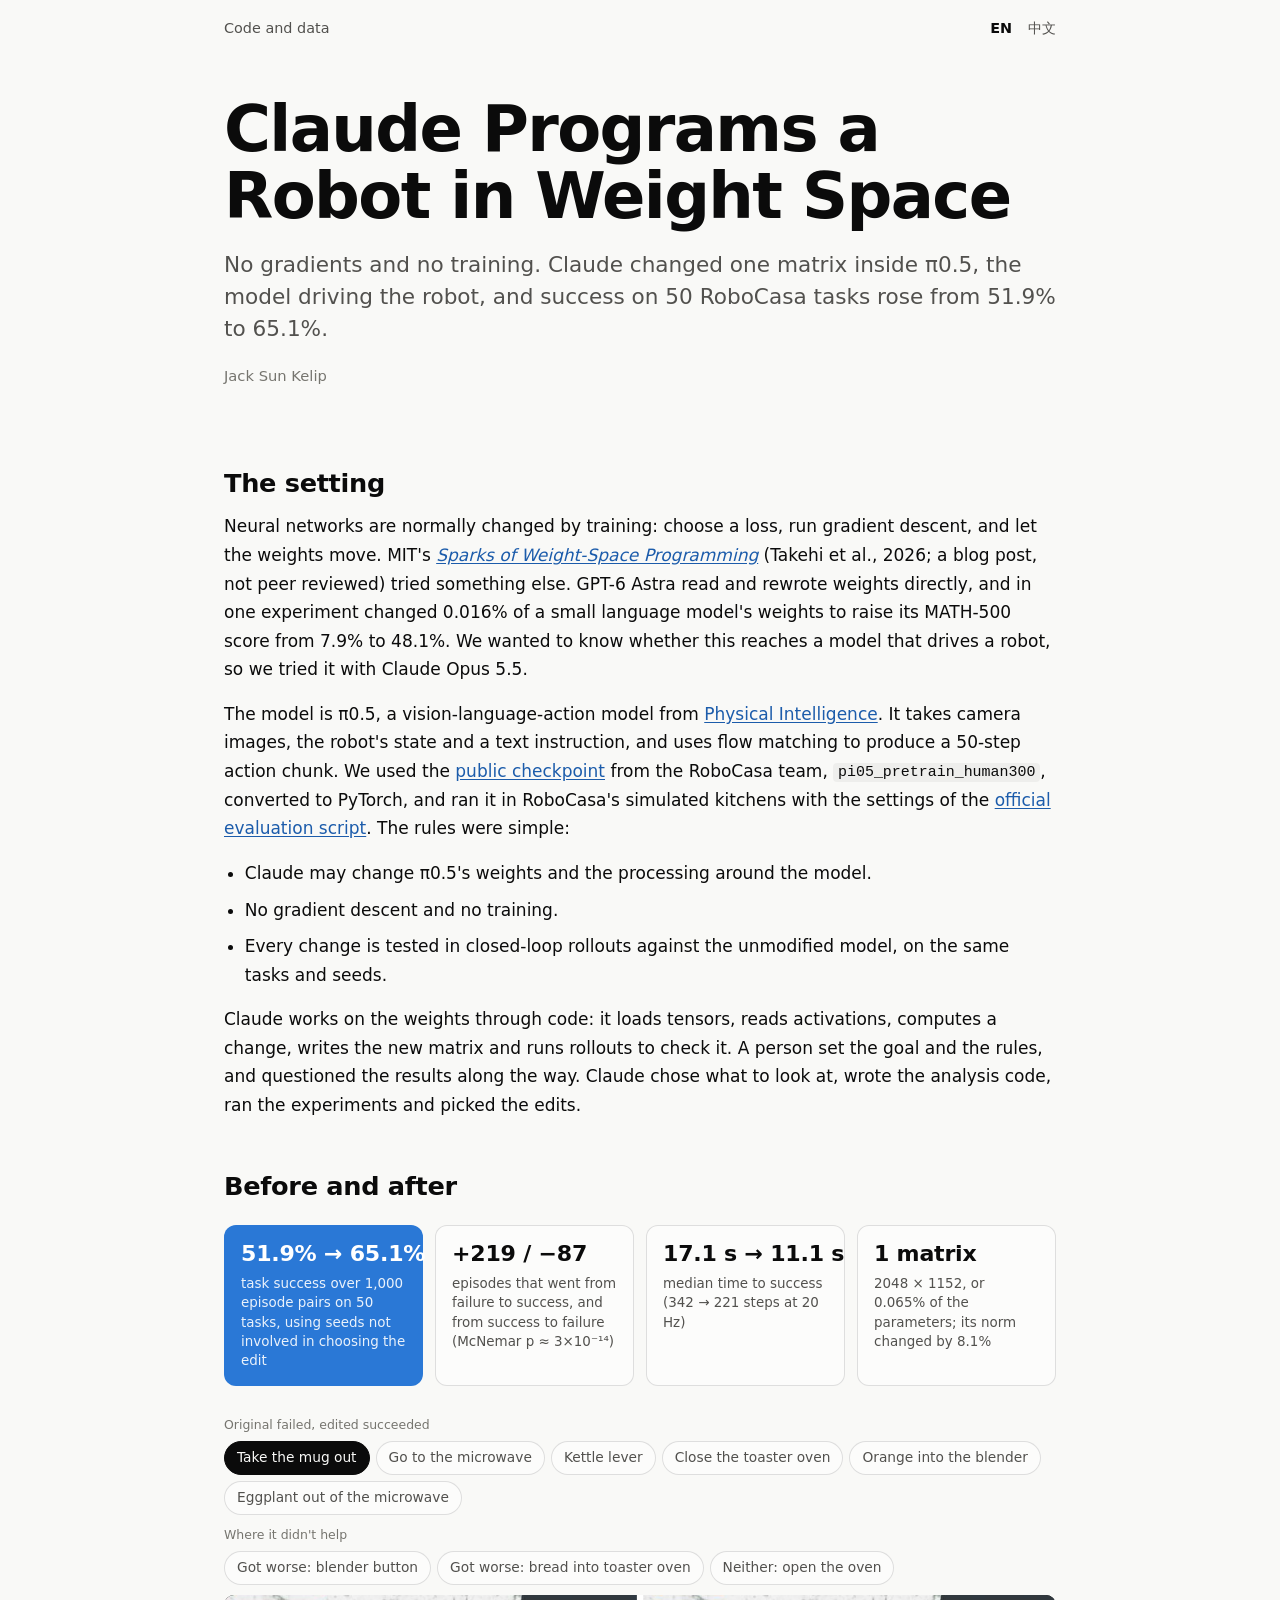
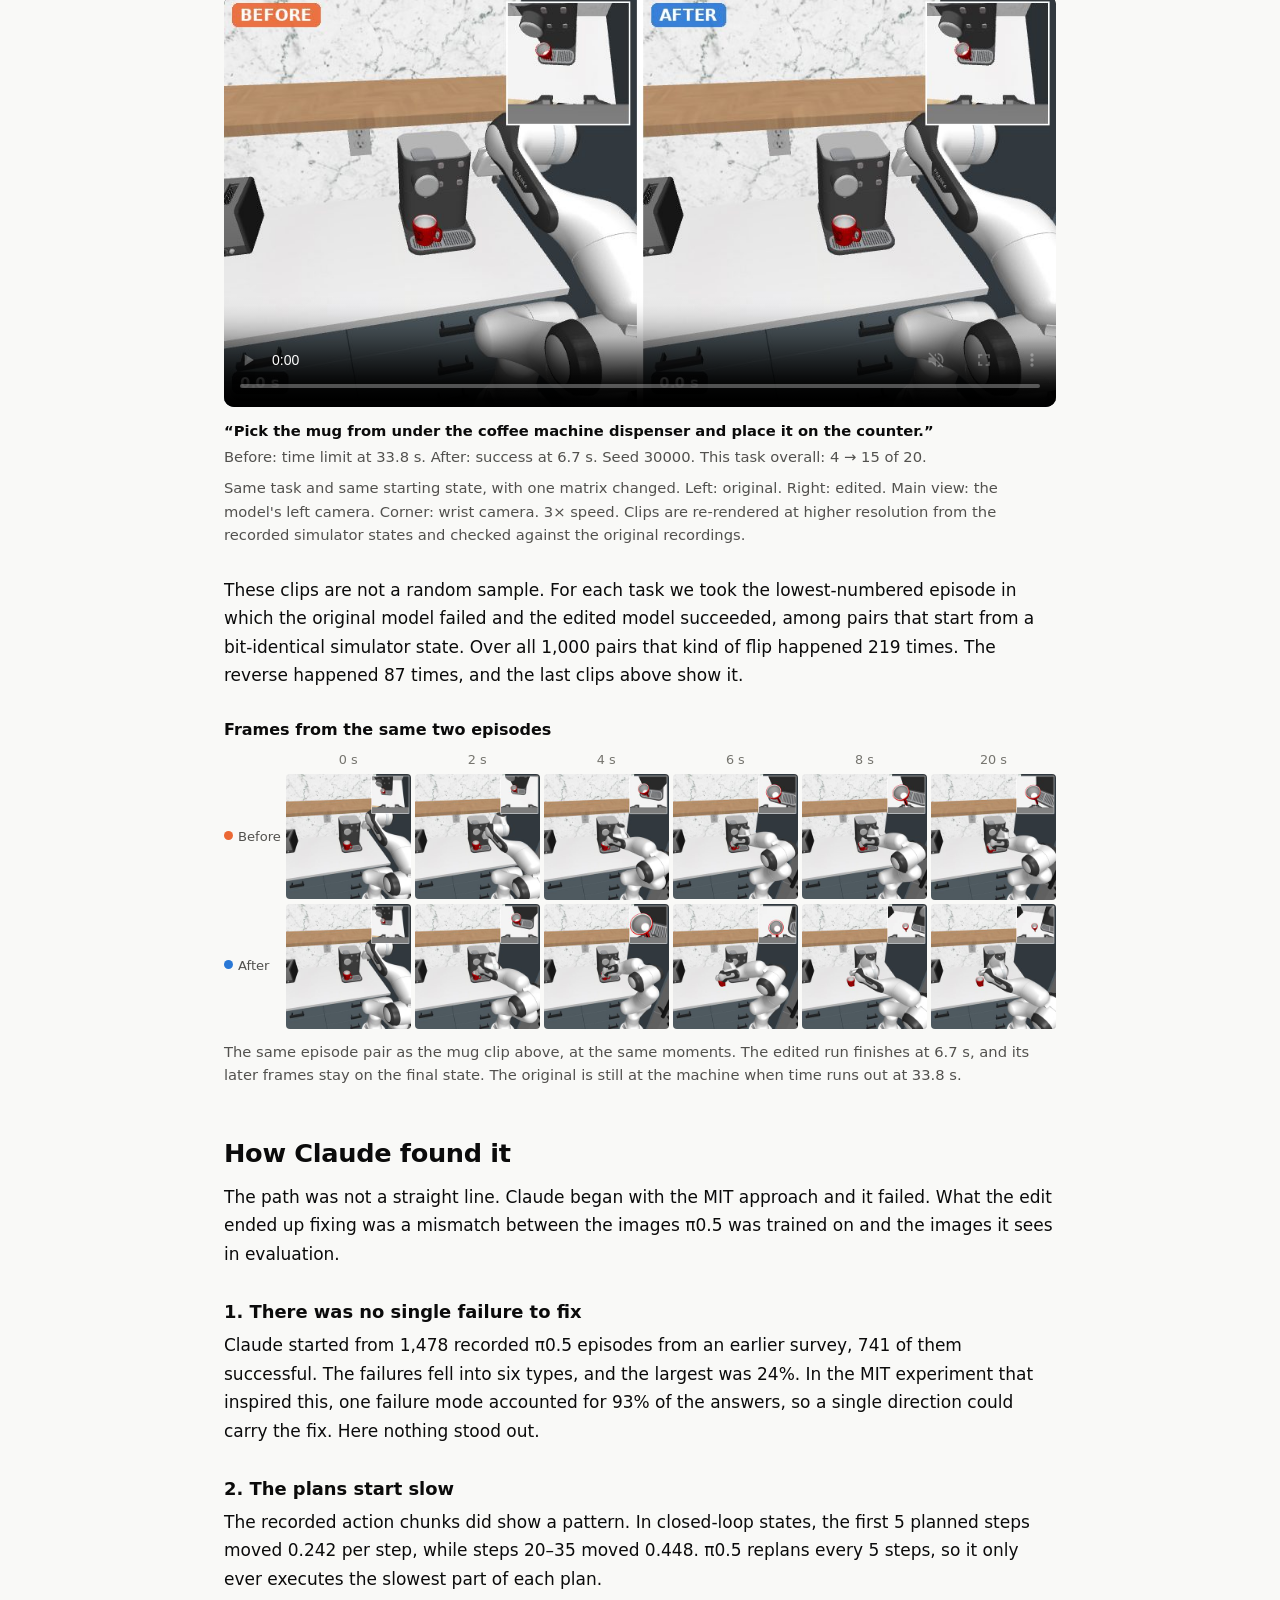
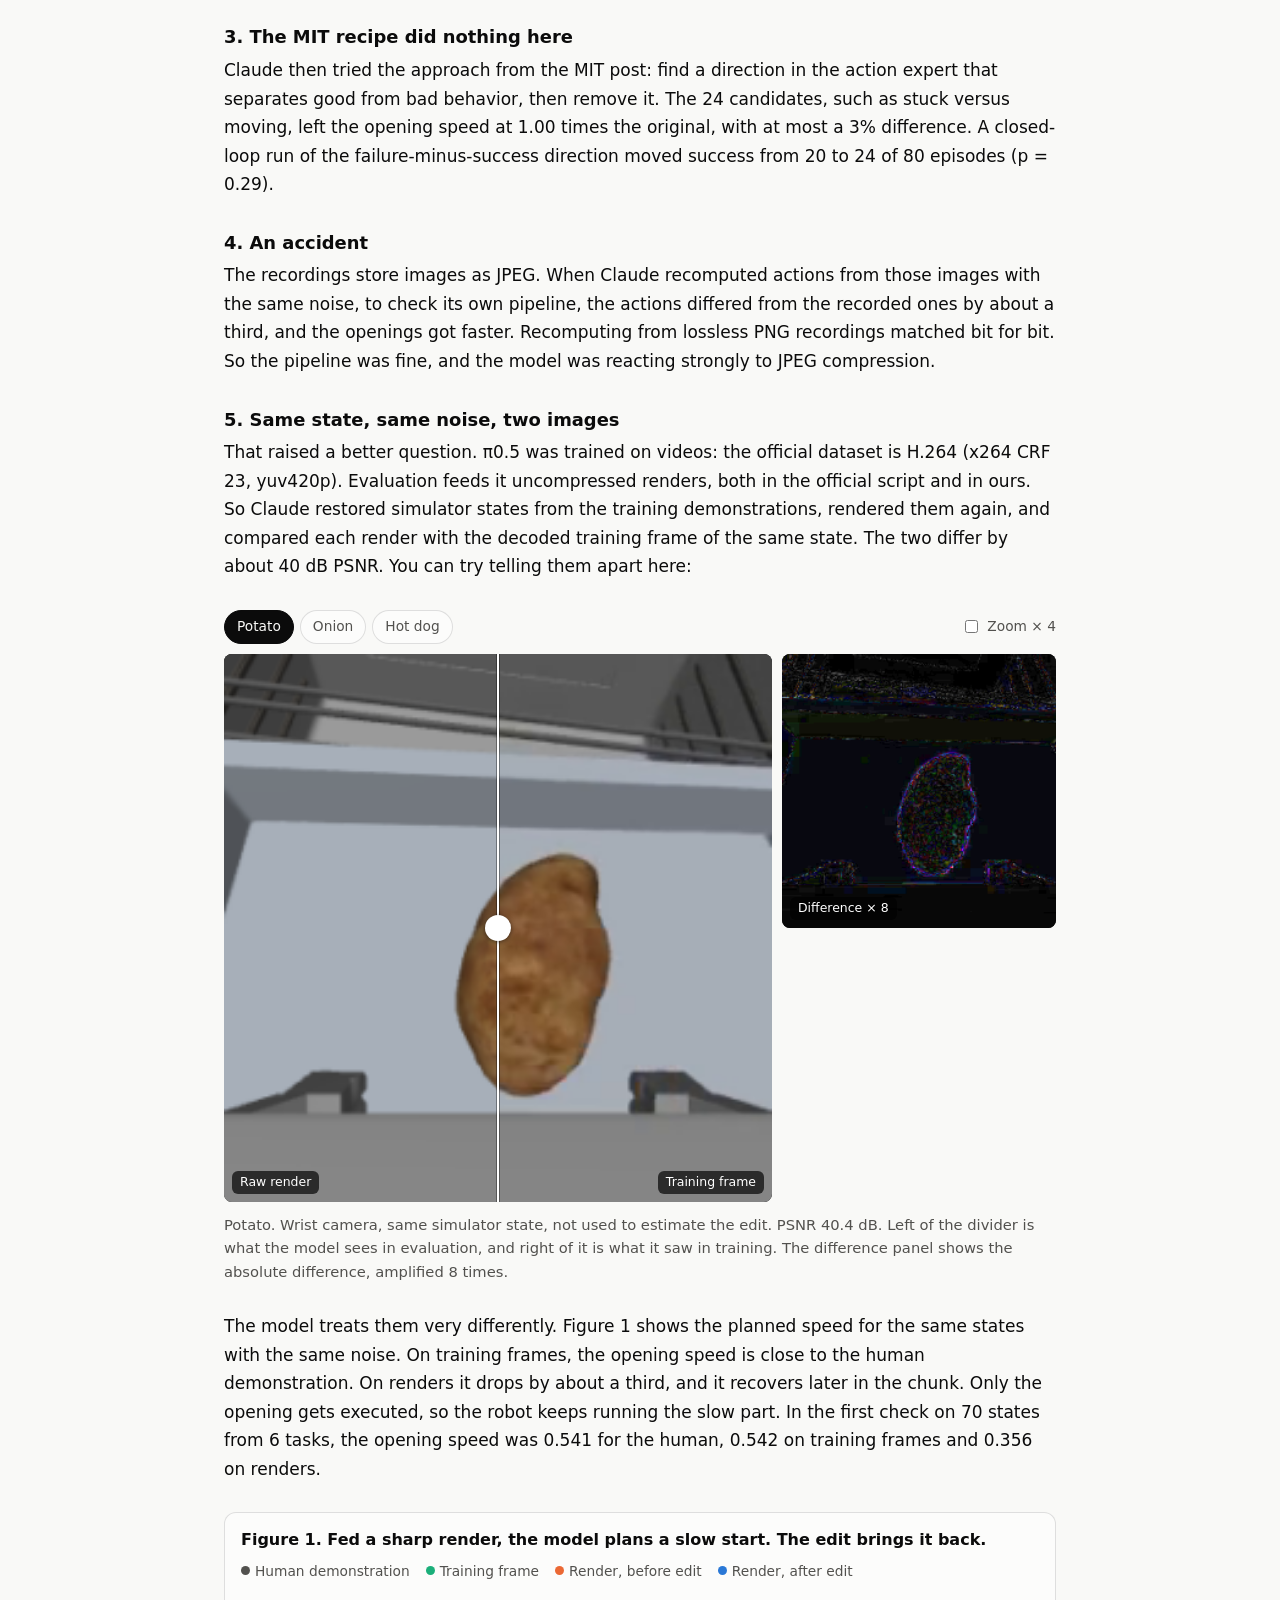
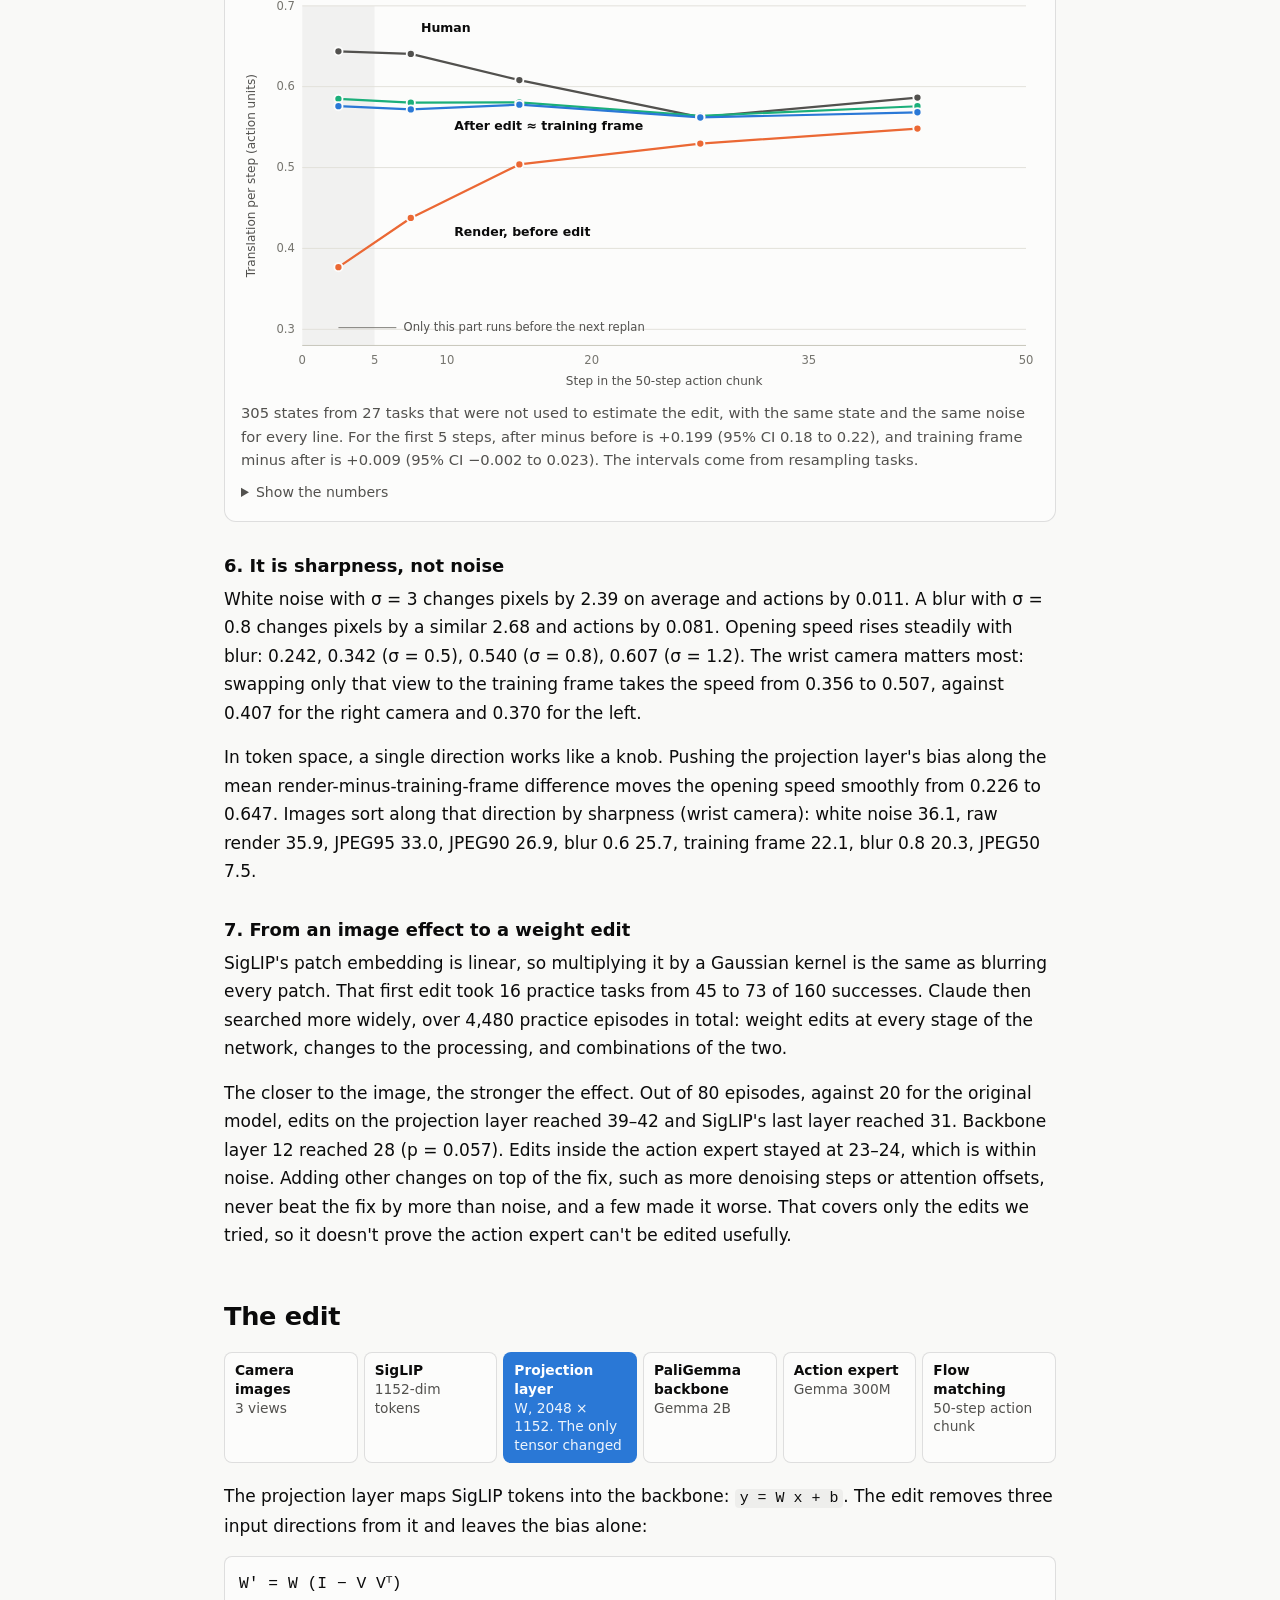
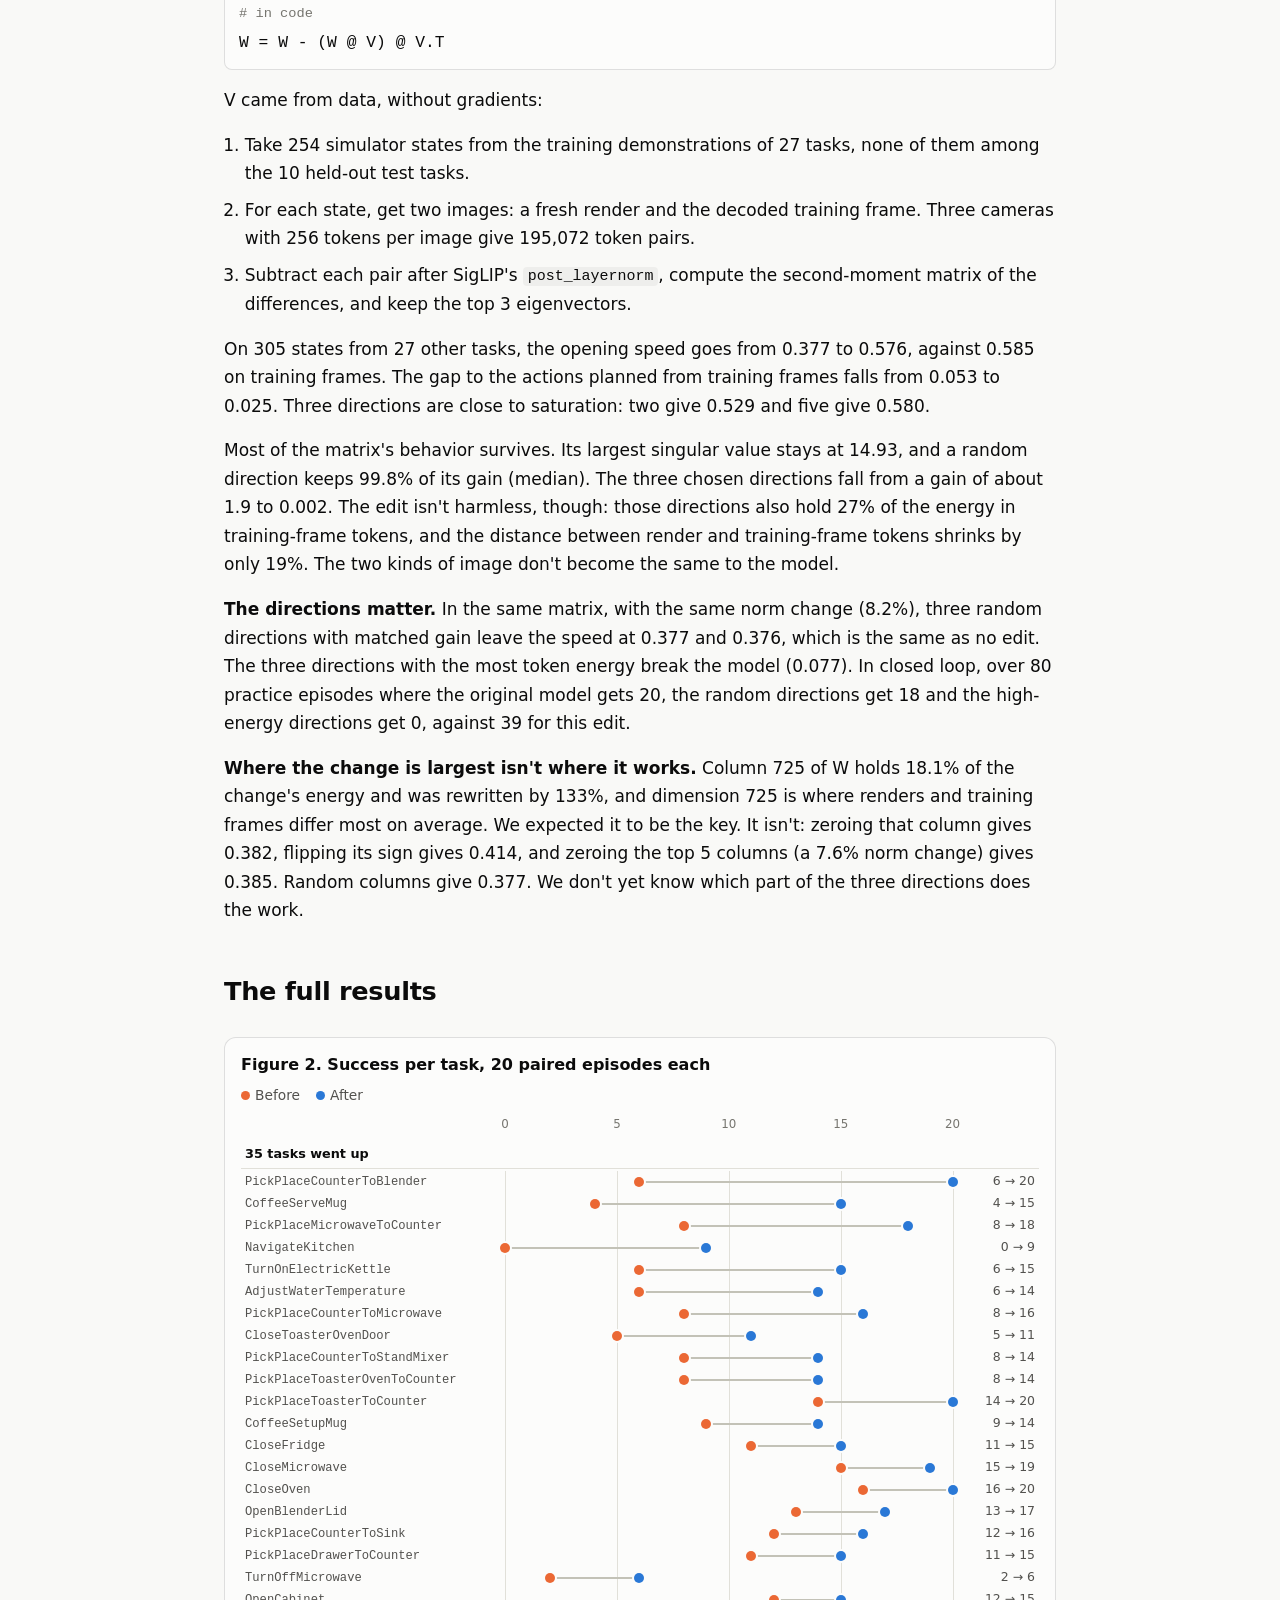
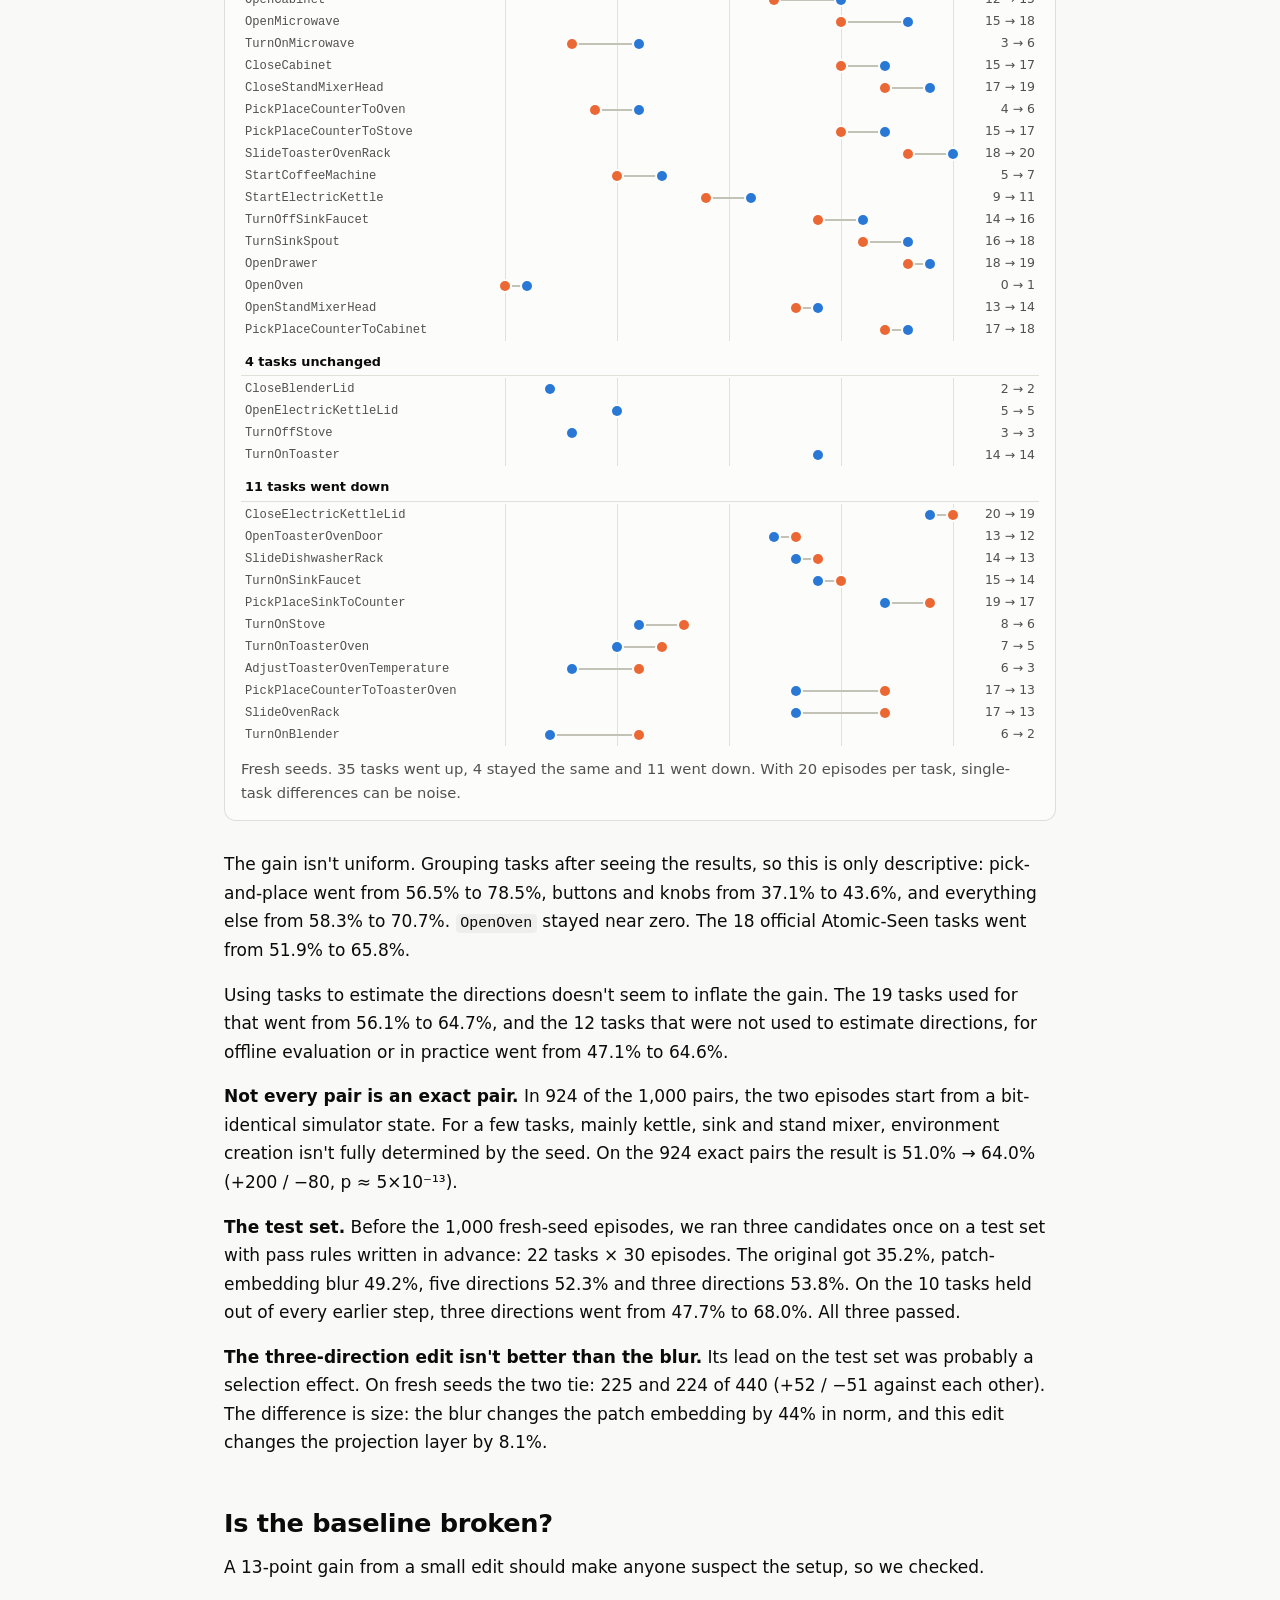
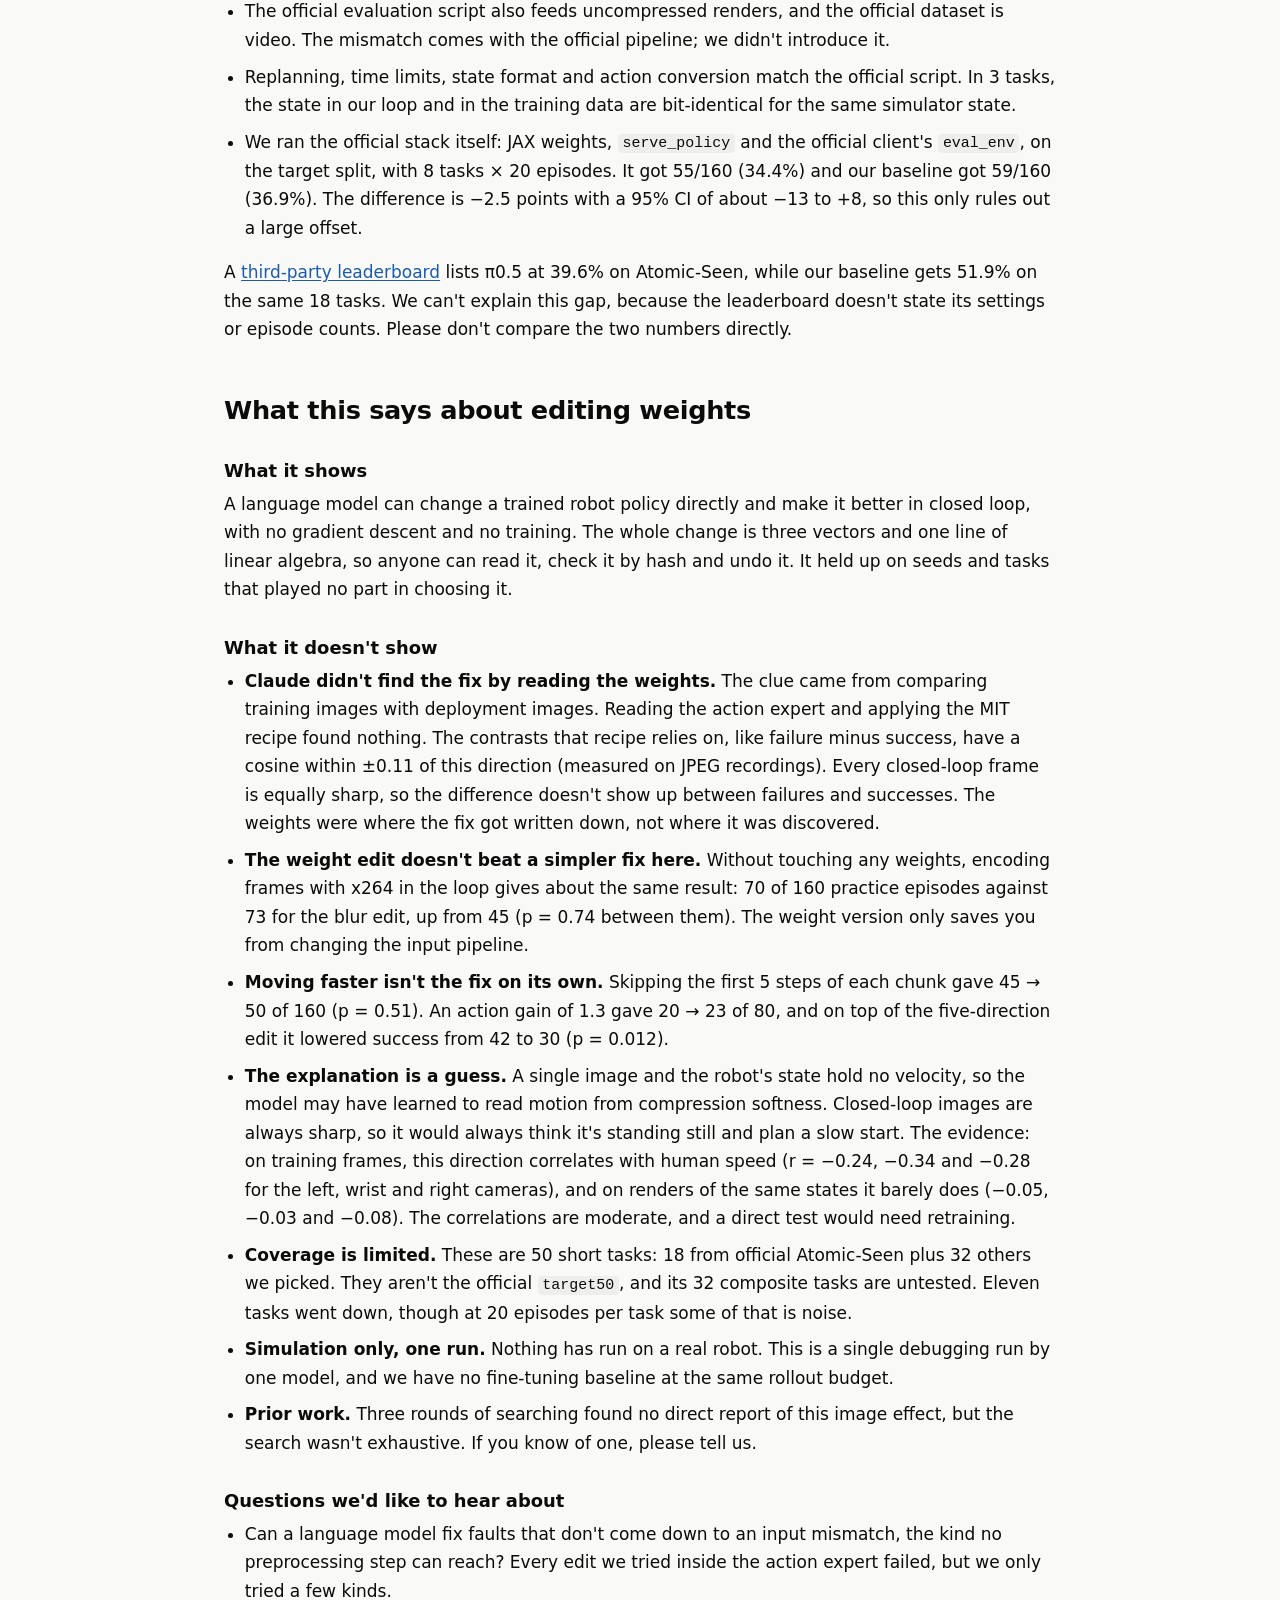
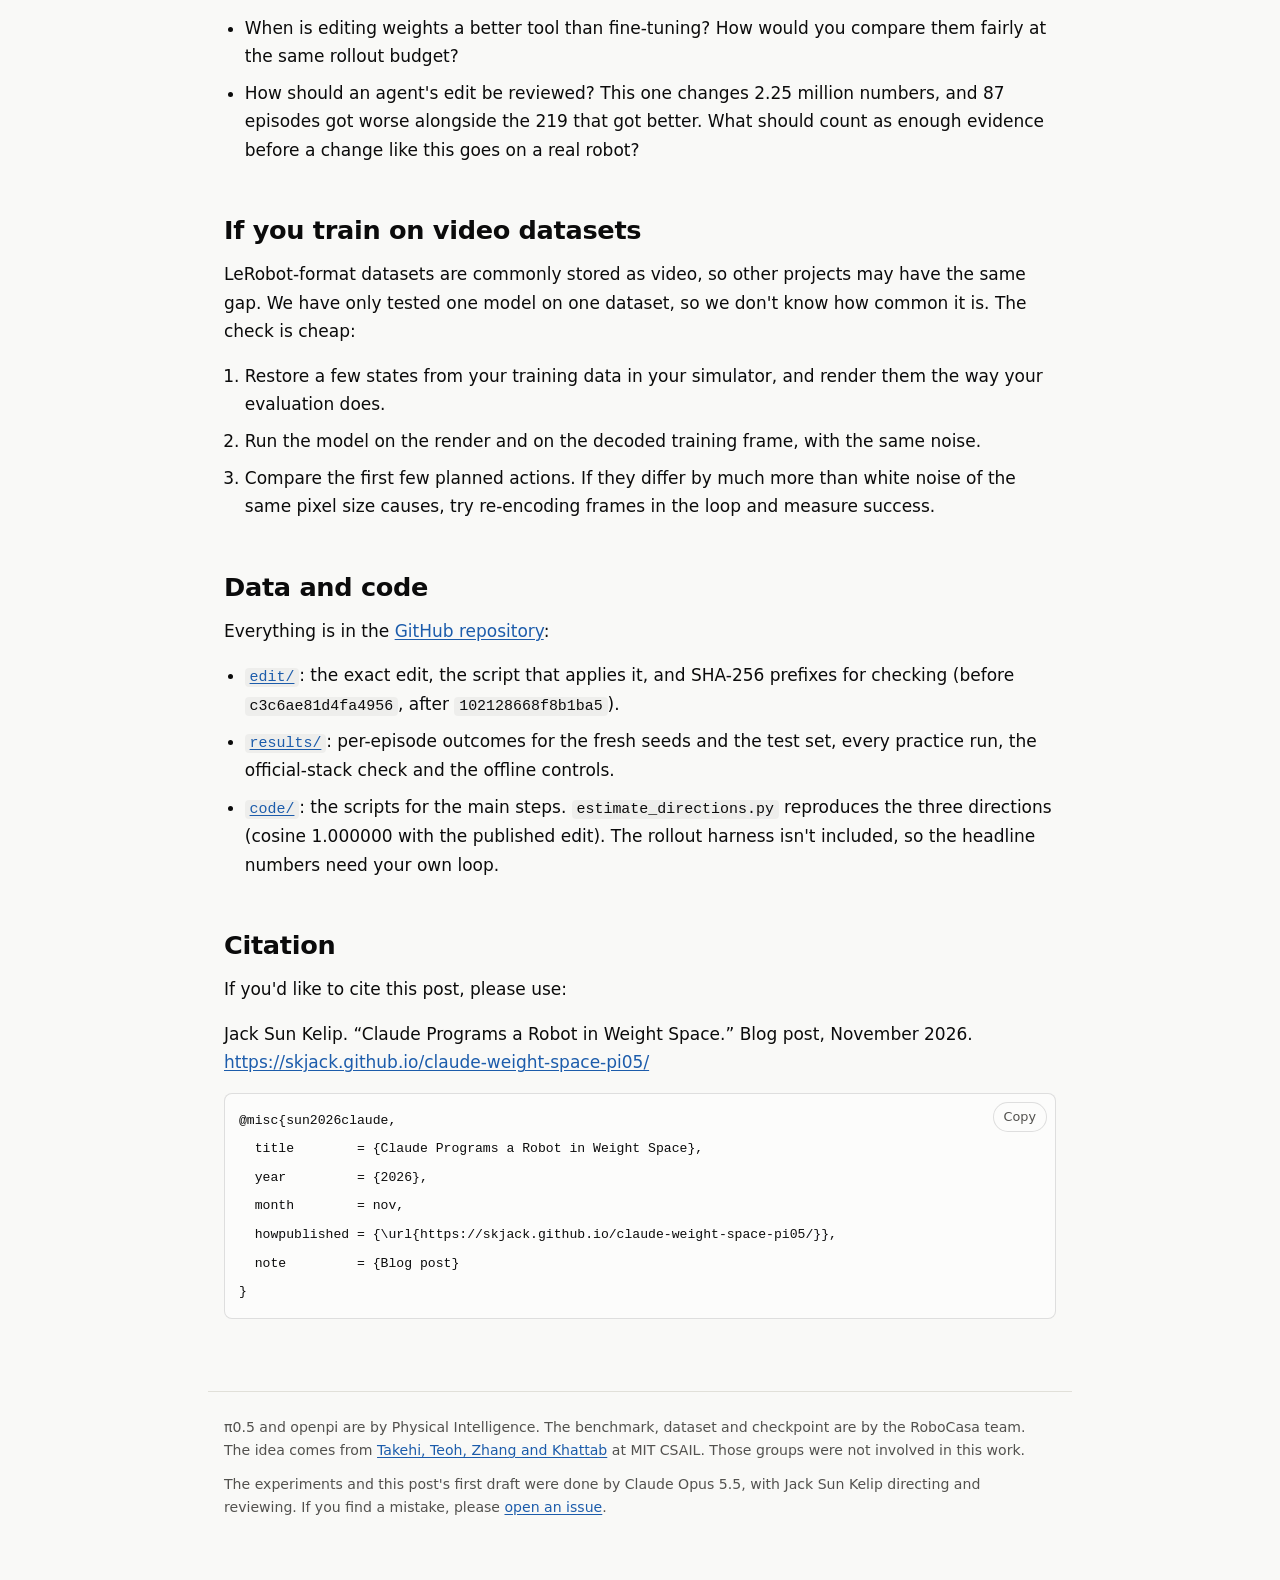
<file: index.html>
<!doctype html>
<html lang="en">
<head>
<meta charset="utf-8">
<meta name="viewport" content="width=device-width, initial-scale=1">
<title>Claude Programs a Robot in Weight Space</title>
<meta name="description" content="No gradients and no training. Claude changed one matrix inside π0.5, the model driving the robot, and success on 50 RoboCasa tasks rose from 51.9% to 65.1%.">
<meta property="og:type" content="article">
<meta property="og:title" content="Claude Programs a Robot in Weight Space">
<meta property="og:description" content="No gradients and no training. Claude changed one matrix inside π0.5, the model driving the robot, and success on 50 RoboCasa tasks rose from 51.9% to 65.1%.">
<meta property="og:url" content="https://skjack.github.io/claude-weight-space-pi05/">
<meta property="og:image" content="https://skjack.github.io/claude-weight-space-pi05/assets/img/card.jpg">
<meta name="twitter:card" content="summary_large_image">
<link rel="alternate" hreflang="en" href="https://skjack.github.io/claude-weight-space-pi05/">
<link rel="alternate" hreflang="zh" href="https://skjack.github.io/claude-weight-space-pi05/zh.html">
<link rel="icon" href="data:image/svg+xml,%3Csvg xmlns='http://www.w3.org/2000/svg' viewBox='0 0 32 32'%3E%3Crect width='32' height='32' rx='7' fill='%232a78d6'/%3E%3Cpath d='M9 22V10l14 12V10' fill='none' stroke='white' stroke-width='3' stroke-linecap='round' stroke-linejoin='round'/%3E%3C/svg%3E">
<link rel="stylesheet" href="assets/site.css">
</head>
<body lang="en">
<div class="topbar">
  <a href="https://github.com/skJack/claude-weight-space-pi05">Code and data</a>
  <nav><span class="lang-current">EN</span><a href="zh.html" hreflang="zh">中文</a></nav>
</div>
<main>
<header class="hero">
  <h1>Claude Programs a Robot in Weight Space</h1>
  <p class="deck">No gradients and no training. Claude changed one matrix inside π0.5, the model driving the robot, and success on 50 RoboCasa tasks rose from 51.9% to 65.1%.</p>
  <p class="byline">Jack Sun Kelip</p>
</header>

<h2 id="setting">The setting</h2>

<p>Neural networks are normally changed by training: choose a loss, run gradient descent, and let the weights move. MIT's <a href="https://rikiyat.github.io/blog/weight-space-programming/"><em>Sparks of Weight-Space Programming</em></a> (Takehi et al., 2026; a blog post, not peer reviewed) tried something else. GPT-6 Astra read and rewrote weights directly, and in one experiment changed 0.016% of a small language model's weights to raise its MATH-500 score from 7.9% to 48.1%. We wanted to know whether this reaches a model that drives a robot, so we tried it with Claude Opus 5.5.</p>

<p>The model is π0.5, a vision-language-action model from <a href="https://github.com/Physical-Intelligence/openpi">Physical Intelligence</a>. It takes camera images, the robot's state and a text instruction, and uses flow matching to produce a 50-step action chunk. We used the <a href="https://huggingface.co/robocasa/robocasa365_checkpoints">public checkpoint</a> from the RoboCasa team, <code>pi05_pretrain_human300</code>, converted to PyTorch, and ran it in RoboCasa's simulated kitchens with the settings of the <a href="https://github.com/robocasa-benchmark/openpi">official evaluation script</a>. The rules were simple:</p>

<ul>
  <li>Claude may change π0.5's weights and the processing around the model.</li>
  <li>No gradient descent and no training.</li>
  <li>Every change is tested in closed-loop rollouts against the unmodified model, on the same tasks and seeds.</li>
</ul>

<p>Claude works on the weights through code: it loads tensors, reads activations, computes a change, writes the new matrix and runs rollouts to check it. A person set the goal and the rules, and questioned the results along the way. Claude chose what to look at, wrote the analysis code, ran the experiments and picked the edits.</p>

<h2 id="result">Before and after</h2>

<div class="tiles wide">
  <div class="tile lead"><b>51.9% → 65.1%</b><span>task success over 1,000 episode pairs on 50 tasks, using seeds not involved in choosing the edit</span></div>
  <div class="tile"><b>+219 / −87</b><span>episodes that went from failure to success, and from success to failure (McNemar p ≈ 3×10⁻¹⁴)</span></div>
  <div class="tile"><b>17.1 s → 11.1 s</b><span>median time to success (342 → 221 steps at 20 Hz)</span></div>
  <div class="tile"><b>1 matrix</b><span>2048 × 1152, or 0.065% of the parameters; its norm changed by 8.1%</span></div>
</div>

<figure class="wide gallery" data-gallery>
  <div class="tabs-group"><span class="tabs-label">Original failed, edited succeeded</span><div class="tabs"><button type="button" class="tab" aria-pressed="true" data-src="assets/video/coffee.mp4" data-poster="assets/video/coffee_poster.jpg" data-prompt="“Pick the mug from under the coffee machine dispenser and place it on the counter.”" data-meta="Before: time limit at 33.8 s. After: success at 6.7 s. Seed 30000. This task overall: 4 → 15 of 20.">Take the mug out</button><button type="button" class="tab" aria-pressed="false" data-src="assets/video/navigate.mp4" data-poster="assets/video/navigate_poster.jpg" data-prompt="“Navigate to the microwave.”" data-meta="Before: time limit at 33.8 s. After: success at 5.4 s. Seed 40004. This task overall: 0 → 9 of 20.">Go to the microwave</button><button type="button" class="tab" aria-pressed="false" data-src="assets/video/kettle.mp4" data-poster="assets/video/kettle_poster.jpg" data-prompt="“Press down the lever to turn on the electric kettle.”" data-meta="Before: time limit at 33.8 s. After: success at 5.8 s. Seed 30005. This task overall: 6 → 15 of 20.">Kettle lever</button><button type="button" class="tab" aria-pressed="false" data-src="assets/video/toaster.mp4" data-poster="assets/video/toaster_poster.jpg" data-prompt="“Close the toaster oven door.”" data-meta="Before: time limit at 33.8 s. After: success at 26.5 s. Seed 30001. This task overall: 5 → 11 of 20.">Close the toaster oven</button><button type="button" class="tab" aria-pressed="false" data-src="assets/video/blender.mp4" data-poster="assets/video/blender_poster.jpg" data-prompt="“Pick the orange from the counter and place it in the blender.”" data-meta="Before: time limit at 56.2 s. After: success at 36.7 s. Seed 40000. This task overall: 6 → 20 of 20.">Orange into the blender</button><button type="button" class="tab" aria-pressed="false" data-src="assets/video/microwave.mp4" data-poster="assets/video/microwave_poster.jpg" data-prompt="“Pick the eggplant from the microwave and place it on plate located on the counter.”" data-meta="Before: time limit at 56.2 s. After: success at 20.4 s. Seed 30001. This task overall: 8 → 18 of 20.">Eggplant out of the microwave</button></div></div>
  <div class="tabs-group"><span class="tabs-label">Where it didn't help</span><div class="tabs"><button type="button" class="tab" aria-pressed="false" data-src="assets/video/worse_blender.mp4" data-poster="assets/video/worse_blender_poster.jpg" data-prompt="“Turn on the blender by pressing the power button.”" data-meta="Before: success at 8.3 s. After: time limit at 22.5 s. Seed 30000. This task overall: 6 → 2 of 20.">Got worse: blender button</button><button type="button" class="tab" aria-pressed="false" data-src="assets/video/worse_toaster.mp4" data-poster="assets/video/worse_toaster_poster.jpg" data-prompt="“Place the bread on the rack of the toaster oven.”" data-meta="Before: success at 22.0 s. After: time limit at 33.8 s. Seed 40000. This task overall: 17 → 13 of 20.">Got worse: bread into toaster oven</button><button type="button" class="tab" aria-pressed="false" data-src="assets/video/both_oven.mp4" data-poster="assets/video/both_oven_poster.jpg" data-prompt="“Open the oven door.”" data-meta="Before: time limit at 22.5 s. After: time limit at 22.5 s. Seed 30000. This task overall: 0 → 1 of 20.">Neither: open the oven</button></div></div>
  <div class="video-frame"><video src="assets/video/coffee.mp4" poster="assets/video/coffee_poster.jpg" muted loop playsinline controls preload="metadata"></video></div>
  <figcaption><p class="clip-prompt">“Pick the mug from under the coffee machine dispenser and place it on the counter.”</p><p class="clip-meta">Before: time limit at 33.8 s. After: success at 6.7 s. Seed 30000. This task overall: 4 → 15 of 20.</p><p style="margin:.5rem 0 0">Same task and same starting state, with one matrix changed. Left: original. Right: edited. Main view: the model's left camera. Corner: wrist camera. 3× speed. Clips are re-rendered at higher resolution from the recorded simulator states and checked against the original recordings.</p></figcaption>
</figure>

<p>These clips are not a random sample. For each task we took the lowest-numbered episode in which the original model failed and the edited model succeeded, among pairs that start from a bit-identical simulator state. Over all 1,000 pairs that kind of flip happened 219 times. The reverse happened 87 times, and the last clips above show it.</p>

<figure class="wide">
  <p class="chart-title">Frames from the same two episodes</p>
  <div class="film"><div class="film-grid"><span></span><span class="film-time">0 s</span><span class="film-time">2 s</span><span class="film-time">4 s</span><span class="film-time">6 s</span><span class="film-time">8 s</span><span class="film-time">20 s</span><span class="film-row"><i class="key before"></i>Before</span><img src="assets/img/film/b0.jpg" alt="Before, 0 s" loading="lazy"><img src="assets/img/film/b2.jpg" alt="Before, 2 s" loading="lazy"><img src="assets/img/film/b4.jpg" alt="Before, 4 s" loading="lazy"><img src="assets/img/film/b6.jpg" alt="Before, 6 s" loading="lazy"><img src="assets/img/film/b8.jpg" alt="Before, 8 s" loading="lazy"><img src="assets/img/film/b20.jpg" alt="Before, 20 s" loading="lazy"><span class="film-row"><i class="key after"></i>After</span><img src="assets/img/film/e0.jpg" alt="After, 0 s" loading="lazy"><img src="assets/img/film/e2.jpg" alt="After, 2 s" loading="lazy"><img src="assets/img/film/e4.jpg" alt="After, 4 s" loading="lazy"><img src="assets/img/film/e6.jpg" alt="After, 6 s" loading="lazy"><img src="assets/img/film/e8.jpg" alt="After, 8 s" loading="lazy"><img src="assets/img/film/e20.jpg" alt="After, 20 s" loading="lazy"></div></div>
  <figcaption>The same episode pair as the mug clip above, at the same moments. The edited run finishes at 6.7 s, and its later frames stay on the final state. The original is still at the machine when time runs out at 33.8 s.</figcaption>
</figure>

<h2 id="process">How Claude found it</h2>

<p>The path was not a straight line. Claude began with the MIT approach and it failed. What the edit ended up fixing was a mismatch between the images π0.5 was trained on and the images it sees in evaluation.</p>

<h3>1. There was no single failure to fix</h3>
<p>Claude started from 1,478 recorded π0.5 episodes from an earlier survey, 741 of them successful. The failures fell into six types, and the largest was 24%. In the MIT experiment that inspired this, one failure mode accounted for 93% of the answers, so a single direction could carry the fix. Here nothing stood out.</p>

<h3>2. The plans start slow</h3>
<p>The recorded action chunks did show a pattern. In closed-loop states, the first 5 planned steps moved 0.242 per step, while steps 20–35 moved 0.448. π0.5 replans every 5 steps, so it only ever executes the slowest part of each plan.</p>

<h3>3. The MIT recipe did nothing here</h3>
<p>Claude then tried the approach from the MIT post: find a direction in the action expert that separates good from bad behavior, then remove it. The 24 candidates, such as stuck versus moving, left the opening speed at 1.00 times the original, with at most a 3% difference. A closed-loop run of the failure-minus-success direction moved success from 20 to 24 of 80 episodes (p = 0.29).</p>

<h3>4. An accident</h3>
<p>The recordings store images as JPEG. When Claude recomputed actions from those images with the same noise, to check its own pipeline, the actions differed from the recorded ones by about a third, and the openings got faster. Recomputing from lossless PNG recordings matched bit for bit. So the pipeline was fine, and the model was reacting strongly to JPEG compression.</p>

<h3>5. Same state, same noise, two images</h3>
<p>That raised a better question. π0.5 was trained on videos: the official dataset is H.264 (x264 CRF 23, yuv420p). Evaluation feeds it uncompressed renders, both in the official script and in ours. So Claude restored simulator states from the training demonstrations, rendered them again, and compared each render with the decoded training frame of the same state. The two differ by about 40 dB PSNR. You can try telling them apart here:</p>

<figure class="wide" data-compare>
  <div class="sample-tabs"><button type="button" class="tab" aria-pressed="true" data-raw="assets/img/pairs/potato_raw.png" data-mp4="assets/img/pairs/potato_mp4.png" data-diff="assets/img/pairs/potato_diff.png" data-x="56" data-y="56" data-caption="Potato. Wrist camera, same simulator state, not used to estimate the edit. PSNR 40.4 dB. Left of the divider is what the model sees in evaluation, and right of it is what it saw in training. The difference panel shows the absolute difference, amplified 8 times.">Potato</button><button type="button" class="tab" aria-pressed="false" data-raw="assets/img/pairs/onion_raw.png" data-mp4="assets/img/pairs/onion_mp4.png" data-diff="assets/img/pairs/onion_diff.png" data-x="50" data-y="82" data-caption="Onion. Wrist camera, same simulator state, not used to estimate the edit. PSNR 43.4 dB. Left of the divider is what the model sees in evaluation, and right of it is what it saw in training. The difference panel shows the absolute difference, amplified 8 times.">Onion</button><button type="button" class="tab" aria-pressed="false" data-raw="assets/img/pairs/hotdog_raw.png" data-mp4="assets/img/pairs/hotdog_mp4.png" data-diff="assets/img/pairs/hotdog_diff.png" data-x="82" data-y="50" data-caption="Hot dog. Wrist camera, same simulator state, not used to estimate the edit. PSNR 35.1 dB. Left of the divider is what the model sees in evaluation, and right of it is what it saw in training. The difference panel shows the absolute difference, amplified 8 times.">Hot dog</button><label class="zoom-toggle"><input type="checkbox">Zoom × 4</label></div>
  <div class="compare-grid">
    <div class="stage slider">
      <div class="zoomer"><img class="base" src="assets/img/pairs/potato_mp4.png" alt="Training frame"><img class="top" src="assets/img/pairs/potato_raw.png" alt="Raw render"></div>
      <div class="divider"></div>
      <input type="range" min="0" max="100" value="50" aria-label="Drag to compare">
      <span class="tag l">Raw render</span><span class="tag r">Training frame</span>
    </div>
    <div class="stage">
      <div class="zoomer"><img class="diff" src="assets/img/pairs/potato_diff.png" alt="Difference × 8"></div>
      <span class="tag l">Difference × 8</span>
    </div>
  </div>
  <figcaption class="pair-caption">Potato. Wrist camera, same simulator state, not used to estimate the edit. PSNR 40.4 dB. Left of the divider is what the model sees in evaluation, and right of it is what it saw in training. The difference panel shows the absolute difference, amplified 8 times.</figcaption>
</figure>

<p>The model treats them very differently. Figure 1 shows the planned speed for the same states with the same noise. On training frames, the opening speed is close to the human demonstration. On renders it drops by about a third, and it recovers later in the chunk. Only the opening gets executed, so the robot keeps running the slow part. In the first check on 70 states from 6 tasks, the opening speed was 0.541 for the human, 0.542 on training frames and 0.356 on renders.</p>

<figure class="wide card">
  <p class="chart-title">Figure 1. Fed a sharp render, the model plans a slow start. The edit brings it back.</p>
  <div class="legend"><span><i class="key human"></i>Human demonstration</span><span><i class="key train"></i>Training frame</span><span><i class="key before"></i>Render, before edit</span><span><i class="key after"></i>Render, after edit</span></div>
  <div class="linechart big" data-linechart='{&quot;vbw&quot;: 860, &quot;x0&quot;: 66, &quot;x1&quot;: 846, &quot;xs&quot;: [105.0, 183.0, 300.0, 495.0, 729.0], &quot;windows&quot;: [&quot;Steps 0–5&quot;, &quot;Steps 5–10&quot;, &quot;Steps 10–20&quot;, &quot;Steps 20–35&quot;, &quot;Steps 35–50&quot;], &quot;series&quot;: [{&quot;key&quot;: &quot;human&quot;, &quot;label&quot;: &quot;Human demonstration&quot;, &quot;values&quot;: [0.6438, 0.6406, 0.6082, 0.5624, 0.5865]}, {&quot;key&quot;: &quot;train&quot;, &quot;label&quot;: &quot;Training frame&quot;, &quot;values&quot;: [0.585, 0.5802, 0.5807, 0.564, 0.5758]}, {&quot;key&quot;: &quot;before&quot;, &quot;label&quot;: &quot;Render, before edit&quot;, &quot;values&quot;: [0.3768, 0.4377, 0.5039, 0.5297, 0.5482]}, {&quot;key&quot;: &quot;after&quot;, &quot;label&quot;: &quot;Render, after edit&quot;, &quot;values&quot;: [0.576, 0.5719, 0.5778, 0.562, 0.5684]}]}'><svg viewBox="0 0 860 430" role="img" aria-label="Figure 1. Fed a sharp render, the model plans a slow start. The edit brings it back."><rect x="66.0" y="16" width="78.0" height="366" fill="var(--wash)"/><line x1="66" x2="846" y1="364.6" y2="364.6" stroke="var(--grid)" stroke-width="1"/><text class="tick" x="58" y="368.6" text-anchor="end">0.3</text><line x1="66" x2="846" y1="277.4" y2="277.4" stroke="var(--grid)" stroke-width="1"/><text class="tick" x="58" y="281.4" text-anchor="end">0.4</text><line x1="66" x2="846" y1="190.3" y2="190.3" stroke="var(--grid)" stroke-width="1"/><text class="tick" x="58" y="194.3" text-anchor="end">0.5</text><line x1="66" x2="846" y1="103.1" y2="103.1" stroke="var(--grid)" stroke-width="1"/><text class="tick" x="58" y="107.1" text-anchor="end">0.6</text><line x1="66" x2="846" y1="16.0" y2="16.0" stroke="var(--grid)" stroke-width="1"/><text class="tick" x="58" y="20.0" text-anchor="end">0.7</text><line x1="66" x2="846" y1="382" y2="382" stroke="var(--axis)" stroke-width="1"/><text class="tick" x="66.0" y="402" text-anchor="middle">0</text><text class="tick" x="144.0" y="402" text-anchor="middle">5</text><text class="tick" x="222.0" y="402" text-anchor="middle">10</text><text class="tick" x="378.0" y="402" text-anchor="middle">20</text><text class="tick" x="612.0" y="402" text-anchor="middle">35</text><text class="tick" x="846.0" y="402" text-anchor="middle">50</text><text class="axis-label" x="456.0" y="425" text-anchor="middle">Step in the 50-step action chunk</text><text class="axis-label" transform="translate(15 199.0) rotate(-90)" text-anchor="middle">Translation per step (action units)</text><polyline points="105.0,65.0 183.0,67.8 300.0,96.0 495.0,135.9 729.0,114.9" fill="none" stroke="var(--human)" stroke-width="2.4" stroke-linejoin="round" stroke-linecap="round"/><polyline points="105.0,116.2 183.0,120.4 300.0,120.0 495.0,134.5 729.0,124.2" fill="none" stroke="var(--train)" stroke-width="2.4" stroke-linejoin="round" stroke-linecap="round"/><polyline points="105.0,297.6 183.0,244.6 300.0,186.9 495.0,164.4 729.0,148.3" fill="none" stroke="var(--before)" stroke-width="2.4" stroke-linejoin="round" stroke-linecap="round"/><polyline points="105.0,124.1 183.0,127.6 300.0,122.5 495.0,136.3 729.0,130.7" fill="none" stroke="var(--after)" stroke-width="2.4" stroke-linejoin="round" stroke-linecap="round"/><circle cx="105.0" cy="65.0" r="4.4" fill="var(--human)" stroke="var(--surface)" stroke-width="2"/><circle cx="183.0" cy="67.8" r="4.4" fill="var(--human)" stroke="var(--surface)" stroke-width="2"/><circle cx="300.0" cy="96.0" r="4.4" fill="var(--human)" stroke="var(--surface)" stroke-width="2"/><circle cx="495.0" cy="135.9" r="4.4" fill="var(--human)" stroke="var(--surface)" stroke-width="2"/><circle cx="729.0" cy="114.9" r="4.4" fill="var(--human)" stroke="var(--surface)" stroke-width="2"/><circle cx="105.0" cy="116.2" r="4.4" fill="var(--train)" stroke="var(--surface)" stroke-width="2"/><circle cx="183.0" cy="120.4" r="4.4" fill="var(--train)" stroke="var(--surface)" stroke-width="2"/><circle cx="300.0" cy="120.0" r="4.4" fill="var(--train)" stroke="var(--surface)" stroke-width="2"/><circle cx="495.0" cy="134.5" r="4.4" fill="var(--train)" stroke="var(--surface)" stroke-width="2"/><circle cx="729.0" cy="124.2" r="4.4" fill="var(--train)" stroke="var(--surface)" stroke-width="2"/><circle cx="105.0" cy="297.6" r="4.4" fill="var(--before)" stroke="var(--surface)" stroke-width="2"/><circle cx="183.0" cy="244.6" r="4.4" fill="var(--before)" stroke="var(--surface)" stroke-width="2"/><circle cx="300.0" cy="186.9" r="4.4" fill="var(--before)" stroke="var(--surface)" stroke-width="2"/><circle cx="495.0" cy="164.4" r="4.4" fill="var(--before)" stroke="var(--surface)" stroke-width="2"/><circle cx="729.0" cy="148.3" r="4.4" fill="var(--before)" stroke="var(--surface)" stroke-width="2"/><circle cx="105.0" cy="124.1" r="4.4" fill="var(--after)" stroke="var(--surface)" stroke-width="2"/><circle cx="183.0" cy="127.6" r="4.4" fill="var(--after)" stroke="var(--surface)" stroke-width="2"/><circle cx="300.0" cy="122.5" r="4.4" fill="var(--after)" stroke="var(--surface)" stroke-width="2"/><circle cx="495.0" cy="136.3" r="4.4" fill="var(--after)" stroke="var(--surface)" stroke-width="2"/><circle cx="729.0" cy="130.7" r="4.4" fill="var(--after)" stroke="var(--surface)" stroke-width="2"/><text class="direct" x="229.8" y="264.4">Render, before edit</text><text class="direct" x="229.8" y="150.2">After edit ≈ training frame</text><text class="direct" x="193.9" y="43.9">Human</text><line x1="105.0" x2="167.4" y1="362.8" y2="362.8" stroke="var(--muted)" stroke-width="1"/><text class="note" x="175.2" y="366.8">Only this part runs before the next replan</text><line class="guide" x1="0" x2="0" y1="16" y2="382" stroke="var(--muted)" stroke-width="1" opacity="0"/></svg><div class="tooltip"></div></div><div class="linechart small" data-linechart='{&quot;vbw&quot;: 430, &quot;x0&quot;: 58, &quot;x1&quot;: 420, &quot;xs&quot;: [76.1, 112.3, 166.6, 257.1, 365.7], &quot;windows&quot;: [&quot;Steps 0–5&quot;, &quot;Steps 5–10&quot;, &quot;Steps 10–20&quot;, &quot;Steps 20–35&quot;, &quot;Steps 35–50&quot;], &quot;series&quot;: [{&quot;key&quot;: &quot;human&quot;, &quot;label&quot;: &quot;Human demonstration&quot;, &quot;values&quot;: [0.6438, 0.6406, 0.6082, 0.5624, 0.5865]}, {&quot;key&quot;: &quot;train&quot;, &quot;label&quot;: &quot;Training frame&quot;, &quot;values&quot;: [0.585, 0.5802, 0.5807, 0.564, 0.5758]}, {&quot;key&quot;: &quot;before&quot;, &quot;label&quot;: &quot;Render, before edit&quot;, &quot;values&quot;: [0.3768, 0.4377, 0.5039, 0.5297, 0.5482]}, {&quot;key&quot;: &quot;after&quot;, &quot;label&quot;: &quot;Render, after edit&quot;, &quot;values&quot;: [0.576, 0.5719, 0.5778, 0.562, 0.5684]}]}'><svg viewBox="0 0 430 400" role="img" aria-label="Figure 1. Fed a sharp render, the model plans a slow start. The edit brings it back."><rect x="58.0" y="12" width="36.2" height="334" fill="var(--wash)"/><line x1="58" x2="420" y1="330.1" y2="330.1" stroke="var(--grid)" stroke-width="1"/><text class="tick" x="50" y="334.1" text-anchor="end">0.3</text><line x1="58" x2="420" y1="250.6" y2="250.6" stroke="var(--grid)" stroke-width="1"/><text class="tick" x="50" y="254.6" text-anchor="end">0.4</text><line x1="58" x2="420" y1="171.0" y2="171.0" stroke="var(--grid)" stroke-width="1"/><text class="tick" x="50" y="175.0" text-anchor="end">0.5</text><line x1="58" x2="420" y1="91.5" y2="91.5" stroke="var(--grid)" stroke-width="1"/><text class="tick" x="50" y="95.5" text-anchor="end">0.6</text><line x1="58" x2="420" y1="12.0" y2="12.0" stroke="var(--grid)" stroke-width="1"/><text class="tick" x="50" y="16.0" text-anchor="end">0.7</text><line x1="58" x2="420" y1="346" y2="346" stroke="var(--axis)" stroke-width="1"/><text class="tick" x="58.0" y="366" text-anchor="middle">0</text><text class="tick" x="130.4" y="366" text-anchor="middle">10</text><text class="tick" x="202.8" y="366" text-anchor="middle">20</text><text class="tick" x="311.4" y="366" text-anchor="middle">35</text><text class="tick" x="420.0" y="366" text-anchor="middle">50</text><text class="axis-label" x="239.0" y="389" text-anchor="middle">Step in the 50-step action chunk</text><text class="axis-label" transform="translate(15 179.0) rotate(-90)" text-anchor="middle">Translation per step (action units)</text><polyline points="76.1,56.7 112.3,59.2 166.6,85.0 257.1,121.4 365.7,102.3" fill="none" stroke="var(--human)" stroke-width="2.4" stroke-linejoin="round" stroke-linecap="round"/><polyline points="76.1,103.5 112.3,107.3 166.6,106.9 257.1,120.2 365.7,110.8" fill="none" stroke="var(--train)" stroke-width="2.4" stroke-linejoin="round" stroke-linecap="round"/><polyline points="76.1,269.0 112.3,220.6 166.6,167.9 257.1,147.4 365.7,132.7" fill="none" stroke="var(--before)" stroke-width="2.4" stroke-linejoin="round" stroke-linecap="round"/><polyline points="76.1,110.6 112.3,113.9 166.6,109.2 257.1,121.7 365.7,116.7" fill="none" stroke="var(--after)" stroke-width="2.4" stroke-linejoin="round" stroke-linecap="round"/><circle cx="76.1" cy="56.7" r="4.4" fill="var(--human)" stroke="var(--surface)" stroke-width="2"/><circle cx="112.3" cy="59.2" r="4.4" fill="var(--human)" stroke="var(--surface)" stroke-width="2"/><circle cx="166.6" cy="85.0" r="4.4" fill="var(--human)" stroke="var(--surface)" stroke-width="2"/><circle cx="257.1" cy="121.4" r="4.4" fill="var(--human)" stroke="var(--surface)" stroke-width="2"/><circle cx="365.7" cy="102.3" r="4.4" fill="var(--human)" stroke="var(--surface)" stroke-width="2"/><circle cx="76.1" cy="103.5" r="4.4" fill="var(--train)" stroke="var(--surface)" stroke-width="2"/><circle cx="112.3" cy="107.3" r="4.4" fill="var(--train)" stroke="var(--surface)" stroke-width="2"/><circle cx="166.6" cy="106.9" r="4.4" fill="var(--train)" stroke="var(--surface)" stroke-width="2"/><circle cx="257.1" cy="120.2" r="4.4" fill="var(--train)" stroke="var(--surface)" stroke-width="2"/><circle cx="365.7" cy="110.8" r="4.4" fill="var(--train)" stroke="var(--surface)" stroke-width="2"/><circle cx="76.1" cy="269.0" r="4.4" fill="var(--before)" stroke="var(--surface)" stroke-width="2"/><circle cx="112.3" cy="220.6" r="4.4" fill="var(--before)" stroke="var(--surface)" stroke-width="2"/><circle cx="166.6" cy="167.9" r="4.4" fill="var(--before)" stroke="var(--surface)" stroke-width="2"/><circle cx="257.1" cy="147.4" r="4.4" fill="var(--before)" stroke="var(--surface)" stroke-width="2"/><circle cx="365.7" cy="132.7" r="4.4" fill="var(--before)" stroke="var(--surface)" stroke-width="2"/><circle cx="76.1" cy="110.6" r="4.4" fill="var(--after)" stroke="var(--surface)" stroke-width="2"/><circle cx="112.3" cy="113.9" r="4.4" fill="var(--after)" stroke="var(--surface)" stroke-width="2"/><circle cx="166.6" cy="109.2" r="4.4" fill="var(--after)" stroke="var(--surface)" stroke-width="2"/><circle cx="257.1" cy="121.7" r="4.4" fill="var(--after)" stroke="var(--surface)" stroke-width="2"/><circle cx="365.7" cy="116.7" r="4.4" fill="var(--after)" stroke="var(--surface)" stroke-width="2"/><text class="direct" x="134.0" y="238.6">Render, before edit</text><text class="direct" x="117.4" y="37.4">Human</text><line x1="76.1" x2="105.1" y1="328.5" y2="328.5" stroke="var(--muted)" stroke-width="1"/><text class="note" x="108.7" y="332.5">Only this part runs before the next replan</text><line class="guide" x1="0" x2="0" y1="12" y2="346" stroke="var(--muted)" stroke-width="1" opacity="0"/></svg><div class="tooltip"></div></div>
  <figcaption>305 states from 27 tasks that were not used to estimate the edit, with the same state and the same noise for every line. For the first 5 steps, after minus before is +0.199 (95% CI 0.18 to 0.22), and training frame minus after is +0.009 (95% CI −0.002 to 0.023). The intervals come from resampling tasks.</figcaption>
  <details><summary>Show the numbers</summary><div class="data-table"><table><thead><tr><th>Steps</th><th>0–5</th><th>5–10</th><th>10–20</th><th>20–35</th><th>35–50</th></tr></thead><tbody><tr><td>Human demonstration</td><td>0.644</td><td>0.641</td><td>0.608</td><td>0.562</td><td>0.587</td></tr><tr><td>Training frame</td><td>0.585</td><td>0.580</td><td>0.581</td><td>0.564</td><td>0.576</td></tr><tr><td>Render, before edit</td><td>0.377</td><td>0.438</td><td>0.504</td><td>0.530</td><td>0.548</td></tr><tr><td>Render, after edit</td><td>0.576</td><td>0.572</td><td>0.578</td><td>0.562</td><td>0.568</td></tr></tbody></table></div></details>
</figure>

<h3>6. It is sharpness, not noise</h3>
<p>White noise with σ = 3 changes pixels by 2.39 on average and actions by 0.011. A blur with σ = 0.8 changes pixels by a similar 2.68 and actions by 0.081. Opening speed rises steadily with blur: 0.242, 0.342 (σ = 0.5), 0.540 (σ = 0.8), 0.607 (σ = 1.2). The wrist camera matters most: swapping only that view to the training frame takes the speed from 0.356 to 0.507, against 0.407 for the right camera and 0.370 for the left.</p>
<p>In token space, a single direction works like a knob. Pushing the projection layer's bias along the mean render-minus-training-frame difference moves the opening speed smoothly from 0.226 to 0.647. Images sort along that direction by sharpness (wrist camera): white noise 36.1, raw render 35.9, JPEG95 33.0, JPEG90 26.9, blur 0.6 25.7, training frame 22.1, blur 0.8 20.3, JPEG50 7.5.</p>

<h3>7. From an image effect to a weight edit</h3>
<p>SigLIP's patch embedding is linear, so multiplying it by a Gaussian kernel is the same as blurring every patch. That first edit took 16 practice tasks from 45 to 73 of 160 successes. Claude then searched more widely, over 4,480 practice episodes in total: weight edits at every stage of the network, changes to the processing, and combinations of the two.</p>
<p>The closer to the image, the stronger the effect. Out of 80 episodes, against 20 for the original model, edits on the projection layer reached 39–42 and SigLIP's last layer reached 31. Backbone layer 12 reached 28 (p = 0.057). Edits inside the action expert stayed at 23–24, which is within noise. Adding other changes on top of the fix, such as more denoising steps or attention offsets, never beat the fix by more than noise, and a few made it worse. That covers only the edits we tried, so it doesn't prove the action expert can't be edited usefully.</p>

<h2 id="edit">The edit</h2>

<div class="pipe wide">
  <div><b>Camera images</b>3 views</div>
  <div><b>SigLIP</b>1152-dim tokens</div>
  <div class="edited"><b>Projection layer</b>W, 2048 × 1152. The only tensor changed</div>
  <div><b>PaliGemma backbone</b>Gemma 2B</div>
  <div><b>Action expert</b>Gemma 300M</div>
  <div><b>Flow matching</b>50-step action chunk</div>
</div>

<p>The projection layer maps SigLIP tokens into the backbone: <code>y = W x + b</code>. The edit removes three input directions from it and leaves the bias alone:</p>

<div class="formula">W′ = W (I − V Vᵀ)<br><small># in code</small><br>W = W - (W @ V) @ V.T</div>

<p>V came from data, without gradients:</p>
<ol>
  <li>Take 254 simulator states from the training demonstrations of 27 tasks, none of them among the 10 held-out test tasks.</li>
  <li>For each state, get two images: a fresh render and the decoded training frame. Three cameras with 256 tokens per image give 195,072 token pairs.</li>
  <li>Subtract each pair after SigLIP's <code>post_layernorm</code>, compute the second-moment matrix of the differences, and keep the top 3 eigenvectors.</li>
</ol>

<p>On 305 states from 27 other tasks, the opening speed goes from 0.377 to 0.576, against 0.585 on training frames. The gap to the actions planned from training frames falls from 0.053 to 0.025. Three directions are close to saturation: two give 0.529 and five give 0.580.</p>

<p>Most of the matrix's behavior survives. Its largest singular value stays at 14.93, and a random direction keeps 99.8% of its gain (median). The three chosen directions fall from a gain of about 1.9 to 0.002. The edit isn't harmless, though: those directions also hold 27% of the energy in training-frame tokens, and the distance between render and training-frame tokens shrinks by only 19%. The two kinds of image don't become the same to the model.</p>

<p><strong>The directions matter.</strong> In the same matrix, with the same norm change (8.2%), three random directions with matched gain leave the speed at 0.377 and 0.376, which is the same as no edit. The three directions with the most token energy break the model (0.077). In closed loop, over 80 practice episodes where the original model gets 20, the random directions get 18 and the high-energy directions get 0, against 39 for this edit.</p>

<p><strong>Where the change is largest isn't where it works.</strong> Column 725 of W holds 18.1% of the change's energy and was rewritten by 133%, and dimension 725 is where renders and training frames differ most on average. We expected it to be the key. It isn't: zeroing that column gives 0.382, flipping its sign gives 0.414, and zeroing the top 5 columns (a 7.6% norm change) gives 0.385. Random columns give 0.377. We don't yet know which part of the three directions does the work.</p>

<h2 id="numbers">The full results</h2>

<figure class="wide card">
  <p class="chart-title">Figure 2. Success per task, 20 paired episodes each</p>
  <div class="legend"><span><i class="key before"></i>Before</span><span><i class="key after"></i>After</span></div>
  <div class="tasks"><div class="task-head"><span></span><div class="task-axis"><span style="left:0%">0</span><span style="left:25%">5</span><span style="left:50%">10</span><span style="left:75%">15</span><span style="left:100%">20</span></div><span></span></div><div class="task-group">35 tasks went up</div><div class="task-row" title="PickPlaceCounterToBlender: 6 → 20 / 20"><span class="task-name">PickPlaceCounterToBlender</span><div class="track"><div class="gridline" style="left:0%"></div><div class="gridline" style="left:25%"></div><div class="gridline" style="left:50%"></div><div class="gridline" style="left:75%"></div><div class="gridline" style="left:100%"></div><div class="seg" style="left:30%;width:70%"></div><div class="dot before" style="left:30%"></div><div class="dot after" style="left:100%"></div></div><span class="task-val">6 → 20</span></div><div class="task-row" title="CoffeeServeMug: 4 → 15 / 20"><span class="task-name">CoffeeServeMug</span><div class="track"><div class="gridline" style="left:0%"></div><div class="gridline" style="left:25%"></div><div class="gridline" style="left:50%"></div><div class="gridline" style="left:75%"></div><div class="gridline" style="left:100%"></div><div class="seg" style="left:20%;width:55%"></div><div class="dot before" style="left:20%"></div><div class="dot after" style="left:75%"></div></div><span class="task-val">4 → 15</span></div><div class="task-row" title="PickPlaceMicrowaveToCounter: 8 → 18 / 20"><span class="task-name">PickPlaceMicrowaveToCounter</span><div class="track"><div class="gridline" style="left:0%"></div><div class="gridline" style="left:25%"></div><div class="gridline" style="left:50%"></div><div class="gridline" style="left:75%"></div><div class="gridline" style="left:100%"></div><div class="seg" style="left:40%;width:50%"></div><div class="dot before" style="left:40%"></div><div class="dot after" style="left:90%"></div></div><span class="task-val">8 → 18</span></div><div class="task-row" title="NavigateKitchen: 0 → 9 / 20"><span class="task-name">NavigateKitchen</span><div class="track"><div class="gridline" style="left:0%"></div><div class="gridline" style="left:25%"></div><div class="gridline" style="left:50%"></div><div class="gridline" style="left:75%"></div><div class="gridline" style="left:100%"></div><div class="seg" style="left:0%;width:45%"></div><div class="dot before" style="left:0%"></div><div class="dot after" style="left:45%"></div></div><span class="task-val">0 → 9</span></div><div class="task-row" title="TurnOnElectricKettle: 6 → 15 / 20"><span class="task-name">TurnOnElectricKettle</span><div class="track"><div class="gridline" style="left:0%"></div><div class="gridline" style="left:25%"></div><div class="gridline" style="left:50%"></div><div class="gridline" style="left:75%"></div><div class="gridline" style="left:100%"></div><div class="seg" style="left:30%;width:45%"></div><div class="dot before" style="left:30%"></div><div class="dot after" style="left:75%"></div></div><span class="task-val">6 → 15</span></div><div class="task-row" title="AdjustWaterTemperature: 6 → 14 / 20"><span class="task-name">AdjustWaterTemperature</span><div class="track"><div class="gridline" style="left:0%"></div><div class="gridline" style="left:25%"></div><div class="gridline" style="left:50%"></div><div class="gridline" style="left:75%"></div><div class="gridline" style="left:100%"></div><div class="seg" style="left:30%;width:40%"></div><div class="dot before" style="left:30%"></div><div class="dot after" style="left:70%"></div></div><span class="task-val">6 → 14</span></div><div class="task-row" title="PickPlaceCounterToMicrowave: 8 → 16 / 20"><span class="task-name">PickPlaceCounterToMicrowave</span><div class="track"><div class="gridline" style="left:0%"></div><div class="gridline" style="left:25%"></div><div class="gridline" style="left:50%"></div><div class="gridline" style="left:75%"></div><div class="gridline" style="left:100%"></div><div class="seg" style="left:40%;width:40%"></div><div class="dot before" style="left:40%"></div><div class="dot after" style="left:80%"></div></div><span class="task-val">8 → 16</span></div><div class="task-row" title="CloseToasterOvenDoor: 5 → 11 / 20"><span class="task-name">CloseToasterOvenDoor</span><div class="track"><div class="gridline" style="left:0%"></div><div class="gridline" style="left:25%"></div><div class="gridline" style="left:50%"></div><div class="gridline" style="left:75%"></div><div class="gridline" style="left:100%"></div><div class="seg" style="left:25%;width:30%"></div><div class="dot before" style="left:25%"></div><div class="dot after" style="left:55%"></div></div><span class="task-val">5 → 11</span></div><div class="task-row" title="PickPlaceCounterToStandMixer: 8 → 14 / 20"><span class="task-name">PickPlaceCounterToStandMixer</span><div class="track"><div class="gridline" style="left:0%"></div><div class="gridline" style="left:25%"></div><div class="gridline" style="left:50%"></div><div class="gridline" style="left:75%"></div><div class="gridline" style="left:100%"></div><div class="seg" style="left:40%;width:30%"></div><div class="dot before" style="left:40%"></div><div class="dot after" style="left:70%"></div></div><span class="task-val">8 → 14</span></div><div class="task-row" title="PickPlaceToasterOvenToCounter: 8 → 14 / 20"><span class="task-name">PickPlaceToasterOvenToCounter</span><div class="track"><div class="gridline" style="left:0%"></div><div class="gridline" style="left:25%"></div><div class="gridline" style="left:50%"></div><div class="gridline" style="left:75%"></div><div class="gridline" style="left:100%"></div><div class="seg" style="left:40%;width:30%"></div><div class="dot before" style="left:40%"></div><div class="dot after" style="left:70%"></div></div><span class="task-val">8 → 14</span></div><div class="task-row" title="PickPlaceToasterToCounter: 14 → 20 / 20"><span class="task-name">PickPlaceToasterToCounter</span><div class="track"><div class="gridline" style="left:0%"></div><div class="gridline" style="left:25%"></div><div class="gridline" style="left:50%"></div><div class="gridline" style="left:75%"></div><div class="gridline" style="left:100%"></div><div class="seg" style="left:70%;width:30%"></div><div class="dot before" style="left:70%"></div><div class="dot after" style="left:100%"></div></div><span class="task-val">14 → 20</span></div><div class="task-row" title="CoffeeSetupMug: 9 → 14 / 20"><span class="task-name">CoffeeSetupMug</span><div class="track"><div class="gridline" style="left:0%"></div><div class="gridline" style="left:25%"></div><div class="gridline" style="left:50%"></div><div class="gridline" style="left:75%"></div><div class="gridline" style="left:100%"></div><div class="seg" style="left:45%;width:25%"></div><div class="dot before" style="left:45%"></div><div class="dot after" style="left:70%"></div></div><span class="task-val">9 → 14</span></div><div class="task-row" title="CloseFridge: 11 → 15 / 20"><span class="task-name">CloseFridge</span><div class="track"><div class="gridline" style="left:0%"></div><div class="gridline" style="left:25%"></div><div class="gridline" style="left:50%"></div><div class="gridline" style="left:75%"></div><div class="gridline" style="left:100%"></div><div class="seg" style="left:55%;width:20%"></div><div class="dot before" style="left:55%"></div><div class="dot after" style="left:75%"></div></div><span class="task-val">11 → 15</span></div><div class="task-row" title="CloseMicrowave: 15 → 19 / 20"><span class="task-name">CloseMicrowave</span><div class="track"><div class="gridline" style="left:0%"></div><div class="gridline" style="left:25%"></div><div class="gridline" style="left:50%"></div><div class="gridline" style="left:75%"></div><div class="gridline" style="left:100%"></div><div class="seg" style="left:75%;width:20%"></div><div class="dot before" style="left:75%"></div><div class="dot after" style="left:95%"></div></div><span class="task-val">15 → 19</span></div><div class="task-row" title="CloseOven: 16 → 20 / 20"><span class="task-name">CloseOven</span><div class="track"><div class="gridline" style="left:0%"></div><div class="gridline" style="left:25%"></div><div class="gridline" style="left:50%"></div><div class="gridline" style="left:75%"></div><div class="gridline" style="left:100%"></div><div class="seg" style="left:80%;width:20%"></div><div class="dot before" style="left:80%"></div><div class="dot after" style="left:100%"></div></div><span class="task-val">16 → 20</span></div><div class="task-row" title="OpenBlenderLid: 13 → 17 / 20"><span class="task-name">OpenBlenderLid</span><div class="track"><div class="gridline" style="left:0%"></div><div class="gridline" style="left:25%"></div><div class="gridline" style="left:50%"></div><div class="gridline" style="left:75%"></div><div class="gridline" style="left:100%"></div><div class="seg" style="left:65%;width:20%"></div><div class="dot before" style="left:65%"></div><div class="dot after" style="left:85%"></div></div><span class="task-val">13 → 17</span></div><div class="task-row" title="PickPlaceCounterToSink: 12 → 16 / 20"><span class="task-name">PickPlaceCounterToSink</span><div class="track"><div class="gridline" style="left:0%"></div><div class="gridline" style="left:25%"></div><div class="gridline" style="left:50%"></div><div class="gridline" style="left:75%"></div><div class="gridline" style="left:100%"></div><div class="seg" style="left:60%;width:20%"></div><div class="dot before" style="left:60%"></div><div class="dot after" style="left:80%"></div></div><span class="task-val">12 → 16</span></div><div class="task-row" title="PickPlaceDrawerToCounter: 11 → 15 / 20"><span class="task-name">PickPlaceDrawerToCounter</span><div class="track"><div class="gridline" style="left:0%"></div><div class="gridline" style="left:25%"></div><div class="gridline" style="left:50%"></div><div class="gridline" style="left:75%"></div><div class="gridline" style="left:100%"></div><div class="seg" style="left:55%;width:20%"></div><div class="dot before" style="left:55%"></div><div class="dot after" style="left:75%"></div></div><span class="task-val">11 → 15</span></div><div class="task-row" title="TurnOffMicrowave: 2 → 6 / 20"><span class="task-name">TurnOffMicrowave</span><div class="track"><div class="gridline" style="left:0%"></div><div class="gridline" style="left:25%"></div><div class="gridline" style="left:50%"></div><div class="gridline" style="left:75%"></div><div class="gridline" style="left:100%"></div><div class="seg" style="left:10%;width:20%"></div><div class="dot before" style="left:10%"></div><div class="dot after" style="left:30%"></div></div><span class="task-val">2 → 6</span></div><div class="task-row" title="OpenCabinet: 12 → 15 / 20"><span class="task-name">OpenCabinet</span><div class="track"><div class="gridline" style="left:0%"></div><div class="gridline" style="left:25%"></div><div class="gridline" style="left:50%"></div><div class="gridline" style="left:75%"></div><div class="gridline" style="left:100%"></div><div class="seg" style="left:60%;width:15%"></div><div class="dot before" style="left:60%"></div><div class="dot after" style="left:75%"></div></div><span class="task-val">12 → 15</span></div><div class="task-row" title="OpenMicrowave: 15 → 18 / 20"><span class="task-name">OpenMicrowave</span><div class="track"><div class="gridline" style="left:0%"></div><div class="gridline" style="left:25%"></div><div class="gridline" style="left:50%"></div><div class="gridline" style="left:75%"></div><div class="gridline" style="left:100%"></div><div class="seg" style="left:75%;width:15%"></div><div class="dot before" style="left:75%"></div><div class="dot after" style="left:90%"></div></div><span class="task-val">15 → 18</span></div><div class="task-row" title="TurnOnMicrowave: 3 → 6 / 20"><span class="task-name">TurnOnMicrowave</span><div class="track"><div class="gridline" style="left:0%"></div><div class="gridline" style="left:25%"></div><div class="gridline" style="left:50%"></div><div class="gridline" style="left:75%"></div><div class="gridline" style="left:100%"></div><div class="seg" style="left:15%;width:15%"></div><div class="dot before" style="left:15%"></div><div class="dot after" style="left:30%"></div></div><span class="task-val">3 → 6</span></div><div class="task-row" title="CloseCabinet: 15 → 17 / 20"><span class="task-name">CloseCabinet</span><div class="track"><div class="gridline" style="left:0%"></div><div class="gridline" style="left:25%"></div><div class="gridline" style="left:50%"></div><div class="gridline" style="left:75%"></div><div class="gridline" style="left:100%"></div><div class="seg" style="left:75%;width:10%"></div><div class="dot before" style="left:75%"></div><div class="dot after" style="left:85%"></div></div><span class="task-val">15 → 17</span></div><div class="task-row" title="CloseStandMixerHead: 17 → 19 / 20"><span class="task-name">CloseStandMixerHead</span><div class="track"><div class="gridline" style="left:0%"></div><div class="gridline" style="left:25%"></div><div class="gridline" style="left:50%"></div><div class="gridline" style="left:75%"></div><div class="gridline" style="left:100%"></div><div class="seg" style="left:85%;width:10%"></div><div class="dot before" style="left:85%"></div><div class="dot after" style="left:95%"></div></div><span class="task-val">17 → 19</span></div><div class="task-row" title="PickPlaceCounterToOven: 4 → 6 / 20"><span class="task-name">PickPlaceCounterToOven</span><div class="track"><div class="gridline" style="left:0%"></div><div class="gridline" style="left:25%"></div><div class="gridline" style="left:50%"></div><div class="gridline" style="left:75%"></div><div class="gridline" style="left:100%"></div><div class="seg" style="left:20%;width:10%"></div><div class="dot before" style="left:20%"></div><div class="dot after" style="left:30%"></div></div><span class="task-val">4 → 6</span></div><div class="task-row" title="PickPlaceCounterToStove: 15 → 17 / 20"><span class="task-name">PickPlaceCounterToStove</span><div class="track"><div class="gridline" style="left:0%"></div><div class="gridline" style="left:25%"></div><div class="gridline" style="left:50%"></div><div class="gridline" style="left:75%"></div><div class="gridline" style="left:100%"></div><div class="seg" style="left:75%;width:10%"></div><div class="dot before" style="left:75%"></div><div class="dot after" style="left:85%"></div></div><span class="task-val">15 → 17</span></div><div class="task-row" title="SlideToasterOvenRack: 18 → 20 / 20"><span class="task-name">SlideToasterOvenRack</span><div class="track"><div class="gridline" style="left:0%"></div><div class="gridline" style="left:25%"></div><div class="gridline" style="left:50%"></div><div class="gridline" style="left:75%"></div><div class="gridline" style="left:100%"></div><div class="seg" style="left:90%;width:10%"></div><div class="dot before" style="left:90%"></div><div class="dot after" style="left:100%"></div></div><span class="task-val">18 → 20</span></div><div class="task-row" title="StartCoffeeMachine: 5 → 7 / 20"><span class="task-name">StartCoffeeMachine</span><div class="track"><div class="gridline" style="left:0%"></div><div class="gridline" style="left:25%"></div><div class="gridline" style="left:50%"></div><div class="gridline" style="left:75%"></div><div class="gridline" style="left:100%"></div><div class="seg" style="left:25%;width:10%"></div><div class="dot before" style="left:25%"></div><div class="dot after" style="left:35%"></div></div><span class="task-val">5 → 7</span></div><div class="task-row" title="StartElectricKettle: 9 → 11 / 20"><span class="task-name">StartElectricKettle</span><div class="track"><div class="gridline" style="left:0%"></div><div class="gridline" style="left:25%"></div><div class="gridline" style="left:50%"></div><div class="gridline" style="left:75%"></div><div class="gridline" style="left:100%"></div><div class="seg" style="left:45%;width:10%"></div><div class="dot before" style="left:45%"></div><div class="dot after" style="left:55%"></div></div><span class="task-val">9 → 11</span></div><div class="task-row" title="TurnOffSinkFaucet: 14 → 16 / 20"><span class="task-name">TurnOffSinkFaucet</span><div class="track"><div class="gridline" style="left:0%"></div><div class="gridline" style="left:25%"></div><div class="gridline" style="left:50%"></div><div class="gridline" style="left:75%"></div><div class="gridline" style="left:100%"></div><div class="seg" style="left:70%;width:10%"></div><div class="dot before" style="left:70%"></div><div class="dot after" style="left:80%"></div></div><span class="task-val">14 → 16</span></div><div class="task-row" title="TurnSinkSpout: 16 → 18 / 20"><span class="task-name">TurnSinkSpout</span><div class="track"><div class="gridline" style="left:0%"></div><div class="gridline" style="left:25%"></div><div class="gridline" style="left:50%"></div><div class="gridline" style="left:75%"></div><div class="gridline" style="left:100%"></div><div class="seg" style="left:80%;width:10%"></div><div class="dot before" style="left:80%"></div><div class="dot after" style="left:90%"></div></div><span class="task-val">16 → 18</span></div><div class="task-row" title="OpenDrawer: 18 → 19 / 20"><span class="task-name">OpenDrawer</span><div class="track"><div class="gridline" style="left:0%"></div><div class="gridline" style="left:25%"></div><div class="gridline" style="left:50%"></div><div class="gridline" style="left:75%"></div><div class="gridline" style="left:100%"></div><div class="seg" style="left:90%;width:5%"></div><div class="dot before" style="left:90%"></div><div class="dot after" style="left:95%"></div></div><span class="task-val">18 → 19</span></div><div class="task-row" title="OpenOven: 0 → 1 / 20"><span class="task-name">OpenOven</span><div class="track"><div class="gridline" style="left:0%"></div><div class="gridline" style="left:25%"></div><div class="gridline" style="left:50%"></div><div class="gridline" style="left:75%"></div><div class="gridline" style="left:100%"></div><div class="seg" style="left:0%;width:5%"></div><div class="dot before" style="left:0%"></div><div class="dot after" style="left:5%"></div></div><span class="task-val">0 → 1</span></div><div class="task-row" title="OpenStandMixerHead: 13 → 14 / 20"><span class="task-name">OpenStandMixerHead</span><div class="track"><div class="gridline" style="left:0%"></div><div class="gridline" style="left:25%"></div><div class="gridline" style="left:50%"></div><div class="gridline" style="left:75%"></div><div class="gridline" style="left:100%"></div><div class="seg" style="left:65%;width:5%"></div><div class="dot before" style="left:65%"></div><div class="dot after" style="left:70%"></div></div><span class="task-val">13 → 14</span></div><div class="task-row" title="PickPlaceCounterToCabinet: 17 → 18 / 20"><span class="task-name">PickPlaceCounterToCabinet</span><div class="track"><div class="gridline" style="left:0%"></div><div class="gridline" style="left:25%"></div><div class="gridline" style="left:50%"></div><div class="gridline" style="left:75%"></div><div class="gridline" style="left:100%"></div><div class="seg" style="left:85%;width:5%"></div><div class="dot before" style="left:85%"></div><div class="dot after" style="left:90%"></div></div><span class="task-val">17 → 18</span></div><div class="task-group">4 tasks unchanged</div><div class="task-row" title="CloseBlenderLid: 2 → 2 / 20"><span class="task-name">CloseBlenderLid</span><div class="track"><div class="gridline" style="left:0%"></div><div class="gridline" style="left:25%"></div><div class="gridline" style="left:50%"></div><div class="gridline" style="left:75%"></div><div class="gridline" style="left:100%"></div><div class="dot before" style="left:10%"></div><div class="dot after" style="left:10%"></div></div><span class="task-val">2 → 2</span></div><div class="task-row" title="OpenElectricKettleLid: 5 → 5 / 20"><span class="task-name">OpenElectricKettleLid</span><div class="track"><div class="gridline" style="left:0%"></div><div class="gridline" style="left:25%"></div><div class="gridline" style="left:50%"></div><div class="gridline" style="left:75%"></div><div class="gridline" style="left:100%"></div><div class="dot before" style="left:25%"></div><div class="dot after" style="left:25%"></div></div><span class="task-val">5 → 5</span></div><div class="task-row" title="TurnOffStove: 3 → 3 / 20"><span class="task-name">TurnOffStove</span><div class="track"><div class="gridline" style="left:0%"></div><div class="gridline" style="left:25%"></div><div class="gridline" style="left:50%"></div><div class="gridline" style="left:75%"></div><div class="gridline" style="left:100%"></div><div class="dot before" style="left:15%"></div><div class="dot after" style="left:15%"></div></div><span class="task-val">3 → 3</span></div><div class="task-row" title="TurnOnToaster: 14 → 14 / 20"><span class="task-name">TurnOnToaster</span><div class="track"><div class="gridline" style="left:0%"></div><div class="gridline" style="left:25%"></div><div class="gridline" style="left:50%"></div><div class="gridline" style="left:75%"></div><div class="gridline" style="left:100%"></div><div class="dot before" style="left:70%"></div><div class="dot after" style="left:70%"></div></div><span class="task-val">14 → 14</span></div><div class="task-group">11 tasks went down</div><div class="task-row" title="CloseElectricKettleLid: 20 → 19 / 20"><span class="task-name">CloseElectricKettleLid</span><div class="track"><div class="gridline" style="left:0%"></div><div class="gridline" style="left:25%"></div><div class="gridline" style="left:50%"></div><div class="gridline" style="left:75%"></div><div class="gridline" style="left:100%"></div><div class="seg" style="left:95%;width:5%"></div><div class="dot before" style="left:100%"></div><div class="dot after" style="left:95%"></div></div><span class="task-val">20 → 19</span></div><div class="task-row" title="OpenToasterOvenDoor: 13 → 12 / 20"><span class="task-name">OpenToasterOvenDoor</span><div class="track"><div class="gridline" style="left:0%"></div><div class="gridline" style="left:25%"></div><div class="gridline" style="left:50%"></div><div class="gridline" style="left:75%"></div><div class="gridline" style="left:100%"></div><div class="seg" style="left:60%;width:5%"></div><div class="dot before" style="left:65%"></div><div class="dot after" style="left:60%"></div></div><span class="task-val">13 → 12</span></div><div class="task-row" title="SlideDishwasherRack: 14 → 13 / 20"><span class="task-name">SlideDishwasherRack</span><div class="track"><div class="gridline" style="left:0%"></div><div class="gridline" style="left:25%"></div><div class="gridline" style="left:50%"></div><div class="gridline" style="left:75%"></div><div class="gridline" style="left:100%"></div><div class="seg" style="left:65%;width:5%"></div><div class="dot before" style="left:70%"></div><div class="dot after" style="left:65%"></div></div><span class="task-val">14 → 13</span></div><div class="task-row" title="TurnOnSinkFaucet: 15 → 14 / 20"><span class="task-name">TurnOnSinkFaucet</span><div class="track"><div class="gridline" style="left:0%"></div><div class="gridline" style="left:25%"></div><div class="gridline" style="left:50%"></div><div class="gridline" style="left:75%"></div><div class="gridline" style="left:100%"></div><div class="seg" style="left:70%;width:5%"></div><div class="dot before" style="left:75%"></div><div class="dot after" style="left:70%"></div></div><span class="task-val">15 → 14</span></div><div class="task-row" title="PickPlaceSinkToCounter: 19 → 17 / 20"><span class="task-name">PickPlaceSinkToCounter</span><div class="track"><div class="gridline" style="left:0%"></div><div class="gridline" style="left:25%"></div><div class="gridline" style="left:50%"></div><div class="gridline" style="left:75%"></div><div class="gridline" style="left:100%"></div><div class="seg" style="left:85%;width:10%"></div><div class="dot before" style="left:95%"></div><div class="dot after" style="left:85%"></div></div><span class="task-val">19 → 17</span></div><div class="task-row" title="TurnOnStove: 8 → 6 / 20"><span class="task-name">TurnOnStove</span><div class="track"><div class="gridline" style="left:0%"></div><div class="gridline" style="left:25%"></div><div class="gridline" style="left:50%"></div><div class="gridline" style="left:75%"></div><div class="gridline" style="left:100%"></div><div class="seg" style="left:30%;width:10%"></div><div class="dot before" style="left:40%"></div><div class="dot after" style="left:30%"></div></div><span class="task-val">8 → 6</span></div><div class="task-row" title="TurnOnToasterOven: 7 → 5 / 20"><span class="task-name">TurnOnToasterOven</span><div class="track"><div class="gridline" style="left:0%"></div><div class="gridline" style="left:25%"></div><div class="gridline" style="left:50%"></div><div class="gridline" style="left:75%"></div><div class="gridline" style="left:100%"></div><div class="seg" style="left:25%;width:10%"></div><div class="dot before" style="left:35%"></div><div class="dot after" style="left:25%"></div></div><span class="task-val">7 → 5</span></div><div class="task-row" title="AdjustToasterOvenTemperature: 6 → 3 / 20"><span class="task-name">AdjustToasterOvenTemperature</span><div class="track"><div class="gridline" style="left:0%"></div><div class="gridline" style="left:25%"></div><div class="gridline" style="left:50%"></div><div class="gridline" style="left:75%"></div><div class="gridline" style="left:100%"></div><div class="seg" style="left:15%;width:15%"></div><div class="dot before" style="left:30%"></div><div class="dot after" style="left:15%"></div></div><span class="task-val">6 → 3</span></div><div class="task-row" title="PickPlaceCounterToToasterOven: 17 → 13 / 20"><span class="task-name">PickPlaceCounterToToasterOven</span><div class="track"><div class="gridline" style="left:0%"></div><div class="gridline" style="left:25%"></div><div class="gridline" style="left:50%"></div><div class="gridline" style="left:75%"></div><div class="gridline" style="left:100%"></div><div class="seg" style="left:65%;width:20%"></div><div class="dot before" style="left:85%"></div><div class="dot after" style="left:65%"></div></div><span class="task-val">17 → 13</span></div><div class="task-row" title="SlideOvenRack: 17 → 13 / 20"><span class="task-name">SlideOvenRack</span><div class="track"><div class="gridline" style="left:0%"></div><div class="gridline" style="left:25%"></div><div class="gridline" style="left:50%"></div><div class="gridline" style="left:75%"></div><div class="gridline" style="left:100%"></div><div class="seg" style="left:65%;width:20%"></div><div class="dot before" style="left:85%"></div><div class="dot after" style="left:65%"></div></div><span class="task-val">17 → 13</span></div><div class="task-row" title="TurnOnBlender: 6 → 2 / 20"><span class="task-name">TurnOnBlender</span><div class="track"><div class="gridline" style="left:0%"></div><div class="gridline" style="left:25%"></div><div class="gridline" style="left:50%"></div><div class="gridline" style="left:75%"></div><div class="gridline" style="left:100%"></div><div class="seg" style="left:10%;width:20%"></div><div class="dot before" style="left:30%"></div><div class="dot after" style="left:10%"></div></div><span class="task-val">6 → 2</span></div></div>
  <figcaption>Fresh seeds. 35 tasks went up, 4 stayed the same and 11 went down. With 20 episodes per task, single-task differences can be noise.</figcaption>
</figure>

<p>The gain isn't uniform. Grouping tasks after seeing the results, so this is only descriptive: pick-and-place went from 56.5% to 78.5%, buttons and knobs from 37.1% to 43.6%, and everything else from 58.3% to 70.7%. <code>OpenOven</code> stayed near zero. The 18 official Atomic-Seen tasks went from 51.9% to 65.8%.</p>

<p>Using tasks to estimate the directions doesn't seem to inflate the gain. The 19 tasks used for that went from 56.1% to 64.7%, and the 12 tasks that were not used to estimate directions, for offline evaluation or in practice went from 47.1% to 64.6%.</p>

<p><strong>Not every pair is an exact pair.</strong> In 924 of the 1,000 pairs, the two episodes start from a bit-identical simulator state. For a few tasks, mainly kettle, sink and stand mixer, environment creation isn't fully determined by the seed. On the 924 exact pairs the result is 51.0% → 64.0% (+200 / −80, p ≈ 5×10⁻¹³).</p>

<p><strong>The test set.</strong> Before the 1,000 fresh-seed episodes, we ran three candidates once on a test set with pass rules written in advance: 22 tasks × 30 episodes. The original got 35.2%, patch-embedding blur 49.2%, five directions 52.3% and three directions 53.8%. On the 10 tasks held out of every earlier step, three directions went from 47.7% to 68.0%. All three passed.</p>

<p><strong>The three-direction edit isn't better than the blur.</strong> Its lead on the test set was probably a selection effect. On fresh seeds the two tie: 225 and 224 of 440 (+52 / −51 against each other). The difference is size: the blur changes the patch embedding by 44% in norm, and this edit changes the projection layer by 8.1%.</p>

<h2 id="baseline">Is the baseline broken?</h2>

<p>A 13-point gain from a small edit should make anyone suspect the setup, so we checked.</p>
<ul>
  <li>The official evaluation script also feeds uncompressed renders, and the official dataset is video. The mismatch comes with the official pipeline; we didn't introduce it.</li>
  <li>Replanning, time limits, state format and action conversion match the official script. In 3 tasks, the state in our loop and in the training data are bit-identical for the same simulator state.</li>
  <li>We ran the official stack itself: JAX weights, <code>serve_policy</code> and the official client's <code>eval_env</code>, on the target split, with 8 tasks × 20 episodes. It got 55/160 (34.4%) and our baseline got 59/160 (36.9%). The difference is −2.5 points with a 95% CI of about −13 to +8, so this only rules out a large offset.</li>
</ul>
<p>A <a href="https://benchmarklist.com/benchmarks/robocasa365/">third-party leaderboard</a> lists π0.5 at 39.6% on Atomic-Seen, while our baseline gets 51.9% on the same 18 tasks. We can't explain this gap, because the leaderboard doesn't state its settings or episode counts. Please don't compare the two numbers directly.</p>

<h2 id="limits">What this says about editing weights</h2>

<h3>What it shows</h3>
<p>A language model can change a trained robot policy directly and make it better in closed loop, with no gradient descent and no training. The whole change is three vectors and one line of linear algebra, so anyone can read it, check it by hash and undo it. It held up on seeds and tasks that played no part in choosing it.</p>

<h3>What it doesn't show</h3>
<ul>
  <li><strong>Claude didn't find the fix by reading the weights.</strong> The clue came from comparing training images with deployment images. Reading the action expert and applying the MIT recipe found nothing. The contrasts that recipe relies on, like failure minus success, have a cosine within ±0.11 of this direction (measured on JPEG recordings). Every closed-loop frame is equally sharp, so the difference doesn't show up between failures and successes. The weights were where the fix got written down, not where it was discovered.</li>
  <li><strong>The weight edit doesn't beat a simpler fix here.</strong> Without touching any weights, encoding frames with x264 in the loop gives about the same result: 70 of 160 practice episodes against 73 for the blur edit, up from 45 (p = 0.74 between them). The weight version only saves you from changing the input pipeline.</li>
  <li><strong>Moving faster isn't the fix on its own.</strong> Skipping the first 5 steps of each chunk gave 45 → 50 of 160 (p = 0.51). An action gain of 1.3 gave 20 → 23 of 80, and on top of the five-direction edit it lowered success from 42 to 30 (p = 0.012).</li>
  <li><strong>The explanation is a guess.</strong> A single image and the robot's state hold no velocity, so the model may have learned to read motion from compression softness. Closed-loop images are always sharp, so it would always think it's standing still and plan a slow start. The evidence: on training frames, this direction correlates with human speed (r = −0.24, −0.34 and −0.28 for the left, wrist and right cameras), and on renders of the same states it barely does (−0.05, −0.03 and −0.08). The correlations are moderate, and a direct test would need retraining.</li>
  <li><strong>Coverage is limited.</strong> These are 50 short tasks: 18 from official Atomic-Seen plus 32 others we picked. They aren't the official <code>target50</code>, and its 32 composite tasks are untested. Eleven tasks went down, though at 20 episodes per task some of that is noise.</li>
  <li><strong>Simulation only, one run.</strong> Nothing has run on a real robot. This is a single debugging run by one model, and we have no fine-tuning baseline at the same rollout budget.</li>
  <li><strong>Prior work.</strong> Three rounds of searching found no direct report of this image effect, but the search wasn't exhaustive. If you know of one, please tell us.</li>
</ul>

<h3>Questions we'd like to hear about</h3>
<ul>
  <li>Can a language model fix faults that don't come down to an input mismatch, the kind no preprocessing step can reach? Every edit we tried inside the action expert failed, but we only tried a few kinds.</li>
  <li>When is editing weights a better tool than fine-tuning? How would you compare them fairly at the same rollout budget?</li>
  <li>How should an agent's edit be reviewed? This one changes 2.25 million numbers, and 87 episodes got worse alongside the 219 that got better. What should count as enough evidence before a change like this goes on a real robot?</li>
</ul>

<h2 id="check">If you train on video datasets</h2>

<p>LeRobot-format datasets are commonly stored as video, so other projects may have the same gap. We have only tested one model on one dataset, so we don't know how common it is. The check is cheap:</p>
<ol>
  <li>Restore a few states from your training data in your simulator, and render them the way your evaluation does.</li>
  <li>Run the model on the render and on the decoded training frame, with the same noise.</li>
  <li>Compare the first few planned actions. If they differ by much more than white noise of the same pixel size causes, try re-encoding frames in the loop and measure success.</li>
</ol>

<h2 id="files">Data and code</h2>

<p>Everything is in the <a href="https://github.com/skJack/claude-weight-space-pi05">GitHub repository</a>:</p>
<ul>
  <li><a href="https://github.com/skJack/claude-weight-space-pi05/tree/main/edit"><code>edit/</code></a>: the exact edit, the script that applies it, and SHA-256 prefixes for checking (before <code>c3c6ae81d4fa4956</code>, after <code>102128668f8b1ba5</code>).</li>
  <li><a href="https://github.com/skJack/claude-weight-space-pi05/tree/main/results"><code>results/</code></a>: per-episode outcomes for the fresh seeds and the test set, every practice run, the official-stack check and the offline controls.</li>
  <li><a href="https://github.com/skJack/claude-weight-space-pi05/tree/main/code"><code>code/</code></a>: the scripts for the main steps. <code>estimate_directions.py</code> reproduces the three directions (cosine 1.000000 with the published edit). The rollout harness isn't included, so the headline numbers need your own loop.</li>
</ul>

<h2 id="cite">Citation</h2>

<p>If you'd like to cite this post, please use:</p>

<p class="cite-text">Jack Sun Kelip. &ldquo;Claude Programs a Robot in Weight Space.&rdquo; Blog post, November 2026. <a href="https://skjack.github.io/claude-weight-space-pi05/">https://skjack.github.io/claude-weight-space-pi05/</a></p>

<div class="cite-bib" data-copy data-copied="Copied">
  <button type="button" class="tab cite-copy">Copy</button>
  <pre><code>@misc{sun2026claude,
  title        = {Claude Programs a Robot in Weight Space},
  year         = {2026},
  month        = nov,
  howpublished = {\url{https://skjack.github.io/claude-weight-space-pi05/}},
  note         = {Blog post}
}</code></pre>
</div>

</main>
<footer>
<p>π0.5 and openpi are by Physical Intelligence. The benchmark, dataset and checkpoint are by the RoboCasa team. The idea comes from <a href="https://rikiyat.github.io/blog/weight-space-programming/">Takehi, Teoh, Zhang and Khattab</a> at MIT CSAIL. Those groups were not involved in this work.</p>
<p>The experiments and this post's first draft were done by Claude Opus 5.5, with Jack Sun Kelip directing and reviewing. If you find a mistake, please <a href="https://github.com/skJack/claude-weight-space-pi05/issues">open an issue</a>.</p>
</footer>
<script src="assets/site.js"></script>
</body>
</html>
</file>
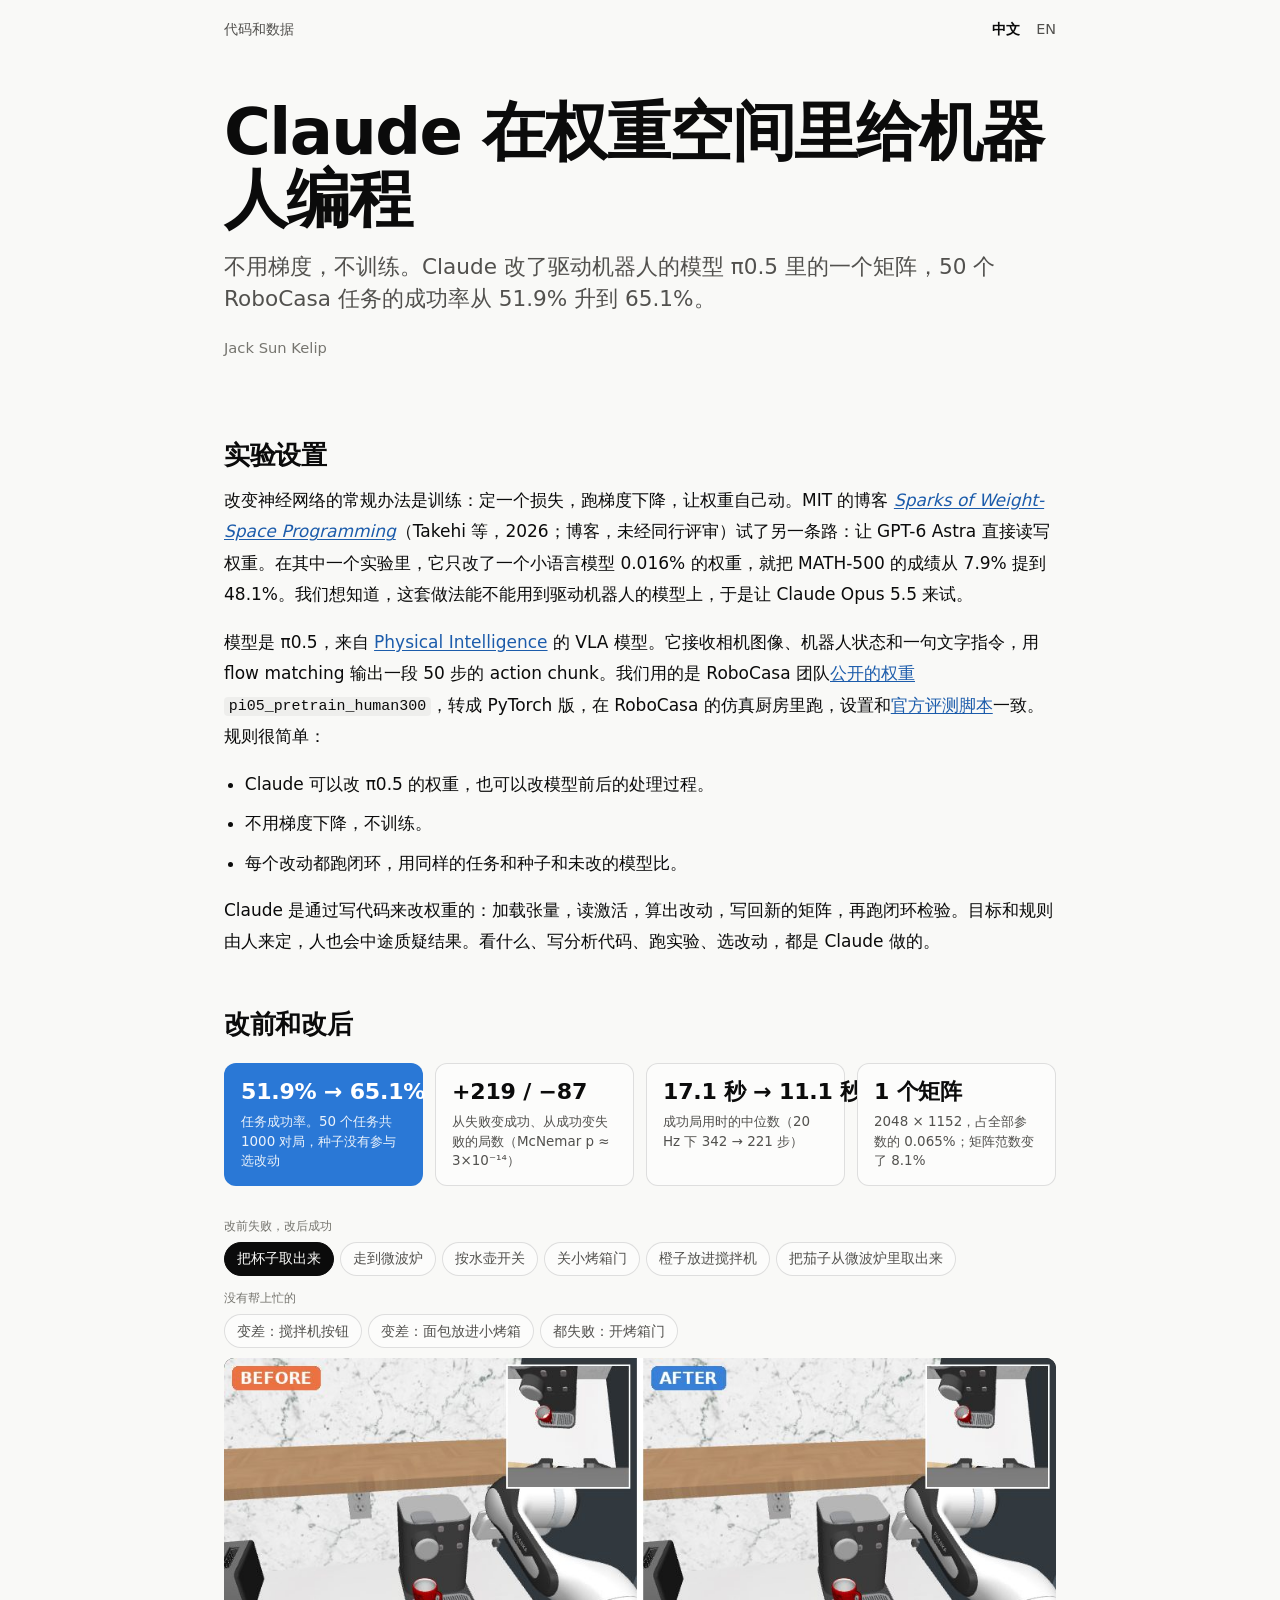
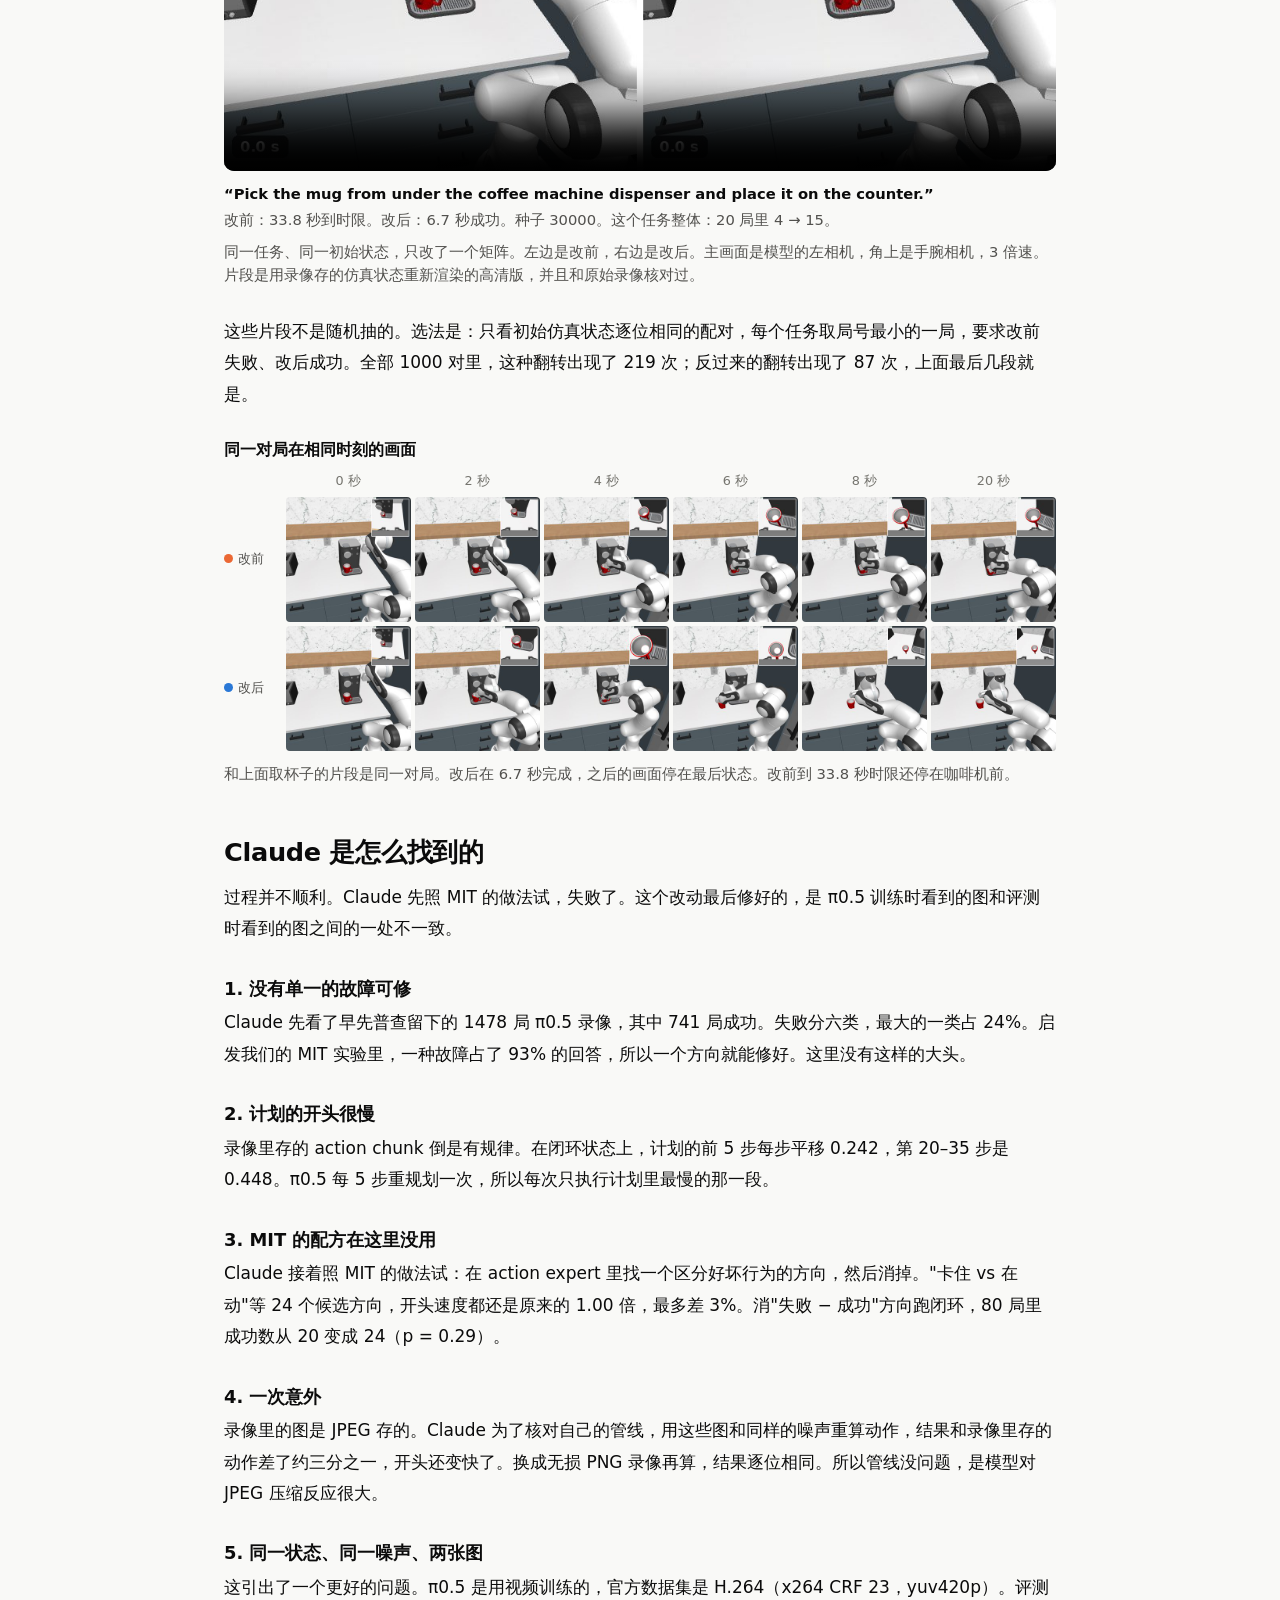
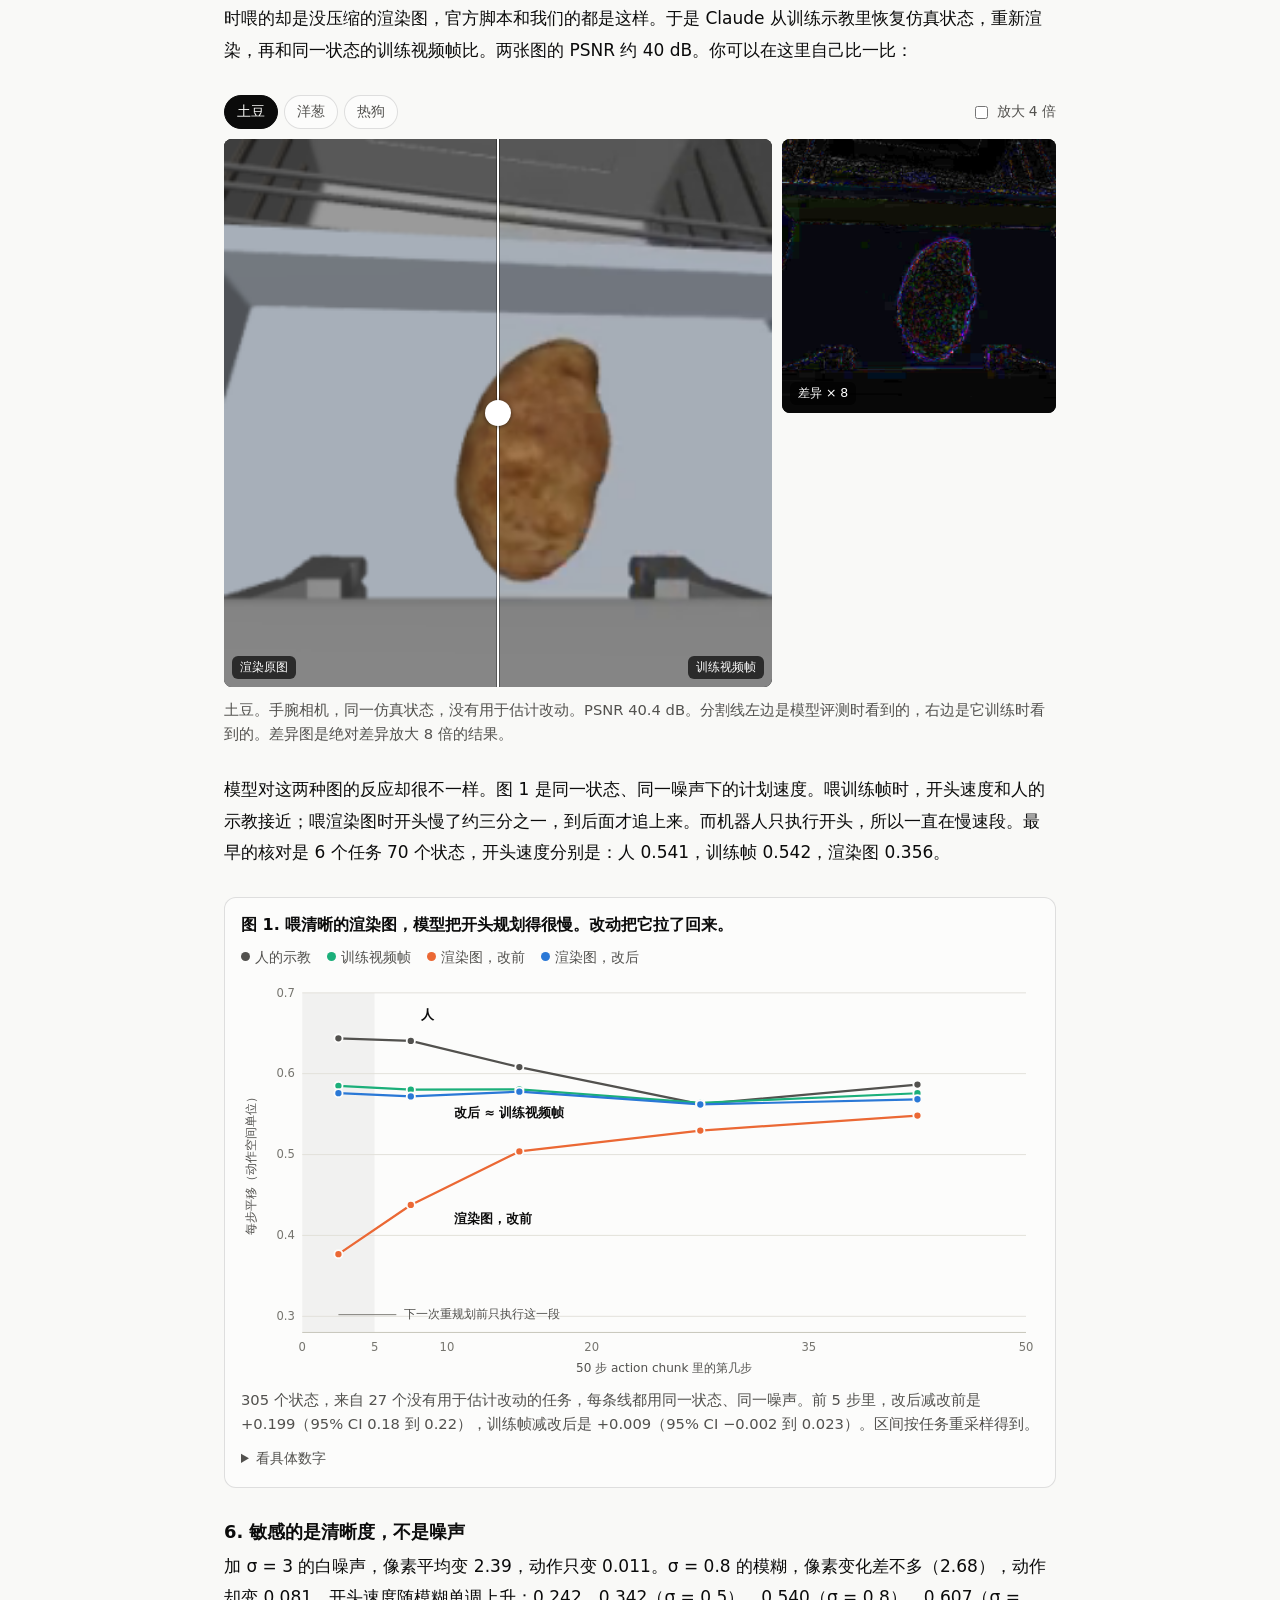
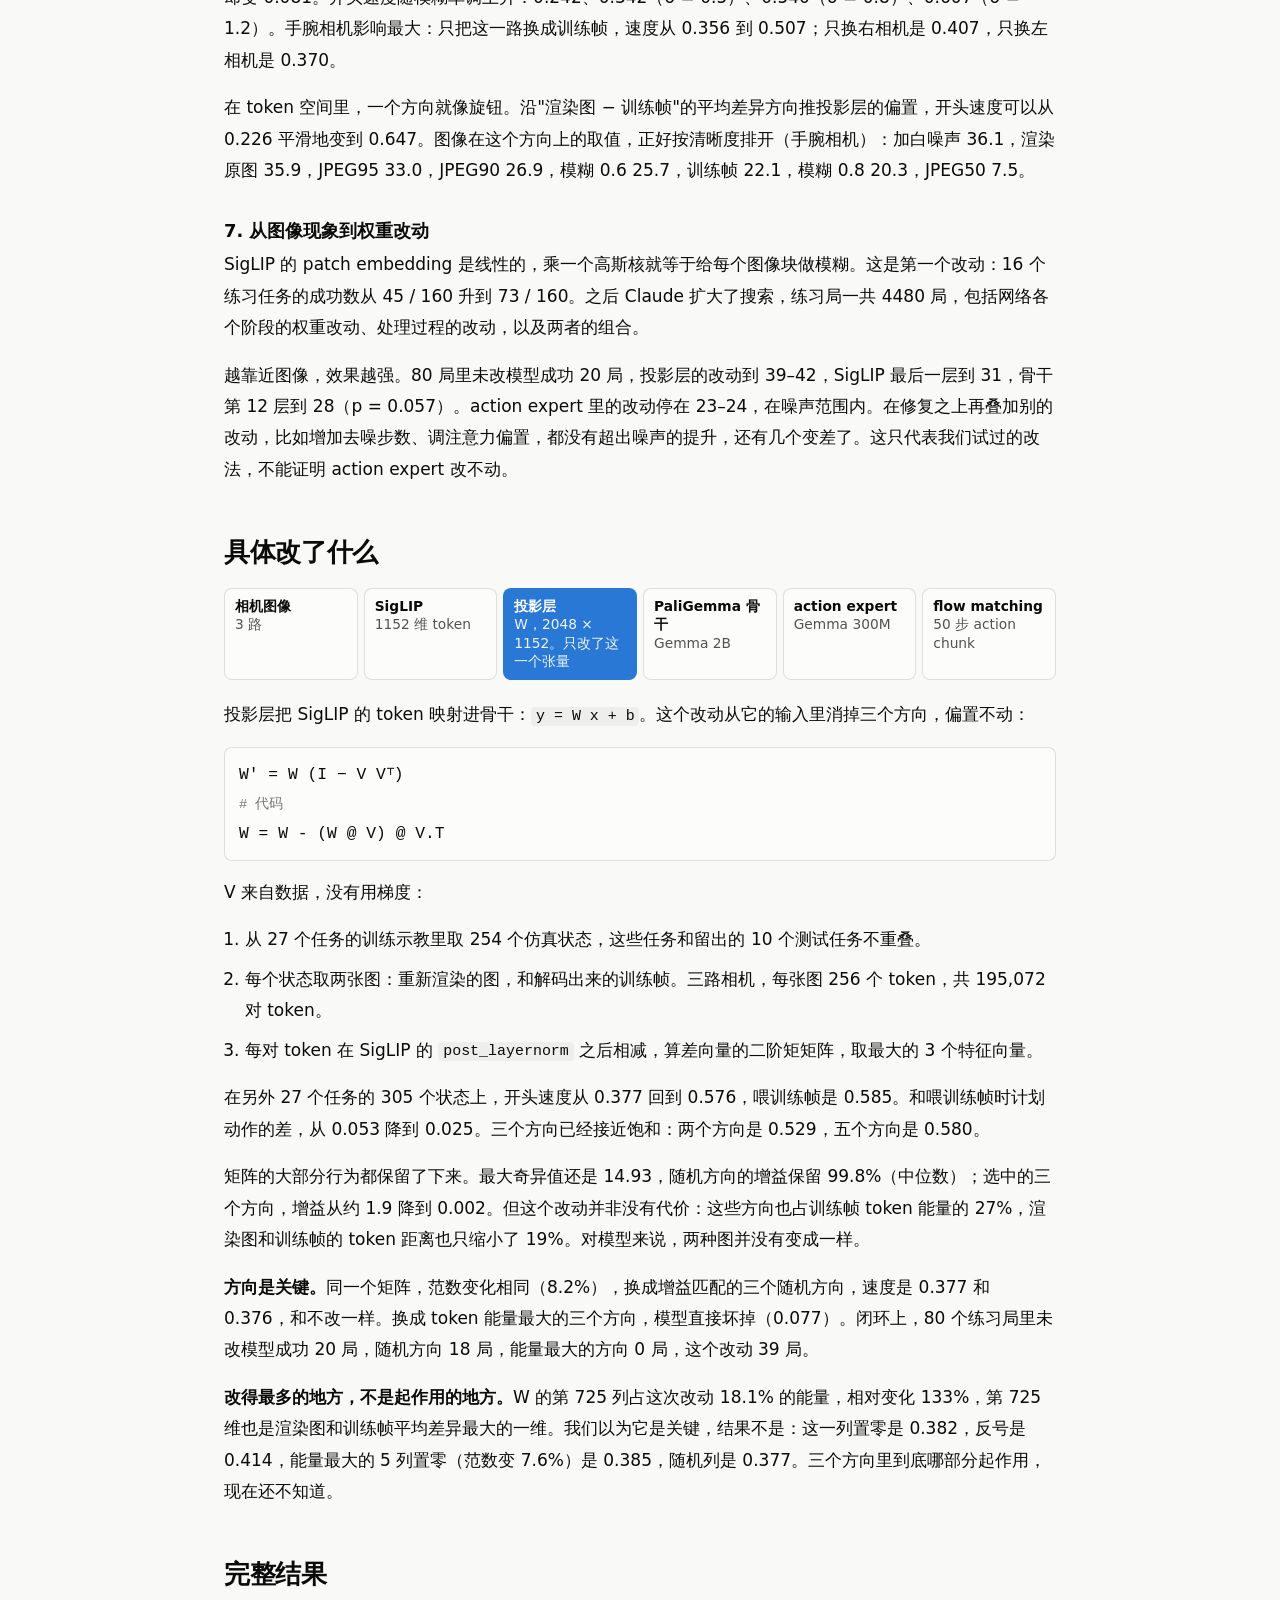
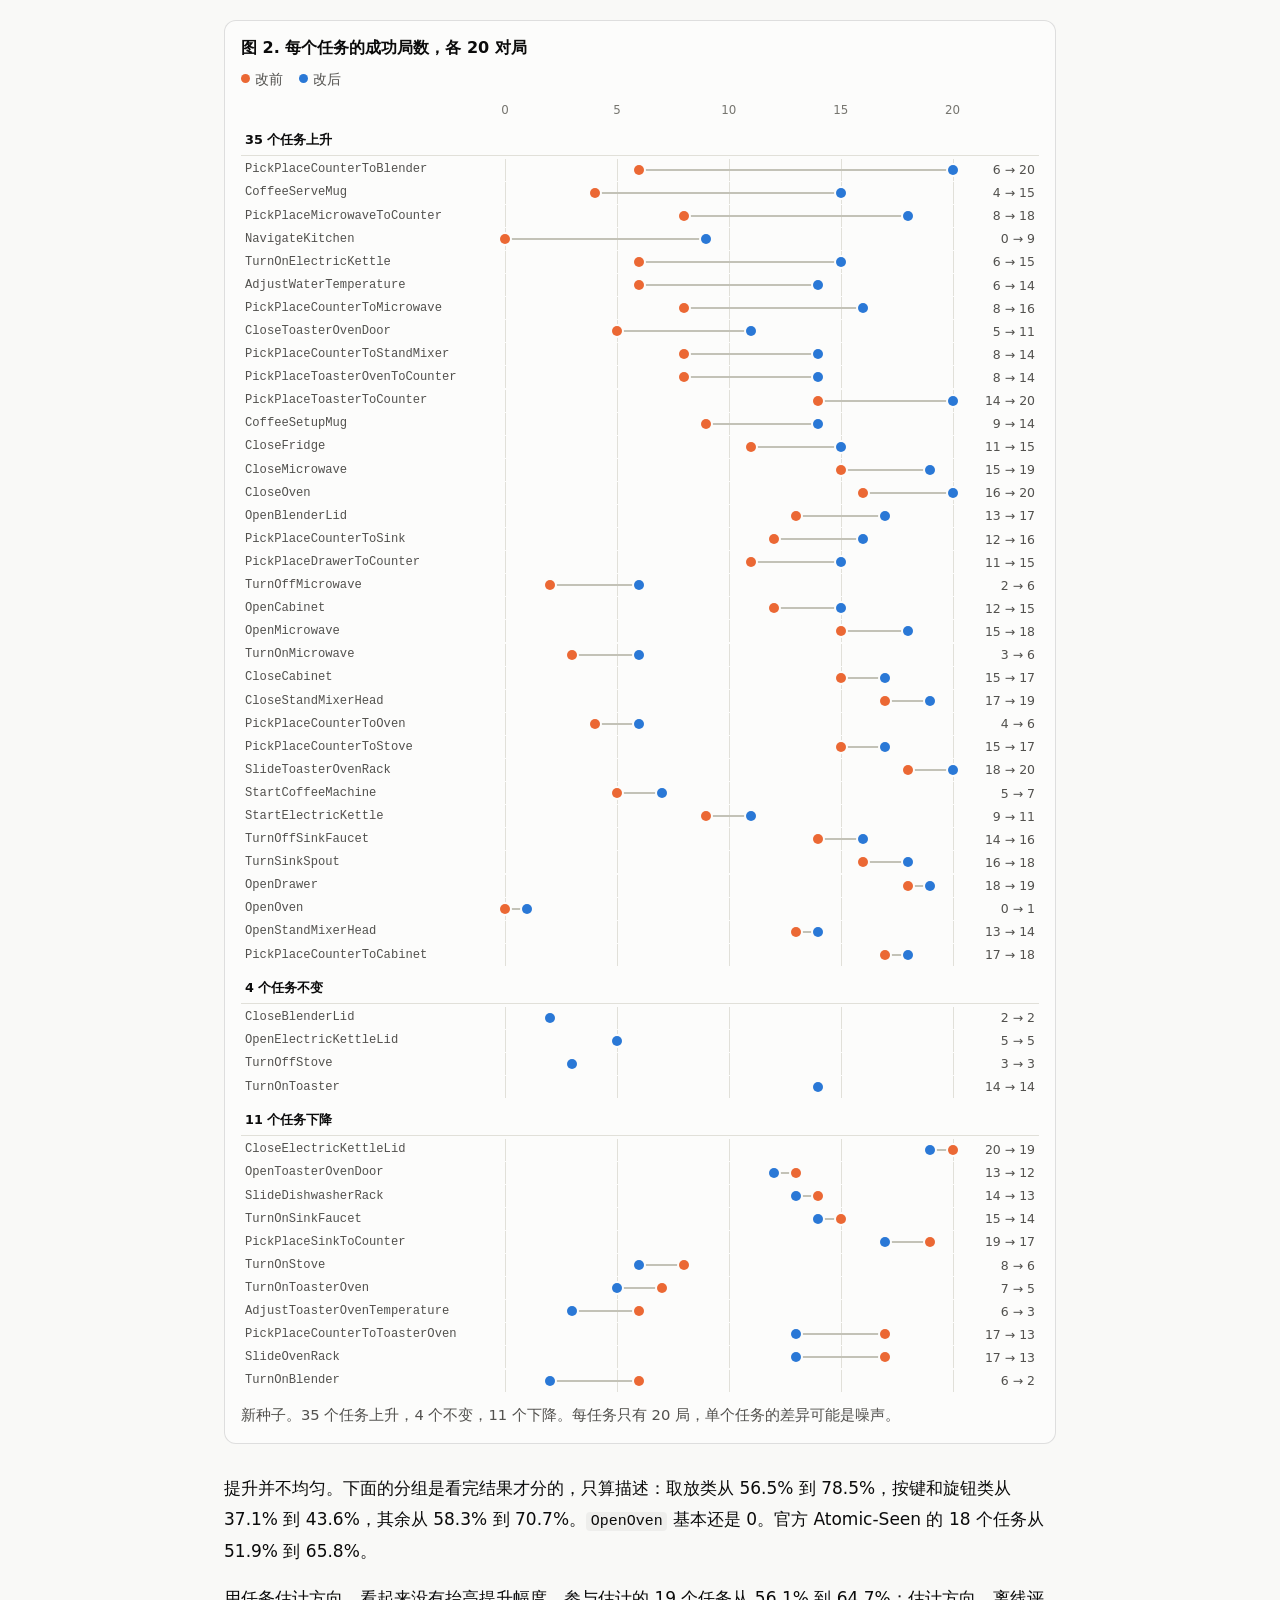
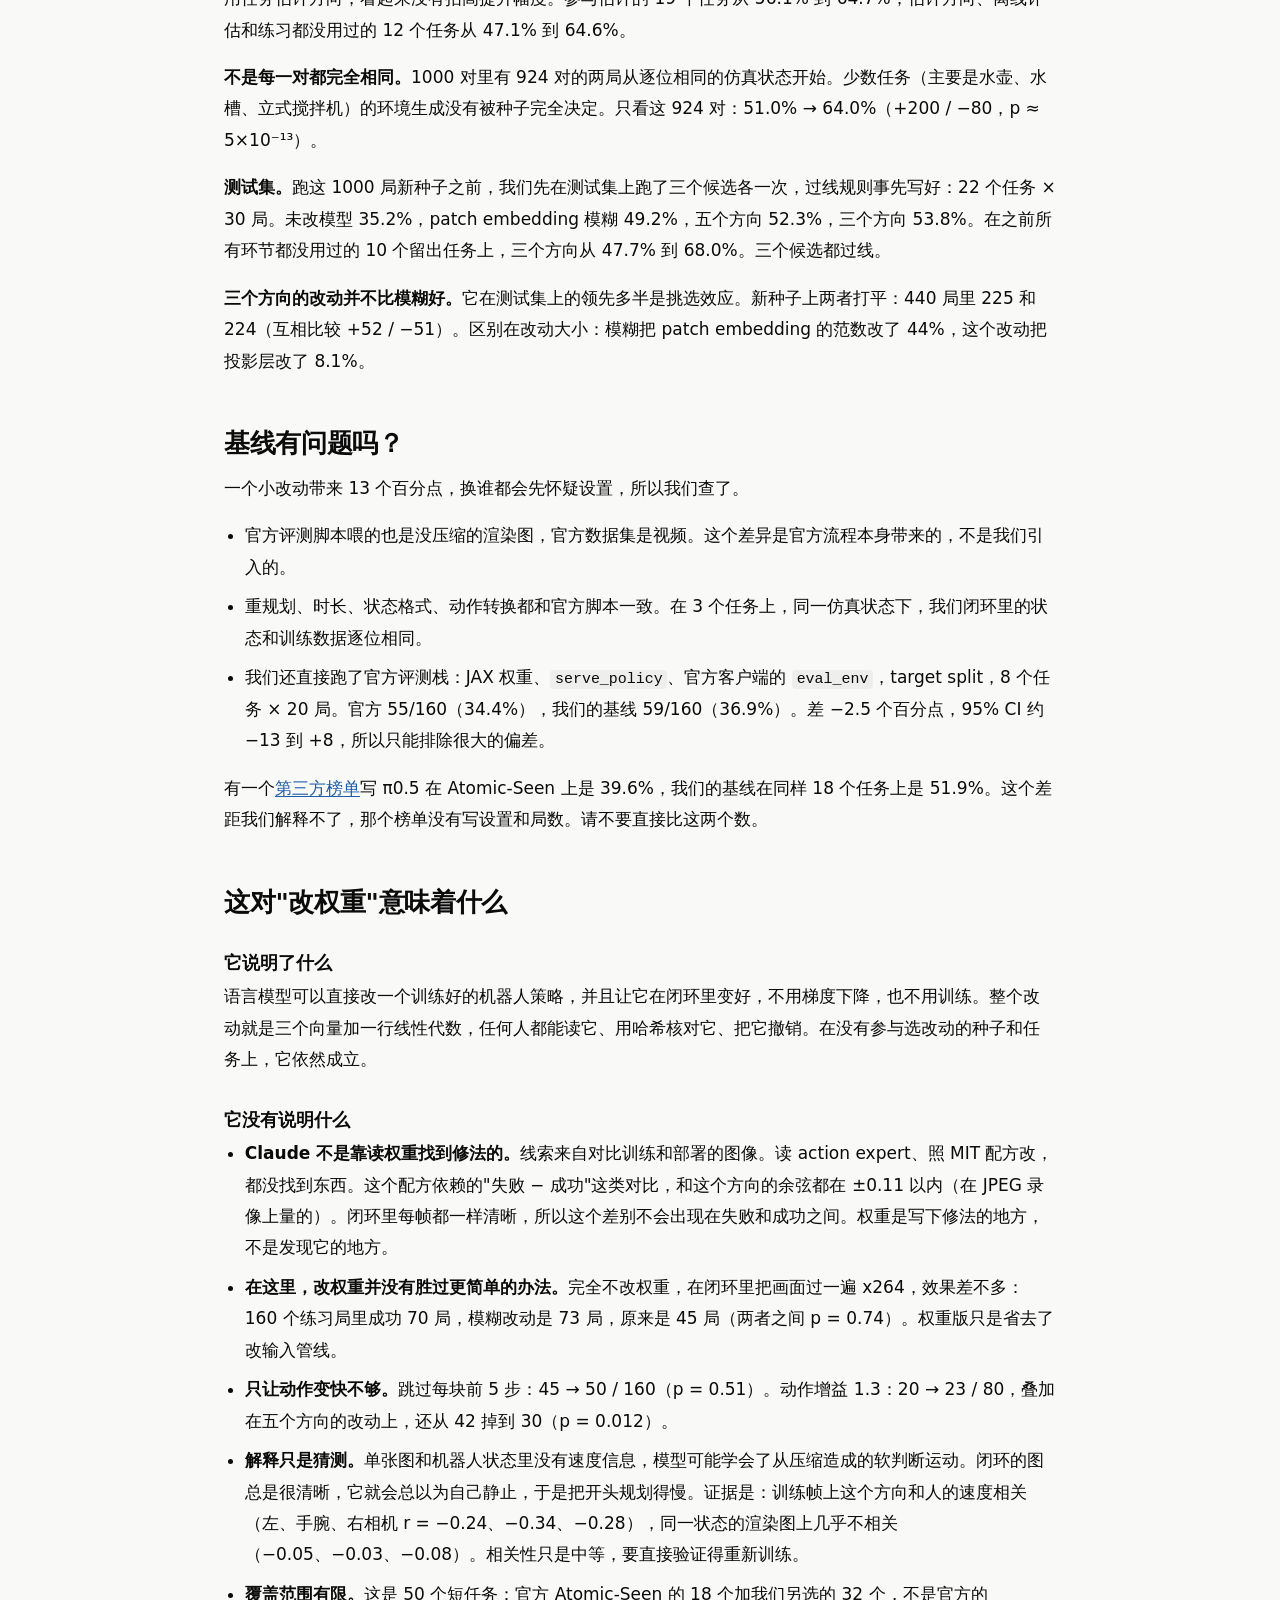
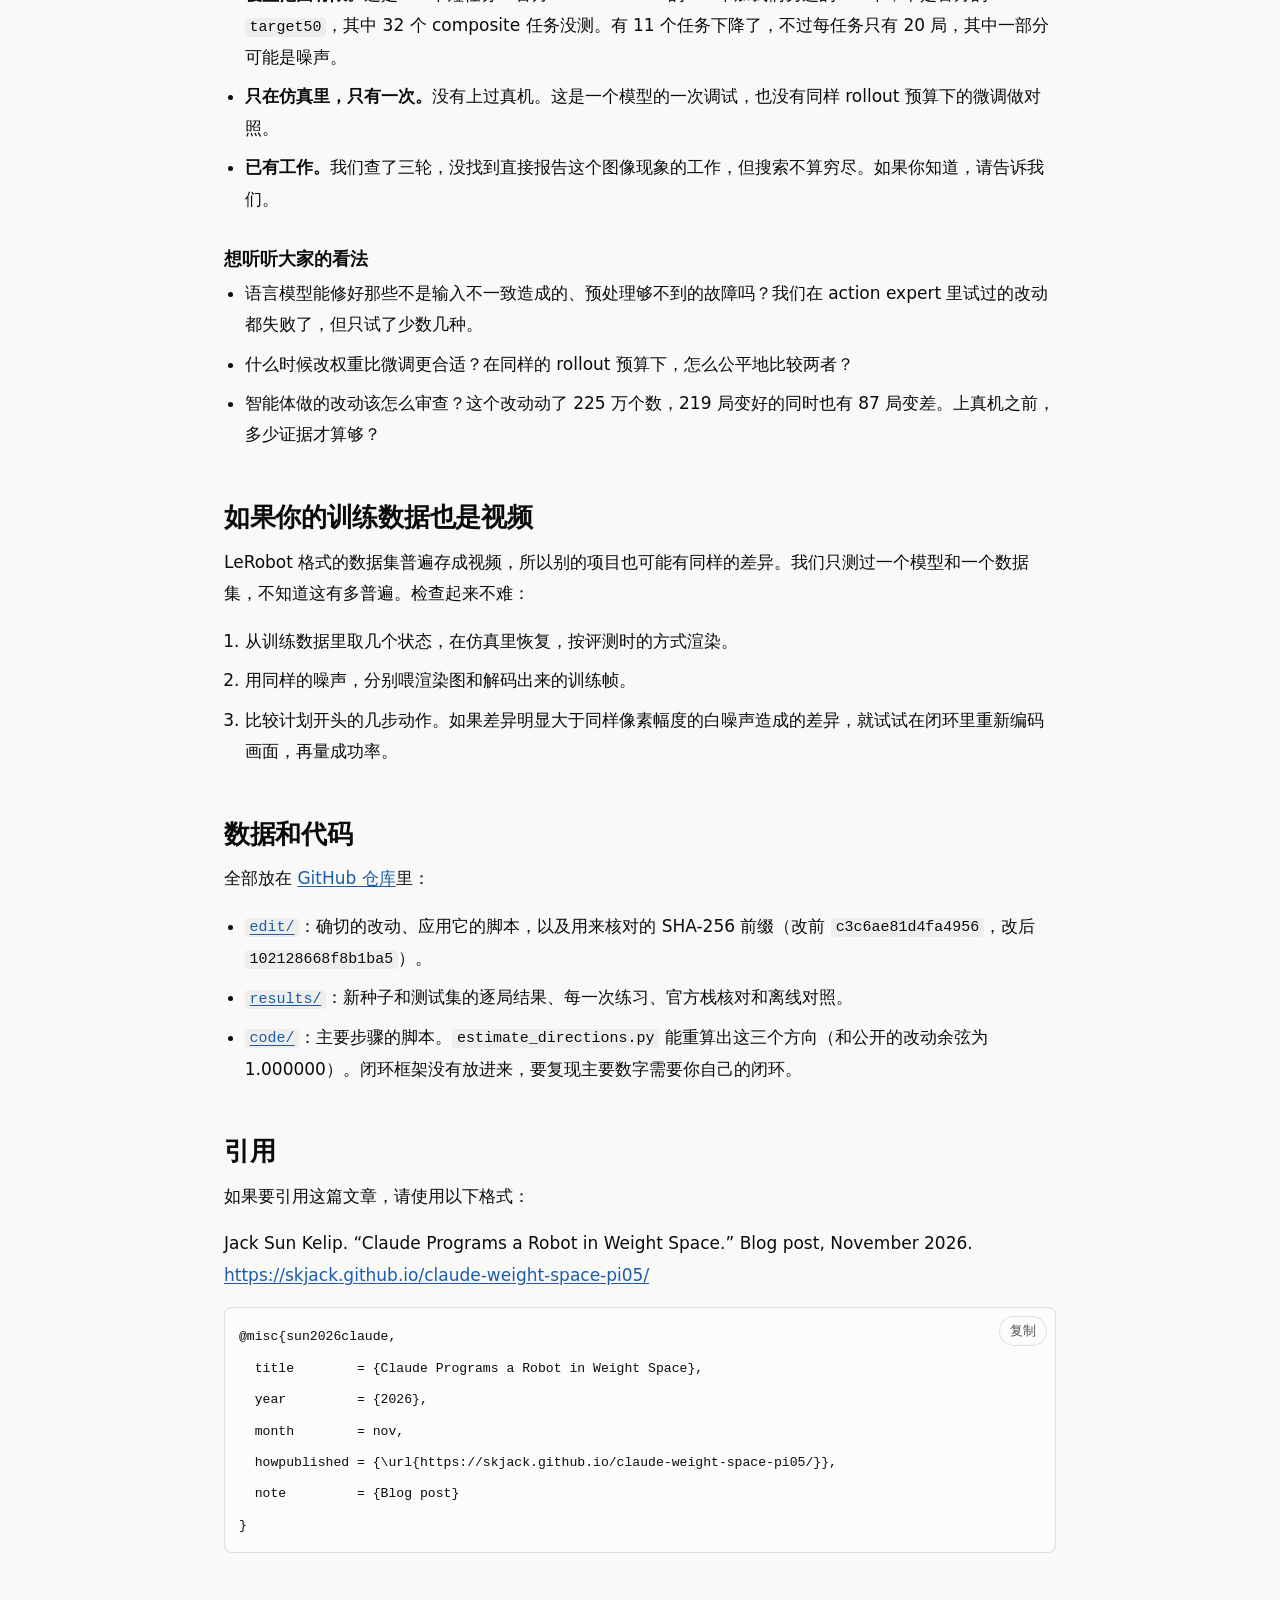
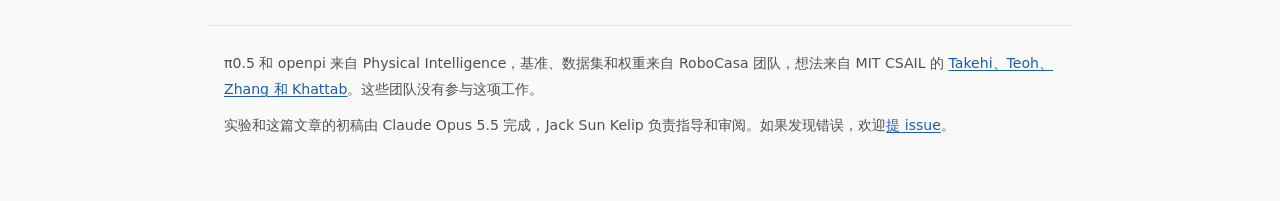
<file: zh.html>
<!doctype html>
<html lang="zh-CN">
<head>
<meta charset="utf-8">
<meta name="viewport" content="width=device-width, initial-scale=1">
<title>Claude 在权重空间里给机器人编程</title>
<meta name="description" content="不用梯度，不训练。Claude 改了驱动机器人的模型 π0.5 里的一个矩阵，50 个 RoboCasa 任务的成功率从 51.9% 升到 65.1%。">
<meta property="og:type" content="article">
<meta property="og:title" content="Claude 在权重空间里给机器人编程">
<meta property="og:description" content="不用梯度，不训练。Claude 改了驱动机器人的模型 π0.5 里的一个矩阵，50 个 RoboCasa 任务的成功率从 51.9% 升到 65.1%。">
<meta property="og:url" content="https://skjack.github.io/claude-weight-space-pi05/zh.html">
<meta property="og:image" content="https://skjack.github.io/claude-weight-space-pi05/assets/img/card.jpg">
<meta name="twitter:card" content="summary_large_image">
<link rel="alternate" hreflang="en" href="https://skjack.github.io/claude-weight-space-pi05/">
<link rel="alternate" hreflang="zh" href="https://skjack.github.io/claude-weight-space-pi05/zh.html">
<link rel="icon" href="data:image/svg+xml,%3Csvg xmlns='http://www.w3.org/2000/svg' viewBox='0 0 32 32'%3E%3Crect width='32' height='32' rx='7' fill='%232a78d6'/%3E%3Cpath d='M9 22V10l14 12V10' fill='none' stroke='white' stroke-width='3' stroke-linecap='round' stroke-linejoin='round'/%3E%3C/svg%3E">
<link rel="stylesheet" href="assets/site.css">
</head>
<body lang="zh-CN">
<div class="topbar">
  <a href="https://github.com/skJack/claude-weight-space-pi05">代码和数据</a>
  <nav><span class="lang-current">中文</span><a href="index.html" hreflang="en">EN</a></nav>
</div>
<main>
<header class="hero">
  <h1>Claude 在权重空间里给机器人编程</h1>
  <p class="deck">不用梯度，不训练。Claude 改了驱动机器人的模型 π0.5 里的一个矩阵，50 个 RoboCasa 任务的成功率从 51.9% 升到 65.1%。</p>
  <p class="byline">Jack Sun Kelip</p>
</header>

<h2 id="setting">实验设置</h2>

<p>改变神经网络的常规办法是训练：定一个损失，跑梯度下降，让权重自己动。MIT 的博客 <a href="https://rikiyat.github.io/blog/weight-space-programming/"><em>Sparks of Weight-Space Programming</em></a>（Takehi 等，2026；博客，未经同行评审）试了另一条路：让 GPT-6 Astra 直接读写权重。在其中一个实验里，它只改了一个小语言模型 0.016% 的权重，就把 MATH-500 的成绩从 7.9% 提到 48.1%。我们想知道，这套做法能不能用到驱动机器人的模型上，于是让 Claude Opus 5.5 来试。</p>

<p>模型是 π0.5，来自 <a href="https://github.com/Physical-Intelligence/openpi">Physical Intelligence</a> 的 VLA 模型。它接收相机图像、机器人状态和一句文字指令，用 flow matching 输出一段 50 步的 action chunk。我们用的是 RoboCasa 团队<a href="https://huggingface.co/robocasa/robocasa365_checkpoints">公开的权重</a> <code>pi05_pretrain_human300</code>，转成 PyTorch 版，在 RoboCasa 的仿真厨房里跑，设置和<a href="https://github.com/robocasa-benchmark/openpi">官方评测脚本</a>一致。规则很简单：</p>

<ul>
  <li>Claude 可以改 π0.5 的权重，也可以改模型前后的处理过程。</li>
  <li>不用梯度下降，不训练。</li>
  <li>每个改动都跑闭环，用同样的任务和种子和未改的模型比。</li>
</ul>

<p>Claude 是通过写代码来改权重的：加载张量，读激活，算出改动，写回新的矩阵，再跑闭环检验。目标和规则由人来定，人也会中途质疑结果。看什么、写分析代码、跑实验、选改动，都是 Claude 做的。</p>

<h2 id="result">改前和改后</h2>

<div class="tiles wide">
  <div class="tile lead"><b>51.9% → 65.1%</b><span>任务成功率。50 个任务共 1000 对局，种子没有参与选改动</span></div>
  <div class="tile"><b>+219 / −87</b><span>从失败变成功、从成功变失败的局数（McNemar p ≈ 3×10⁻¹⁴）</span></div>
  <div class="tile"><b>17.1 秒 → 11.1 秒</b><span>成功局用时的中位数（20 Hz 下 342 → 221 步）</span></div>
  <div class="tile"><b>1 个矩阵</b><span>2048 × 1152，占全部参数的 0.065%；矩阵范数变了 8.1%</span></div>
</div>

<figure class="wide gallery" data-gallery>
  <div class="tabs-group"><span class="tabs-label">改前失败，改后成功</span><div class="tabs"><button type="button" class="tab" aria-pressed="true" data-src="assets/video/coffee.mp4" data-poster="assets/video/coffee_poster.jpg" data-prompt="“Pick the mug from under the coffee machine dispenser and place it on the counter.”" data-meta="改前：33.8 秒到时限。改后：6.7 秒成功。种子 30000。这个任务整体：20 局里 4 → 15。">把杯子取出来</button><button type="button" class="tab" aria-pressed="false" data-src="assets/video/navigate.mp4" data-poster="assets/video/navigate_poster.jpg" data-prompt="“Navigate to the microwave.”" data-meta="改前：33.8 秒到时限。改后：5.4 秒成功。种子 40004。这个任务整体：20 局里 0 → 9。">走到微波炉</button><button type="button" class="tab" aria-pressed="false" data-src="assets/video/kettle.mp4" data-poster="assets/video/kettle_poster.jpg" data-prompt="“Press down the lever to turn on the electric kettle.”" data-meta="改前：33.8 秒到时限。改后：5.8 秒成功。种子 30005。这个任务整体：20 局里 6 → 15。">按水壶开关</button><button type="button" class="tab" aria-pressed="false" data-src="assets/video/toaster.mp4" data-poster="assets/video/toaster_poster.jpg" data-prompt="“Close the toaster oven door.”" data-meta="改前：33.8 秒到时限。改后：26.5 秒成功。种子 30001。这个任务整体：20 局里 5 → 11。">关小烤箱门</button><button type="button" class="tab" aria-pressed="false" data-src="assets/video/blender.mp4" data-poster="assets/video/blender_poster.jpg" data-prompt="“Pick the orange from the counter and place it in the blender.”" data-meta="改前：56.2 秒到时限。改后：36.7 秒成功。种子 40000。这个任务整体：20 局里 6 → 20。">橙子放进搅拌机</button><button type="button" class="tab" aria-pressed="false" data-src="assets/video/microwave.mp4" data-poster="assets/video/microwave_poster.jpg" data-prompt="“Pick the eggplant from the microwave and place it on plate located on the counter.”" data-meta="改前：56.2 秒到时限。改后：20.4 秒成功。种子 30001。这个任务整体：20 局里 8 → 18。">把茄子从微波炉里取出来</button></div></div>
  <div class="tabs-group"><span class="tabs-label">没有帮上忙的</span><div class="tabs"><button type="button" class="tab" aria-pressed="false" data-src="assets/video/worse_blender.mp4" data-poster="assets/video/worse_blender_poster.jpg" data-prompt="“Turn on the blender by pressing the power button.”" data-meta="改前：8.3 秒成功。改后：22.5 秒到时限。种子 30000。这个任务整体：20 局里 6 → 2。">变差：搅拌机按钮</button><button type="button" class="tab" aria-pressed="false" data-src="assets/video/worse_toaster.mp4" data-poster="assets/video/worse_toaster_poster.jpg" data-prompt="“Place the bread on the rack of the toaster oven.”" data-meta="改前：22.0 秒成功。改后：33.8 秒到时限。种子 40000。这个任务整体：20 局里 17 → 13。">变差：面包放进小烤箱</button><button type="button" class="tab" aria-pressed="false" data-src="assets/video/both_oven.mp4" data-poster="assets/video/both_oven_poster.jpg" data-prompt="“Open the oven door.”" data-meta="改前：22.5 秒到时限。改后：22.5 秒到时限。种子 30000。这个任务整体：20 局里 0 → 1。">都失败：开烤箱门</button></div></div>
  <div class="video-frame"><video src="assets/video/coffee.mp4" poster="assets/video/coffee_poster.jpg" muted loop playsinline controls preload="metadata"></video></div>
  <figcaption><p class="clip-prompt">“Pick the mug from under the coffee machine dispenser and place it on the counter.”</p><p class="clip-meta">改前：33.8 秒到时限。改后：6.7 秒成功。种子 30000。这个任务整体：20 局里 4 → 15。</p><p style="margin:.5rem 0 0">同一任务、同一初始状态，只改了一个矩阵。左边是改前，右边是改后。主画面是模型的左相机，角上是手腕相机，3 倍速。片段是用录像存的仿真状态重新渲染的高清版，并且和原始录像核对过。</p></figcaption>
</figure>

<p>这些片段不是随机抽的。选法是：只看初始仿真状态逐位相同的配对，每个任务取局号最小的一局，要求改前失败、改后成功。全部 1000 对里，这种翻转出现了 219 次；反过来的翻转出现了 87 次，上面最后几段就是。</p>

<figure class="wide">
  <p class="chart-title">同一对局在相同时刻的画面</p>
  <div class="film"><div class="film-grid"><span></span><span class="film-time">0 秒</span><span class="film-time">2 秒</span><span class="film-time">4 秒</span><span class="film-time">6 秒</span><span class="film-time">8 秒</span><span class="film-time">20 秒</span><span class="film-row"><i class="key before"></i>改前</span><img src="assets/img/film/b0.jpg" alt="改前, 0 秒" loading="lazy"><img src="assets/img/film/b2.jpg" alt="改前, 2 秒" loading="lazy"><img src="assets/img/film/b4.jpg" alt="改前, 4 秒" loading="lazy"><img src="assets/img/film/b6.jpg" alt="改前, 6 秒" loading="lazy"><img src="assets/img/film/b8.jpg" alt="改前, 8 秒" loading="lazy"><img src="assets/img/film/b20.jpg" alt="改前, 20 秒" loading="lazy"><span class="film-row"><i class="key after"></i>改后</span><img src="assets/img/film/e0.jpg" alt="改后, 0 秒" loading="lazy"><img src="assets/img/film/e2.jpg" alt="改后, 2 秒" loading="lazy"><img src="assets/img/film/e4.jpg" alt="改后, 4 秒" loading="lazy"><img src="assets/img/film/e6.jpg" alt="改后, 6 秒" loading="lazy"><img src="assets/img/film/e8.jpg" alt="改后, 8 秒" loading="lazy"><img src="assets/img/film/e20.jpg" alt="改后, 20 秒" loading="lazy"></div></div>
  <figcaption>和上面取杯子的片段是同一对局。改后在 6.7 秒完成，之后的画面停在最后状态。改前到 33.8 秒时限还停在咖啡机前。</figcaption>
</figure>

<h2 id="process">Claude 是怎么找到的</h2>

<p>过程并不顺利。Claude 先照 MIT 的做法试，失败了。这个改动最后修好的，是 π0.5 训练时看到的图和评测时看到的图之间的一处不一致。</p>

<h3>1. 没有单一的故障可修</h3>
<p>Claude 先看了早先普查留下的 1478 局 π0.5 录像，其中 741 局成功。失败分六类，最大的一类占 24%。启发我们的 MIT 实验里，一种故障占了 93% 的回答，所以一个方向就能修好。这里没有这样的大头。</p>

<h3>2. 计划的开头很慢</h3>
<p>录像里存的 action chunk 倒是有规律。在闭环状态上，计划的前 5 步每步平移 0.242，第 20–35 步是 0.448。π0.5 每 5 步重规划一次，所以每次只执行计划里最慢的那一段。</p>

<h3>3. MIT 的配方在这里没用</h3>
<p>Claude 接着照 MIT 的做法试：在 action expert 里找一个区分好坏行为的方向，然后消掉。"卡住 vs 在动"等 24 个候选方向，开头速度都还是原来的 1.00 倍，最多差 3%。消"失败 − 成功"方向跑闭环，80 局里成功数从 20 变成 24（p = 0.29）。</p>

<h3>4. 一次意外</h3>
<p>录像里的图是 JPEG 存的。Claude 为了核对自己的管线，用这些图和同样的噪声重算动作，结果和录像里存的动作差了约三分之一，开头还变快了。换成无损 PNG 录像再算，结果逐位相同。所以管线没问题，是模型对 JPEG 压缩反应很大。</p>

<h3>5. 同一状态、同一噪声、两张图</h3>
<p>这引出了一个更好的问题。π0.5 是用视频训练的，官方数据集是 H.264（x264 CRF 23，yuv420p）。评测时喂的却是没压缩的渲染图，官方脚本和我们的都是这样。于是 Claude 从训练示教里恢复仿真状态，重新渲染，再和同一状态的训练视频帧比。两张图的 PSNR 约 40 dB。你可以在这里自己比一比：</p>

<figure class="wide" data-compare>
  <div class="sample-tabs"><button type="button" class="tab" aria-pressed="true" data-raw="assets/img/pairs/potato_raw.png" data-mp4="assets/img/pairs/potato_mp4.png" data-diff="assets/img/pairs/potato_diff.png" data-x="56" data-y="56" data-caption="土豆。手腕相机，同一仿真状态，没有用于估计改动。PSNR 40.4 dB。分割线左边是模型评测时看到的，右边是它训练时看到的。差异图是绝对差异放大 8 倍的结果。">土豆</button><button type="button" class="tab" aria-pressed="false" data-raw="assets/img/pairs/onion_raw.png" data-mp4="assets/img/pairs/onion_mp4.png" data-diff="assets/img/pairs/onion_diff.png" data-x="50" data-y="82" data-caption="洋葱。手腕相机，同一仿真状态，没有用于估计改动。PSNR 43.4 dB。分割线左边是模型评测时看到的，右边是它训练时看到的。差异图是绝对差异放大 8 倍的结果。">洋葱</button><button type="button" class="tab" aria-pressed="false" data-raw="assets/img/pairs/hotdog_raw.png" data-mp4="assets/img/pairs/hotdog_mp4.png" data-diff="assets/img/pairs/hotdog_diff.png" data-x="82" data-y="50" data-caption="热狗。手腕相机，同一仿真状态，没有用于估计改动。PSNR 35.1 dB。分割线左边是模型评测时看到的，右边是它训练时看到的。差异图是绝对差异放大 8 倍的结果。">热狗</button><label class="zoom-toggle"><input type="checkbox">放大 4 倍</label></div>
  <div class="compare-grid">
    <div class="stage slider">
      <div class="zoomer"><img class="base" src="assets/img/pairs/potato_mp4.png" alt="训练视频帧"><img class="top" src="assets/img/pairs/potato_raw.png" alt="渲染原图"></div>
      <div class="divider"></div>
      <input type="range" min="0" max="100" value="50" aria-label="拖动比较">
      <span class="tag l">渲染原图</span><span class="tag r">训练视频帧</span>
    </div>
    <div class="stage">
      <div class="zoomer"><img class="diff" src="assets/img/pairs/potato_diff.png" alt="差异 × 8"></div>
      <span class="tag l">差异 × 8</span>
    </div>
  </div>
  <figcaption class="pair-caption">土豆。手腕相机，同一仿真状态，没有用于估计改动。PSNR 40.4 dB。分割线左边是模型评测时看到的，右边是它训练时看到的。差异图是绝对差异放大 8 倍的结果。</figcaption>
</figure>

<p>模型对这两种图的反应却很不一样。图 1 是同一状态、同一噪声下的计划速度。喂训练帧时，开头速度和人的示教接近；喂渲染图时开头慢了约三分之一，到后面才追上来。而机器人只执行开头，所以一直在慢速段。最早的核对是 6 个任务 70 个状态，开头速度分别是：人 0.541，训练帧 0.542，渲染图 0.356。</p>

<figure class="wide card">
  <p class="chart-title">图 1. 喂清晰的渲染图，模型把开头规划得很慢。改动把它拉了回来。</p>
  <div class="legend"><span><i class="key human"></i>人的示教</span><span><i class="key train"></i>训练视频帧</span><span><i class="key before"></i>渲染图，改前</span><span><i class="key after"></i>渲染图，改后</span></div>
  <div class="linechart big" data-linechart='{&quot;vbw&quot;: 860, &quot;x0&quot;: 66, &quot;x1&quot;: 846, &quot;xs&quot;: [105.0, 183.0, 300.0, 495.0, 729.0], &quot;windows&quot;: [&quot;0–5 步&quot;, &quot;5–10 步&quot;, &quot;10–20 步&quot;, &quot;20–35 步&quot;, &quot;35–50 步&quot;], &quot;series&quot;: [{&quot;key&quot;: &quot;human&quot;, &quot;label&quot;: &quot;人的示教&quot;, &quot;values&quot;: [0.6438, 0.6406, 0.6082, 0.5624, 0.5865]}, {&quot;key&quot;: &quot;train&quot;, &quot;label&quot;: &quot;训练视频帧&quot;, &quot;values&quot;: [0.585, 0.5802, 0.5807, 0.564, 0.5758]}, {&quot;key&quot;: &quot;before&quot;, &quot;label&quot;: &quot;渲染图，改前&quot;, &quot;values&quot;: [0.3768, 0.4377, 0.5039, 0.5297, 0.5482]}, {&quot;key&quot;: &quot;after&quot;, &quot;label&quot;: &quot;渲染图，改后&quot;, &quot;values&quot;: [0.576, 0.5719, 0.5778, 0.562, 0.5684]}]}'><svg viewBox="0 0 860 430" role="img" aria-label="图 1. 喂清晰的渲染图，模型把开头规划得很慢。改动把它拉了回来。"><rect x="66.0" y="16" width="78.0" height="366" fill="var(--wash)"/><line x1="66" x2="846" y1="364.6" y2="364.6" stroke="var(--grid)" stroke-width="1"/><text class="tick" x="58" y="368.6" text-anchor="end">0.3</text><line x1="66" x2="846" y1="277.4" y2="277.4" stroke="var(--grid)" stroke-width="1"/><text class="tick" x="58" y="281.4" text-anchor="end">0.4</text><line x1="66" x2="846" y1="190.3" y2="190.3" stroke="var(--grid)" stroke-width="1"/><text class="tick" x="58" y="194.3" text-anchor="end">0.5</text><line x1="66" x2="846" y1="103.1" y2="103.1" stroke="var(--grid)" stroke-width="1"/><text class="tick" x="58" y="107.1" text-anchor="end">0.6</text><line x1="66" x2="846" y1="16.0" y2="16.0" stroke="var(--grid)" stroke-width="1"/><text class="tick" x="58" y="20.0" text-anchor="end">0.7</text><line x1="66" x2="846" y1="382" y2="382" stroke="var(--axis)" stroke-width="1"/><text class="tick" x="66.0" y="402" text-anchor="middle">0</text><text class="tick" x="144.0" y="402" text-anchor="middle">5</text><text class="tick" x="222.0" y="402" text-anchor="middle">10</text><text class="tick" x="378.0" y="402" text-anchor="middle">20</text><text class="tick" x="612.0" y="402" text-anchor="middle">35</text><text class="tick" x="846.0" y="402" text-anchor="middle">50</text><text class="axis-label" x="456.0" y="425" text-anchor="middle">50 步 action chunk 里的第几步</text><text class="axis-label" transform="translate(15 199.0) rotate(-90)" text-anchor="middle">每步平移（动作空间单位）</text><polyline points="105.0,65.0 183.0,67.8 300.0,96.0 495.0,135.9 729.0,114.9" fill="none" stroke="var(--human)" stroke-width="2.4" stroke-linejoin="round" stroke-linecap="round"/><polyline points="105.0,116.2 183.0,120.4 300.0,120.0 495.0,134.5 729.0,124.2" fill="none" stroke="var(--train)" stroke-width="2.4" stroke-linejoin="round" stroke-linecap="round"/><polyline points="105.0,297.6 183.0,244.6 300.0,186.9 495.0,164.4 729.0,148.3" fill="none" stroke="var(--before)" stroke-width="2.4" stroke-linejoin="round" stroke-linecap="round"/><polyline points="105.0,124.1 183.0,127.6 300.0,122.5 495.0,136.3 729.0,130.7" fill="none" stroke="var(--after)" stroke-width="2.4" stroke-linejoin="round" stroke-linecap="round"/><circle cx="105.0" cy="65.0" r="4.4" fill="var(--human)" stroke="var(--surface)" stroke-width="2"/><circle cx="183.0" cy="67.8" r="4.4" fill="var(--human)" stroke="var(--surface)" stroke-width="2"/><circle cx="300.0" cy="96.0" r="4.4" fill="var(--human)" stroke="var(--surface)" stroke-width="2"/><circle cx="495.0" cy="135.9" r="4.4" fill="var(--human)" stroke="var(--surface)" stroke-width="2"/><circle cx="729.0" cy="114.9" r="4.4" fill="var(--human)" stroke="var(--surface)" stroke-width="2"/><circle cx="105.0" cy="116.2" r="4.4" fill="var(--train)" stroke="var(--surface)" stroke-width="2"/><circle cx="183.0" cy="120.4" r="4.4" fill="var(--train)" stroke="var(--surface)" stroke-width="2"/><circle cx="300.0" cy="120.0" r="4.4" fill="var(--train)" stroke="var(--surface)" stroke-width="2"/><circle cx="495.0" cy="134.5" r="4.4" fill="var(--train)" stroke="var(--surface)" stroke-width="2"/><circle cx="729.0" cy="124.2" r="4.4" fill="var(--train)" stroke="var(--surface)" stroke-width="2"/><circle cx="105.0" cy="297.6" r="4.4" fill="var(--before)" stroke="var(--surface)" stroke-width="2"/><circle cx="183.0" cy="244.6" r="4.4" fill="var(--before)" stroke="var(--surface)" stroke-width="2"/><circle cx="300.0" cy="186.9" r="4.4" fill="var(--before)" stroke="var(--surface)" stroke-width="2"/><circle cx="495.0" cy="164.4" r="4.4" fill="var(--before)" stroke="var(--surface)" stroke-width="2"/><circle cx="729.0" cy="148.3" r="4.4" fill="var(--before)" stroke="var(--surface)" stroke-width="2"/><circle cx="105.0" cy="124.1" r="4.4" fill="var(--after)" stroke="var(--surface)" stroke-width="2"/><circle cx="183.0" cy="127.6" r="4.4" fill="var(--after)" stroke="var(--surface)" stroke-width="2"/><circle cx="300.0" cy="122.5" r="4.4" fill="var(--after)" stroke="var(--surface)" stroke-width="2"/><circle cx="495.0" cy="136.3" r="4.4" fill="var(--after)" stroke="var(--surface)" stroke-width="2"/><circle cx="729.0" cy="130.7" r="4.4" fill="var(--after)" stroke="var(--surface)" stroke-width="2"/><text class="direct" x="229.8" y="264.4">渲染图，改前</text><text class="direct" x="229.8" y="150.2">改后 ≈ 训练视频帧</text><text class="direct" x="193.9" y="43.9">人</text><line x1="105.0" x2="167.4" y1="362.8" y2="362.8" stroke="var(--muted)" stroke-width="1"/><text class="note" x="175.2" y="366.8">下一次重规划前只执行这一段</text><line class="guide" x1="0" x2="0" y1="16" y2="382" stroke="var(--muted)" stroke-width="1" opacity="0"/></svg><div class="tooltip"></div></div><div class="linechart small" data-linechart='{&quot;vbw&quot;: 430, &quot;x0&quot;: 58, &quot;x1&quot;: 420, &quot;xs&quot;: [76.1, 112.3, 166.6, 257.1, 365.7], &quot;windows&quot;: [&quot;0–5 步&quot;, &quot;5–10 步&quot;, &quot;10–20 步&quot;, &quot;20–35 步&quot;, &quot;35–50 步&quot;], &quot;series&quot;: [{&quot;key&quot;: &quot;human&quot;, &quot;label&quot;: &quot;人的示教&quot;, &quot;values&quot;: [0.6438, 0.6406, 0.6082, 0.5624, 0.5865]}, {&quot;key&quot;: &quot;train&quot;, &quot;label&quot;: &quot;训练视频帧&quot;, &quot;values&quot;: [0.585, 0.5802, 0.5807, 0.564, 0.5758]}, {&quot;key&quot;: &quot;before&quot;, &quot;label&quot;: &quot;渲染图，改前&quot;, &quot;values&quot;: [0.3768, 0.4377, 0.5039, 0.5297, 0.5482]}, {&quot;key&quot;: &quot;after&quot;, &quot;label&quot;: &quot;渲染图，改后&quot;, &quot;values&quot;: [0.576, 0.5719, 0.5778, 0.562, 0.5684]}]}'><svg viewBox="0 0 430 400" role="img" aria-label="图 1. 喂清晰的渲染图，模型把开头规划得很慢。改动把它拉了回来。"><rect x="58.0" y="12" width="36.2" height="334" fill="var(--wash)"/><line x1="58" x2="420" y1="330.1" y2="330.1" stroke="var(--grid)" stroke-width="1"/><text class="tick" x="50" y="334.1" text-anchor="end">0.3</text><line x1="58" x2="420" y1="250.6" y2="250.6" stroke="var(--grid)" stroke-width="1"/><text class="tick" x="50" y="254.6" text-anchor="end">0.4</text><line x1="58" x2="420" y1="171.0" y2="171.0" stroke="var(--grid)" stroke-width="1"/><text class="tick" x="50" y="175.0" text-anchor="end">0.5</text><line x1="58" x2="420" y1="91.5" y2="91.5" stroke="var(--grid)" stroke-width="1"/><text class="tick" x="50" y="95.5" text-anchor="end">0.6</text><line x1="58" x2="420" y1="12.0" y2="12.0" stroke="var(--grid)" stroke-width="1"/><text class="tick" x="50" y="16.0" text-anchor="end">0.7</text><line x1="58" x2="420" y1="346" y2="346" stroke="var(--axis)" stroke-width="1"/><text class="tick" x="58.0" y="366" text-anchor="middle">0</text><text class="tick" x="130.4" y="366" text-anchor="middle">10</text><text class="tick" x="202.8" y="366" text-anchor="middle">20</text><text class="tick" x="311.4" y="366" text-anchor="middle">35</text><text class="tick" x="420.0" y="366" text-anchor="middle">50</text><text class="axis-label" x="239.0" y="389" text-anchor="middle">50 步 action chunk 里的第几步</text><text class="axis-label" transform="translate(15 179.0) rotate(-90)" text-anchor="middle">每步平移（动作空间单位）</text><polyline points="76.1,56.7 112.3,59.2 166.6,85.0 257.1,121.4 365.7,102.3" fill="none" stroke="var(--human)" stroke-width="2.4" stroke-linejoin="round" stroke-linecap="round"/><polyline points="76.1,103.5 112.3,107.3 166.6,106.9 257.1,120.2 365.7,110.8" fill="none" stroke="var(--train)" stroke-width="2.4" stroke-linejoin="round" stroke-linecap="round"/><polyline points="76.1,269.0 112.3,220.6 166.6,167.9 257.1,147.4 365.7,132.7" fill="none" stroke="var(--before)" stroke-width="2.4" stroke-linejoin="round" stroke-linecap="round"/><polyline points="76.1,110.6 112.3,113.9 166.6,109.2 257.1,121.7 365.7,116.7" fill="none" stroke="var(--after)" stroke-width="2.4" stroke-linejoin="round" stroke-linecap="round"/><circle cx="76.1" cy="56.7" r="4.4" fill="var(--human)" stroke="var(--surface)" stroke-width="2"/><circle cx="112.3" cy="59.2" r="4.4" fill="var(--human)" stroke="var(--surface)" stroke-width="2"/><circle cx="166.6" cy="85.0" r="4.4" fill="var(--human)" stroke="var(--surface)" stroke-width="2"/><circle cx="257.1" cy="121.4" r="4.4" fill="var(--human)" stroke="var(--surface)" stroke-width="2"/><circle cx="365.7" cy="102.3" r="4.4" fill="var(--human)" stroke="var(--surface)" stroke-width="2"/><circle cx="76.1" cy="103.5" r="4.4" fill="var(--train)" stroke="var(--surface)" stroke-width="2"/><circle cx="112.3" cy="107.3" r="4.4" fill="var(--train)" stroke="var(--surface)" stroke-width="2"/><circle cx="166.6" cy="106.9" r="4.4" fill="var(--train)" stroke="var(--surface)" stroke-width="2"/><circle cx="257.1" cy="120.2" r="4.4" fill="var(--train)" stroke="var(--surface)" stroke-width="2"/><circle cx="365.7" cy="110.8" r="4.4" fill="var(--train)" stroke="var(--surface)" stroke-width="2"/><circle cx="76.1" cy="269.0" r="4.4" fill="var(--before)" stroke="var(--surface)" stroke-width="2"/><circle cx="112.3" cy="220.6" r="4.4" fill="var(--before)" stroke="var(--surface)" stroke-width="2"/><circle cx="166.6" cy="167.9" r="4.4" fill="var(--before)" stroke="var(--surface)" stroke-width="2"/><circle cx="257.1" cy="147.4" r="4.4" fill="var(--before)" stroke="var(--surface)" stroke-width="2"/><circle cx="365.7" cy="132.7" r="4.4" fill="var(--before)" stroke="var(--surface)" stroke-width="2"/><circle cx="76.1" cy="110.6" r="4.4" fill="var(--after)" stroke="var(--surface)" stroke-width="2"/><circle cx="112.3" cy="113.9" r="4.4" fill="var(--after)" stroke="var(--surface)" stroke-width="2"/><circle cx="166.6" cy="109.2" r="4.4" fill="var(--after)" stroke="var(--surface)" stroke-width="2"/><circle cx="257.1" cy="121.7" r="4.4" fill="var(--after)" stroke="var(--surface)" stroke-width="2"/><circle cx="365.7" cy="116.7" r="4.4" fill="var(--after)" stroke="var(--surface)" stroke-width="2"/><text class="direct" x="134.0" y="238.6">渲染图，改前</text><text class="direct" x="117.4" y="37.4">人</text><line x1="76.1" x2="105.1" y1="328.5" y2="328.5" stroke="var(--muted)" stroke-width="1"/><text class="note" x="108.7" y="332.5">下一次重规划前只执行这一段</text><line class="guide" x1="0" x2="0" y1="12" y2="346" stroke="var(--muted)" stroke-width="1" opacity="0"/></svg><div class="tooltip"></div></div>
  <figcaption>305 个状态，来自 27 个没有用于估计改动的任务，每条线都用同一状态、同一噪声。前 5 步里，改后减改前是 +0.199（95% CI 0.18 到 0.22），训练帧减改后是 +0.009（95% CI −0.002 到 0.023）。区间按任务重采样得到。</figcaption>
  <details><summary>看具体数字</summary><div class="data-table"><table><thead><tr><th>步</th><th>0–5</th><th>5–10</th><th>10–20</th><th>20–35</th><th>35–50</th></tr></thead><tbody><tr><td>人的示教</td><td>0.644</td><td>0.641</td><td>0.608</td><td>0.562</td><td>0.587</td></tr><tr><td>训练视频帧</td><td>0.585</td><td>0.580</td><td>0.581</td><td>0.564</td><td>0.576</td></tr><tr><td>渲染图，改前</td><td>0.377</td><td>0.438</td><td>0.504</td><td>0.530</td><td>0.548</td></tr><tr><td>渲染图，改后</td><td>0.576</td><td>0.572</td><td>0.578</td><td>0.562</td><td>0.568</td></tr></tbody></table></div></details>
</figure>

<h3>6. 敏感的是清晰度，不是噪声</h3>
<p>加 σ = 3 的白噪声，像素平均变 2.39，动作只变 0.011。σ = 0.8 的模糊，像素变化差不多（2.68），动作却变 0.081。开头速度随模糊单调上升：0.242、0.342（σ = 0.5）、0.540（σ = 0.8）、0.607（σ = 1.2）。手腕相机影响最大：只把这一路换成训练帧，速度从 0.356 到 0.507；只换右相机是 0.407，只换左相机是 0.370。</p>
<p>在 token 空间里，一个方向就像旋钮。沿"渲染图 − 训练帧"的平均差异方向推投影层的偏置，开头速度可以从 0.226 平滑地变到 0.647。图像在这个方向上的取值，正好按清晰度排开（手腕相机）：加白噪声 36.1，渲染原图 35.9，JPEG95 33.0，JPEG90 26.9，模糊 0.6 25.7，训练帧 22.1，模糊 0.8 20.3，JPEG50 7.5。</p>

<h3>7. 从图像现象到权重改动</h3>
<p>SigLIP 的 patch embedding 是线性的，乘一个高斯核就等于给每个图像块做模糊。这是第一个改动：16 个练习任务的成功数从 45 / 160 升到 73 / 160。之后 Claude 扩大了搜索，练习局一共 4480 局，包括网络各个阶段的权重改动、处理过程的改动，以及两者的组合。</p>
<p>越靠近图像，效果越强。80 局里未改模型成功 20 局，投影层的改动到 39–42，SigLIP 最后一层到 31，骨干第 12 层到 28（p = 0.057）。action expert 里的改动停在 23–24，在噪声范围内。在修复之上再叠加别的改动，比如增加去噪步数、调注意力偏置，都没有超出噪声的提升，还有几个变差了。这只代表我们试过的改法，不能证明 action expert 改不动。</p>

<h2 id="edit">具体改了什么</h2>

<div class="pipe wide">
  <div><b>相机图像</b>3 路</div>
  <div><b>SigLIP</b>1152 维 token</div>
  <div class="edited"><b>投影层</b>W，2048 × 1152。只改了这一个张量</div>
  <div><b>PaliGemma 骨干</b>Gemma 2B</div>
  <div><b>action expert</b>Gemma 300M</div>
  <div><b>flow matching</b>50 步 action chunk</div>
</div>

<p>投影层把 SigLIP 的 token 映射进骨干：<code>y = W x + b</code>。这个改动从它的输入里消掉三个方向，偏置不动：</p>

<div class="formula">W′ = W (I − V Vᵀ)<br><small># 代码</small><br>W = W - (W @ V) @ V.T</div>

<p>V 来自数据，没有用梯度：</p>
<ol>
  <li>从 27 个任务的训练示教里取 254 个仿真状态，这些任务和留出的 10 个测试任务不重叠。</li>
  <li>每个状态取两张图：重新渲染的图，和解码出来的训练帧。三路相机，每张图 256 个 token，共 195,072 对 token。</li>
  <li>每对 token 在 SigLIP 的 <code>post_layernorm</code> 之后相减，算差向量的二阶矩矩阵，取最大的 3 个特征向量。</li>
</ol>

<p>在另外 27 个任务的 305 个状态上，开头速度从 0.377 回到 0.576，喂训练帧是 0.585。和喂训练帧时计划动作的差，从 0.053 降到 0.025。三个方向已经接近饱和：两个方向是 0.529，五个方向是 0.580。</p>

<p>矩阵的大部分行为都保留了下来。最大奇异值还是 14.93，随机方向的增益保留 99.8%（中位数）；选中的三个方向，增益从约 1.9 降到 0.002。但这个改动并非没有代价：这些方向也占训练帧 token 能量的 27%，渲染图和训练帧的 token 距离也只缩小了 19%。对模型来说，两种图并没有变成一样。</p>

<p><strong>方向是关键。</strong>同一个矩阵，范数变化相同（8.2%），换成增益匹配的三个随机方向，速度是 0.377 和 0.376，和不改一样。换成 token 能量最大的三个方向，模型直接坏掉（0.077）。闭环上，80 个练习局里未改模型成功 20 局，随机方向 18 局，能量最大的方向 0 局，这个改动 39 局。</p>

<p><strong>改得最多的地方，不是起作用的地方。</strong>W 的第 725 列占这次改动 18.1% 的能量，相对变化 133%，第 725 维也是渲染图和训练帧平均差异最大的一维。我们以为它是关键，结果不是：这一列置零是 0.382，反号是 0.414，能量最大的 5 列置零（范数变 7.6%）是 0.385，随机列是 0.377。三个方向里到底哪部分起作用，现在还不知道。</p>

<h2 id="numbers">完整结果</h2>

<figure class="wide card">
  <p class="chart-title">图 2. 每个任务的成功局数，各 20 对局</p>
  <div class="legend"><span><i class="key before"></i>改前</span><span><i class="key after"></i>改后</span></div>
  <div class="tasks"><div class="task-head"><span></span><div class="task-axis"><span style="left:0%">0</span><span style="left:25%">5</span><span style="left:50%">10</span><span style="left:75%">15</span><span style="left:100%">20</span></div><span></span></div><div class="task-group">35 个任务上升</div><div class="task-row" title="PickPlaceCounterToBlender: 6 → 20 / 20"><span class="task-name">PickPlaceCounterToBlender</span><div class="track"><div class="gridline" style="left:0%"></div><div class="gridline" style="left:25%"></div><div class="gridline" style="left:50%"></div><div class="gridline" style="left:75%"></div><div class="gridline" style="left:100%"></div><div class="seg" style="left:30%;width:70%"></div><div class="dot before" style="left:30%"></div><div class="dot after" style="left:100%"></div></div><span class="task-val">6 → 20</span></div><div class="task-row" title="CoffeeServeMug: 4 → 15 / 20"><span class="task-name">CoffeeServeMug</span><div class="track"><div class="gridline" style="left:0%"></div><div class="gridline" style="left:25%"></div><div class="gridline" style="left:50%"></div><div class="gridline" style="left:75%"></div><div class="gridline" style="left:100%"></div><div class="seg" style="left:20%;width:55%"></div><div class="dot before" style="left:20%"></div><div class="dot after" style="left:75%"></div></div><span class="task-val">4 → 15</span></div><div class="task-row" title="PickPlaceMicrowaveToCounter: 8 → 18 / 20"><span class="task-name">PickPlaceMicrowaveToCounter</span><div class="track"><div class="gridline" style="left:0%"></div><div class="gridline" style="left:25%"></div><div class="gridline" style="left:50%"></div><div class="gridline" style="left:75%"></div><div class="gridline" style="left:100%"></div><div class="seg" style="left:40%;width:50%"></div><div class="dot before" style="left:40%"></div><div class="dot after" style="left:90%"></div></div><span class="task-val">8 → 18</span></div><div class="task-row" title="NavigateKitchen: 0 → 9 / 20"><span class="task-name">NavigateKitchen</span><div class="track"><div class="gridline" style="left:0%"></div><div class="gridline" style="left:25%"></div><div class="gridline" style="left:50%"></div><div class="gridline" style="left:75%"></div><div class="gridline" style="left:100%"></div><div class="seg" style="left:0%;width:45%"></div><div class="dot before" style="left:0%"></div><div class="dot after" style="left:45%"></div></div><span class="task-val">0 → 9</span></div><div class="task-row" title="TurnOnElectricKettle: 6 → 15 / 20"><span class="task-name">TurnOnElectricKettle</span><div class="track"><div class="gridline" style="left:0%"></div><div class="gridline" style="left:25%"></div><div class="gridline" style="left:50%"></div><div class="gridline" style="left:75%"></div><div class="gridline" style="left:100%"></div><div class="seg" style="left:30%;width:45%"></div><div class="dot before" style="left:30%"></div><div class="dot after" style="left:75%"></div></div><span class="task-val">6 → 15</span></div><div class="task-row" title="AdjustWaterTemperature: 6 → 14 / 20"><span class="task-name">AdjustWaterTemperature</span><div class="track"><div class="gridline" style="left:0%"></div><div class="gridline" style="left:25%"></div><div class="gridline" style="left:50%"></div><div class="gridline" style="left:75%"></div><div class="gridline" style="left:100%"></div><div class="seg" style="left:30%;width:40%"></div><div class="dot before" style="left:30%"></div><div class="dot after" style="left:70%"></div></div><span class="task-val">6 → 14</span></div><div class="task-row" title="PickPlaceCounterToMicrowave: 8 → 16 / 20"><span class="task-name">PickPlaceCounterToMicrowave</span><div class="track"><div class="gridline" style="left:0%"></div><div class="gridline" style="left:25%"></div><div class="gridline" style="left:50%"></div><div class="gridline" style="left:75%"></div><div class="gridline" style="left:100%"></div><div class="seg" style="left:40%;width:40%"></div><div class="dot before" style="left:40%"></div><div class="dot after" style="left:80%"></div></div><span class="task-val">8 → 16</span></div><div class="task-row" title="CloseToasterOvenDoor: 5 → 11 / 20"><span class="task-name">CloseToasterOvenDoor</span><div class="track"><div class="gridline" style="left:0%"></div><div class="gridline" style="left:25%"></div><div class="gridline" style="left:50%"></div><div class="gridline" style="left:75%"></div><div class="gridline" style="left:100%"></div><div class="seg" style="left:25%;width:30%"></div><div class="dot before" style="left:25%"></div><div class="dot after" style="left:55%"></div></div><span class="task-val">5 → 11</span></div><div class="task-row" title="PickPlaceCounterToStandMixer: 8 → 14 / 20"><span class="task-name">PickPlaceCounterToStandMixer</span><div class="track"><div class="gridline" style="left:0%"></div><div class="gridline" style="left:25%"></div><div class="gridline" style="left:50%"></div><div class="gridline" style="left:75%"></div><div class="gridline" style="left:100%"></div><div class="seg" style="left:40%;width:30%"></div><div class="dot before" style="left:40%"></div><div class="dot after" style="left:70%"></div></div><span class="task-val">8 → 14</span></div><div class="task-row" title="PickPlaceToasterOvenToCounter: 8 → 14 / 20"><span class="task-name">PickPlaceToasterOvenToCounter</span><div class="track"><div class="gridline" style="left:0%"></div><div class="gridline" style="left:25%"></div><div class="gridline" style="left:50%"></div><div class="gridline" style="left:75%"></div><div class="gridline" style="left:100%"></div><div class="seg" style="left:40%;width:30%"></div><div class="dot before" style="left:40%"></div><div class="dot after" style="left:70%"></div></div><span class="task-val">8 → 14</span></div><div class="task-row" title="PickPlaceToasterToCounter: 14 → 20 / 20"><span class="task-name">PickPlaceToasterToCounter</span><div class="track"><div class="gridline" style="left:0%"></div><div class="gridline" style="left:25%"></div><div class="gridline" style="left:50%"></div><div class="gridline" style="left:75%"></div><div class="gridline" style="left:100%"></div><div class="seg" style="left:70%;width:30%"></div><div class="dot before" style="left:70%"></div><div class="dot after" style="left:100%"></div></div><span class="task-val">14 → 20</span></div><div class="task-row" title="CoffeeSetupMug: 9 → 14 / 20"><span class="task-name">CoffeeSetupMug</span><div class="track"><div class="gridline" style="left:0%"></div><div class="gridline" style="left:25%"></div><div class="gridline" style="left:50%"></div><div class="gridline" style="left:75%"></div><div class="gridline" style="left:100%"></div><div class="seg" style="left:45%;width:25%"></div><div class="dot before" style="left:45%"></div><div class="dot after" style="left:70%"></div></div><span class="task-val">9 → 14</span></div><div class="task-row" title="CloseFridge: 11 → 15 / 20"><span class="task-name">CloseFridge</span><div class="track"><div class="gridline" style="left:0%"></div><div class="gridline" style="left:25%"></div><div class="gridline" style="left:50%"></div><div class="gridline" style="left:75%"></div><div class="gridline" style="left:100%"></div><div class="seg" style="left:55%;width:20%"></div><div class="dot before" style="left:55%"></div><div class="dot after" style="left:75%"></div></div><span class="task-val">11 → 15</span></div><div class="task-row" title="CloseMicrowave: 15 → 19 / 20"><span class="task-name">CloseMicrowave</span><div class="track"><div class="gridline" style="left:0%"></div><div class="gridline" style="left:25%"></div><div class="gridline" style="left:50%"></div><div class="gridline" style="left:75%"></div><div class="gridline" style="left:100%"></div><div class="seg" style="left:75%;width:20%"></div><div class="dot before" style="left:75%"></div><div class="dot after" style="left:95%"></div></div><span class="task-val">15 → 19</span></div><div class="task-row" title="CloseOven: 16 → 20 / 20"><span class="task-name">CloseOven</span><div class="track"><div class="gridline" style="left:0%"></div><div class="gridline" style="left:25%"></div><div class="gridline" style="left:50%"></div><div class="gridline" style="left:75%"></div><div class="gridline" style="left:100%"></div><div class="seg" style="left:80%;width:20%"></div><div class="dot before" style="left:80%"></div><div class="dot after" style="left:100%"></div></div><span class="task-val">16 → 20</span></div><div class="task-row" title="OpenBlenderLid: 13 → 17 / 20"><span class="task-name">OpenBlenderLid</span><div class="track"><div class="gridline" style="left:0%"></div><div class="gridline" style="left:25%"></div><div class="gridline" style="left:50%"></div><div class="gridline" style="left:75%"></div><div class="gridline" style="left:100%"></div><div class="seg" style="left:65%;width:20%"></div><div class="dot before" style="left:65%"></div><div class="dot after" style="left:85%"></div></div><span class="task-val">13 → 17</span></div><div class="task-row" title="PickPlaceCounterToSink: 12 → 16 / 20"><span class="task-name">PickPlaceCounterToSink</span><div class="track"><div class="gridline" style="left:0%"></div><div class="gridline" style="left:25%"></div><div class="gridline" style="left:50%"></div><div class="gridline" style="left:75%"></div><div class="gridline" style="left:100%"></div><div class="seg" style="left:60%;width:20%"></div><div class="dot before" style="left:60%"></div><div class="dot after" style="left:80%"></div></div><span class="task-val">12 → 16</span></div><div class="task-row" title="PickPlaceDrawerToCounter: 11 → 15 / 20"><span class="task-name">PickPlaceDrawerToCounter</span><div class="track"><div class="gridline" style="left:0%"></div><div class="gridline" style="left:25%"></div><div class="gridline" style="left:50%"></div><div class="gridline" style="left:75%"></div><div class="gridline" style="left:100%"></div><div class="seg" style="left:55%;width:20%"></div><div class="dot before" style="left:55%"></div><div class="dot after" style="left:75%"></div></div><span class="task-val">11 → 15</span></div><div class="task-row" title="TurnOffMicrowave: 2 → 6 / 20"><span class="task-name">TurnOffMicrowave</span><div class="track"><div class="gridline" style="left:0%"></div><div class="gridline" style="left:25%"></div><div class="gridline" style="left:50%"></div><div class="gridline" style="left:75%"></div><div class="gridline" style="left:100%"></div><div class="seg" style="left:10%;width:20%"></div><div class="dot before" style="left:10%"></div><div class="dot after" style="left:30%"></div></div><span class="task-val">2 → 6</span></div><div class="task-row" title="OpenCabinet: 12 → 15 / 20"><span class="task-name">OpenCabinet</span><div class="track"><div class="gridline" style="left:0%"></div><div class="gridline" style="left:25%"></div><div class="gridline" style="left:50%"></div><div class="gridline" style="left:75%"></div><div class="gridline" style="left:100%"></div><div class="seg" style="left:60%;width:15%"></div><div class="dot before" style="left:60%"></div><div class="dot after" style="left:75%"></div></div><span class="task-val">12 → 15</span></div><div class="task-row" title="OpenMicrowave: 15 → 18 / 20"><span class="task-name">OpenMicrowave</span><div class="track"><div class="gridline" style="left:0%"></div><div class="gridline" style="left:25%"></div><div class="gridline" style="left:50%"></div><div class="gridline" style="left:75%"></div><div class="gridline" style="left:100%"></div><div class="seg" style="left:75%;width:15%"></div><div class="dot before" style="left:75%"></div><div class="dot after" style="left:90%"></div></div><span class="task-val">15 → 18</span></div><div class="task-row" title="TurnOnMicrowave: 3 → 6 / 20"><span class="task-name">TurnOnMicrowave</span><div class="track"><div class="gridline" style="left:0%"></div><div class="gridline" style="left:25%"></div><div class="gridline" style="left:50%"></div><div class="gridline" style="left:75%"></div><div class="gridline" style="left:100%"></div><div class="seg" style="left:15%;width:15%"></div><div class="dot before" style="left:15%"></div><div class="dot after" style="left:30%"></div></div><span class="task-val">3 → 6</span></div><div class="task-row" title="CloseCabinet: 15 → 17 / 20"><span class="task-name">CloseCabinet</span><div class="track"><div class="gridline" style="left:0%"></div><div class="gridline" style="left:25%"></div><div class="gridline" style="left:50%"></div><div class="gridline" style="left:75%"></div><div class="gridline" style="left:100%"></div><div class="seg" style="left:75%;width:10%"></div><div class="dot before" style="left:75%"></div><div class="dot after" style="left:85%"></div></div><span class="task-val">15 → 17</span></div><div class="task-row" title="CloseStandMixerHead: 17 → 19 / 20"><span class="task-name">CloseStandMixerHead</span><div class="track"><div class="gridline" style="left:0%"></div><div class="gridline" style="left:25%"></div><div class="gridline" style="left:50%"></div><div class="gridline" style="left:75%"></div><div class="gridline" style="left:100%"></div><div class="seg" style="left:85%;width:10%"></div><div class="dot before" style="left:85%"></div><div class="dot after" style="left:95%"></div></div><span class="task-val">17 → 19</span></div><div class="task-row" title="PickPlaceCounterToOven: 4 → 6 / 20"><span class="task-name">PickPlaceCounterToOven</span><div class="track"><div class="gridline" style="left:0%"></div><div class="gridline" style="left:25%"></div><div class="gridline" style="left:50%"></div><div class="gridline" style="left:75%"></div><div class="gridline" style="left:100%"></div><div class="seg" style="left:20%;width:10%"></div><div class="dot before" style="left:20%"></div><div class="dot after" style="left:30%"></div></div><span class="task-val">4 → 6</span></div><div class="task-row" title="PickPlaceCounterToStove: 15 → 17 / 20"><span class="task-name">PickPlaceCounterToStove</span><div class="track"><div class="gridline" style="left:0%"></div><div class="gridline" style="left:25%"></div><div class="gridline" style="left:50%"></div><div class="gridline" style="left:75%"></div><div class="gridline" style="left:100%"></div><div class="seg" style="left:75%;width:10%"></div><div class="dot before" style="left:75%"></div><div class="dot after" style="left:85%"></div></div><span class="task-val">15 → 17</span></div><div class="task-row" title="SlideToasterOvenRack: 18 → 20 / 20"><span class="task-name">SlideToasterOvenRack</span><div class="track"><div class="gridline" style="left:0%"></div><div class="gridline" style="left:25%"></div><div class="gridline" style="left:50%"></div><div class="gridline" style="left:75%"></div><div class="gridline" style="left:100%"></div><div class="seg" style="left:90%;width:10%"></div><div class="dot before" style="left:90%"></div><div class="dot after" style="left:100%"></div></div><span class="task-val">18 → 20</span></div><div class="task-row" title="StartCoffeeMachine: 5 → 7 / 20"><span class="task-name">StartCoffeeMachine</span><div class="track"><div class="gridline" style="left:0%"></div><div class="gridline" style="left:25%"></div><div class="gridline" style="left:50%"></div><div class="gridline" style="left:75%"></div><div class="gridline" style="left:100%"></div><div class="seg" style="left:25%;width:10%"></div><div class="dot before" style="left:25%"></div><div class="dot after" style="left:35%"></div></div><span class="task-val">5 → 7</span></div><div class="task-row" title="StartElectricKettle: 9 → 11 / 20"><span class="task-name">StartElectricKettle</span><div class="track"><div class="gridline" style="left:0%"></div><div class="gridline" style="left:25%"></div><div class="gridline" style="left:50%"></div><div class="gridline" style="left:75%"></div><div class="gridline" style="left:100%"></div><div class="seg" style="left:45%;width:10%"></div><div class="dot before" style="left:45%"></div><div class="dot after" style="left:55%"></div></div><span class="task-val">9 → 11</span></div><div class="task-row" title="TurnOffSinkFaucet: 14 → 16 / 20"><span class="task-name">TurnOffSinkFaucet</span><div class="track"><div class="gridline" style="left:0%"></div><div class="gridline" style="left:25%"></div><div class="gridline" style="left:50%"></div><div class="gridline" style="left:75%"></div><div class="gridline" style="left:100%"></div><div class="seg" style="left:70%;width:10%"></div><div class="dot before" style="left:70%"></div><div class="dot after" style="left:80%"></div></div><span class="task-val">14 → 16</span></div><div class="task-row" title="TurnSinkSpout: 16 → 18 / 20"><span class="task-name">TurnSinkSpout</span><div class="track"><div class="gridline" style="left:0%"></div><div class="gridline" style="left:25%"></div><div class="gridline" style="left:50%"></div><div class="gridline" style="left:75%"></div><div class="gridline" style="left:100%"></div><div class="seg" style="left:80%;width:10%"></div><div class="dot before" style="left:80%"></div><div class="dot after" style="left:90%"></div></div><span class="task-val">16 → 18</span></div><div class="task-row" title="OpenDrawer: 18 → 19 / 20"><span class="task-name">OpenDrawer</span><div class="track"><div class="gridline" style="left:0%"></div><div class="gridline" style="left:25%"></div><div class="gridline" style="left:50%"></div><div class="gridline" style="left:75%"></div><div class="gridline" style="left:100%"></div><div class="seg" style="left:90%;width:5%"></div><div class="dot before" style="left:90%"></div><div class="dot after" style="left:95%"></div></div><span class="task-val">18 → 19</span></div><div class="task-row" title="OpenOven: 0 → 1 / 20"><span class="task-name">OpenOven</span><div class="track"><div class="gridline" style="left:0%"></div><div class="gridline" style="left:25%"></div><div class="gridline" style="left:50%"></div><div class="gridline" style="left:75%"></div><div class="gridline" style="left:100%"></div><div class="seg" style="left:0%;width:5%"></div><div class="dot before" style="left:0%"></div><div class="dot after" style="left:5%"></div></div><span class="task-val">0 → 1</span></div><div class="task-row" title="OpenStandMixerHead: 13 → 14 / 20"><span class="task-name">OpenStandMixerHead</span><div class="track"><div class="gridline" style="left:0%"></div><div class="gridline" style="left:25%"></div><div class="gridline" style="left:50%"></div><div class="gridline" style="left:75%"></div><div class="gridline" style="left:100%"></div><div class="seg" style="left:65%;width:5%"></div><div class="dot before" style="left:65%"></div><div class="dot after" style="left:70%"></div></div><span class="task-val">13 → 14</span></div><div class="task-row" title="PickPlaceCounterToCabinet: 17 → 18 / 20"><span class="task-name">PickPlaceCounterToCabinet</span><div class="track"><div class="gridline" style="left:0%"></div><div class="gridline" style="left:25%"></div><div class="gridline" style="left:50%"></div><div class="gridline" style="left:75%"></div><div class="gridline" style="left:100%"></div><div class="seg" style="left:85%;width:5%"></div><div class="dot before" style="left:85%"></div><div class="dot after" style="left:90%"></div></div><span class="task-val">17 → 18</span></div><div class="task-group">4 个任务不变</div><div class="task-row" title="CloseBlenderLid: 2 → 2 / 20"><span class="task-name">CloseBlenderLid</span><div class="track"><div class="gridline" style="left:0%"></div><div class="gridline" style="left:25%"></div><div class="gridline" style="left:50%"></div><div class="gridline" style="left:75%"></div><div class="gridline" style="left:100%"></div><div class="dot before" style="left:10%"></div><div class="dot after" style="left:10%"></div></div><span class="task-val">2 → 2</span></div><div class="task-row" title="OpenElectricKettleLid: 5 → 5 / 20"><span class="task-name">OpenElectricKettleLid</span><div class="track"><div class="gridline" style="left:0%"></div><div class="gridline" style="left:25%"></div><div class="gridline" style="left:50%"></div><div class="gridline" style="left:75%"></div><div class="gridline" style="left:100%"></div><div class="dot before" style="left:25%"></div><div class="dot after" style="left:25%"></div></div><span class="task-val">5 → 5</span></div><div class="task-row" title="TurnOffStove: 3 → 3 / 20"><span class="task-name">TurnOffStove</span><div class="track"><div class="gridline" style="left:0%"></div><div class="gridline" style="left:25%"></div><div class="gridline" style="left:50%"></div><div class="gridline" style="left:75%"></div><div class="gridline" style="left:100%"></div><div class="dot before" style="left:15%"></div><div class="dot after" style="left:15%"></div></div><span class="task-val">3 → 3</span></div><div class="task-row" title="TurnOnToaster: 14 → 14 / 20"><span class="task-name">TurnOnToaster</span><div class="track"><div class="gridline" style="left:0%"></div><div class="gridline" style="left:25%"></div><div class="gridline" style="left:50%"></div><div class="gridline" style="left:75%"></div><div class="gridline" style="left:100%"></div><div class="dot before" style="left:70%"></div><div class="dot after" style="left:70%"></div></div><span class="task-val">14 → 14</span></div><div class="task-group">11 个任务下降</div><div class="task-row" title="CloseElectricKettleLid: 20 → 19 / 20"><span class="task-name">CloseElectricKettleLid</span><div class="track"><div class="gridline" style="left:0%"></div><div class="gridline" style="left:25%"></div><div class="gridline" style="left:50%"></div><div class="gridline" style="left:75%"></div><div class="gridline" style="left:100%"></div><div class="seg" style="left:95%;width:5%"></div><div class="dot before" style="left:100%"></div><div class="dot after" style="left:95%"></div></div><span class="task-val">20 → 19</span></div><div class="task-row" title="OpenToasterOvenDoor: 13 → 12 / 20"><span class="task-name">OpenToasterOvenDoor</span><div class="track"><div class="gridline" style="left:0%"></div><div class="gridline" style="left:25%"></div><div class="gridline" style="left:50%"></div><div class="gridline" style="left:75%"></div><div class="gridline" style="left:100%"></div><div class="seg" style="left:60%;width:5%"></div><div class="dot before" style="left:65%"></div><div class="dot after" style="left:60%"></div></div><span class="task-val">13 → 12</span></div><div class="task-row" title="SlideDishwasherRack: 14 → 13 / 20"><span class="task-name">SlideDishwasherRack</span><div class="track"><div class="gridline" style="left:0%"></div><div class="gridline" style="left:25%"></div><div class="gridline" style="left:50%"></div><div class="gridline" style="left:75%"></div><div class="gridline" style="left:100%"></div><div class="seg" style="left:65%;width:5%"></div><div class="dot before" style="left:70%"></div><div class="dot after" style="left:65%"></div></div><span class="task-val">14 → 13</span></div><div class="task-row" title="TurnOnSinkFaucet: 15 → 14 / 20"><span class="task-name">TurnOnSinkFaucet</span><div class="track"><div class="gridline" style="left:0%"></div><div class="gridline" style="left:25%"></div><div class="gridline" style="left:50%"></div><div class="gridline" style="left:75%"></div><div class="gridline" style="left:100%"></div><div class="seg" style="left:70%;width:5%"></div><div class="dot before" style="left:75%"></div><div class="dot after" style="left:70%"></div></div><span class="task-val">15 → 14</span></div><div class="task-row" title="PickPlaceSinkToCounter: 19 → 17 / 20"><span class="task-name">PickPlaceSinkToCounter</span><div class="track"><div class="gridline" style="left:0%"></div><div class="gridline" style="left:25%"></div><div class="gridline" style="left:50%"></div><div class="gridline" style="left:75%"></div><div class="gridline" style="left:100%"></div><div class="seg" style="left:85%;width:10%"></div><div class="dot before" style="left:95%"></div><div class="dot after" style="left:85%"></div></div><span class="task-val">19 → 17</span></div><div class="task-row" title="TurnOnStove: 8 → 6 / 20"><span class="task-name">TurnOnStove</span><div class="track"><div class="gridline" style="left:0%"></div><div class="gridline" style="left:25%"></div><div class="gridline" style="left:50%"></div><div class="gridline" style="left:75%"></div><div class="gridline" style="left:100%"></div><div class="seg" style="left:30%;width:10%"></div><div class="dot before" style="left:40%"></div><div class="dot after" style="left:30%"></div></div><span class="task-val">8 → 6</span></div><div class="task-row" title="TurnOnToasterOven: 7 → 5 / 20"><span class="task-name">TurnOnToasterOven</span><div class="track"><div class="gridline" style="left:0%"></div><div class="gridline" style="left:25%"></div><div class="gridline" style="left:50%"></div><div class="gridline" style="left:75%"></div><div class="gridline" style="left:100%"></div><div class="seg" style="left:25%;width:10%"></div><div class="dot before" style="left:35%"></div><div class="dot after" style="left:25%"></div></div><span class="task-val">7 → 5</span></div><div class="task-row" title="AdjustToasterOvenTemperature: 6 → 3 / 20"><span class="task-name">AdjustToasterOvenTemperature</span><div class="track"><div class="gridline" style="left:0%"></div><div class="gridline" style="left:25%"></div><div class="gridline" style="left:50%"></div><div class="gridline" style="left:75%"></div><div class="gridline" style="left:100%"></div><div class="seg" style="left:15%;width:15%"></div><div class="dot before" style="left:30%"></div><div class="dot after" style="left:15%"></div></div><span class="task-val">6 → 3</span></div><div class="task-row" title="PickPlaceCounterToToasterOven: 17 → 13 / 20"><span class="task-name">PickPlaceCounterToToasterOven</span><div class="track"><div class="gridline" style="left:0%"></div><div class="gridline" style="left:25%"></div><div class="gridline" style="left:50%"></div><div class="gridline" style="left:75%"></div><div class="gridline" style="left:100%"></div><div class="seg" style="left:65%;width:20%"></div><div class="dot before" style="left:85%"></div><div class="dot after" style="left:65%"></div></div><span class="task-val">17 → 13</span></div><div class="task-row" title="SlideOvenRack: 17 → 13 / 20"><span class="task-name">SlideOvenRack</span><div class="track"><div class="gridline" style="left:0%"></div><div class="gridline" style="left:25%"></div><div class="gridline" style="left:50%"></div><div class="gridline" style="left:75%"></div><div class="gridline" style="left:100%"></div><div class="seg" style="left:65%;width:20%"></div><div class="dot before" style="left:85%"></div><div class="dot after" style="left:65%"></div></div><span class="task-val">17 → 13</span></div><div class="task-row" title="TurnOnBlender: 6 → 2 / 20"><span class="task-name">TurnOnBlender</span><div class="track"><div class="gridline" style="left:0%"></div><div class="gridline" style="left:25%"></div><div class="gridline" style="left:50%"></div><div class="gridline" style="left:75%"></div><div class="gridline" style="left:100%"></div><div class="seg" style="left:10%;width:20%"></div><div class="dot before" style="left:30%"></div><div class="dot after" style="left:10%"></div></div><span class="task-val">6 → 2</span></div></div>
  <figcaption>新种子。35 个任务上升，4 个不变，11 个下降。每任务只有 20 局，单个任务的差异可能是噪声。</figcaption>
</figure>

<p>提升并不均匀。下面的分组是看完结果才分的，只算描述：取放类从 56.5% 到 78.5%，按键和旋钮类从 37.1% 到 43.6%，其余从 58.3% 到 70.7%。<code>OpenOven</code> 基本还是 0。官方 Atomic-Seen 的 18 个任务从 51.9% 到 65.8%。</p>

<p>用任务估计方向，看起来没有抬高提升幅度。参与估计的 19 个任务从 56.1% 到 64.7%；估计方向、离线评估和练习都没用过的 12 个任务从 47.1% 到 64.6%。</p>

<p><strong>不是每一对都完全相同。</strong>1000 对里有 924 对的两局从逐位相同的仿真状态开始。少数任务（主要是水壶、水槽、立式搅拌机）的环境生成没有被种子完全决定。只看这 924 对：51.0% → 64.0%（+200 / −80，p ≈ 5×10⁻¹³）。</p>

<p><strong>测试集。</strong>跑这 1000 局新种子之前，我们先在测试集上跑了三个候选各一次，过线规则事先写好：22 个任务 × 30 局。未改模型 35.2%，patch embedding 模糊 49.2%，五个方向 52.3%，三个方向 53.8%。在之前所有环节都没用过的 10 个留出任务上，三个方向从 47.7% 到 68.0%。三个候选都过线。</p>

<p><strong>三个方向的改动并不比模糊好。</strong>它在测试集上的领先多半是挑选效应。新种子上两者打平：440 局里 225 和 224（互相比较 +52 / −51）。区别在改动大小：模糊把 patch embedding 的范数改了 44%，这个改动把投影层改了 8.1%。</p>

<h2 id="baseline">基线有问题吗？</h2>

<p>一个小改动带来 13 个百分点，换谁都会先怀疑设置，所以我们查了。</p>
<ul>
  <li>官方评测脚本喂的也是没压缩的渲染图，官方数据集是视频。这个差异是官方流程本身带来的，不是我们引入的。</li>
  <li>重规划、时长、状态格式、动作转换都和官方脚本一致。在 3 个任务上，同一仿真状态下，我们闭环里的状态和训练数据逐位相同。</li>
  <li>我们还直接跑了官方评测栈：JAX 权重、<code>serve_policy</code>、官方客户端的 <code>eval_env</code>，target split，8 个任务 × 20 局。官方 55/160（34.4%），我们的基线 59/160（36.9%）。差 −2.5 个百分点，95% CI 约 −13 到 +8，所以只能排除很大的偏差。</li>
</ul>
<p>有一个<a href="https://benchmarklist.com/benchmarks/robocasa365/">第三方榜单</a>写 π0.5 在 Atomic-Seen 上是 39.6%，我们的基线在同样 18 个任务上是 51.9%。这个差距我们解释不了，那个榜单没有写设置和局数。请不要直接比这两个数。</p>

<h2 id="limits">这对"改权重"意味着什么</h2>

<h3>它说明了什么</h3>
<p>语言模型可以直接改一个训练好的机器人策略，并且让它在闭环里变好，不用梯度下降，也不用训练。整个改动就是三个向量加一行线性代数，任何人都能读它、用哈希核对它、把它撤销。在没有参与选改动的种子和任务上，它依然成立。</p>

<h3>它没有说明什么</h3>
<ul>
  <li><strong>Claude 不是靠读权重找到修法的。</strong>线索来自对比训练和部署的图像。读 action expert、照 MIT 配方改，都没找到东西。这个配方依赖的"失败 − 成功"这类对比，和这个方向的余弦都在 ±0.11 以内（在 JPEG 录像上量的）。闭环里每帧都一样清晰，所以这个差别不会出现在失败和成功之间。权重是写下修法的地方，不是发现它的地方。</li>
  <li><strong>在这里，改权重并没有胜过更简单的办法。</strong>完全不改权重，在闭环里把画面过一遍 x264，效果差不多：160 个练习局里成功 70 局，模糊改动是 73 局，原来是 45 局（两者之间 p = 0.74）。权重版只是省去了改输入管线。</li>
  <li><strong>只让动作变快不够。</strong>跳过每块前 5 步：45 → 50 / 160（p = 0.51）。动作增益 1.3：20 → 23 / 80，叠加在五个方向的改动上，还从 42 掉到 30（p = 0.012）。</li>
  <li><strong>解释只是猜测。</strong>单张图和机器人状态里没有速度信息，模型可能学会了从压缩造成的软判断运动。闭环的图总是很清晰，它就会总以为自己静止，于是把开头规划得慢。证据是：训练帧上这个方向和人的速度相关（左、手腕、右相机 r = −0.24、−0.34、−0.28），同一状态的渲染图上几乎不相关（−0.05、−0.03、−0.08）。相关性只是中等，要直接验证得重新训练。</li>
  <li><strong>覆盖范围有限。</strong>这是 50 个短任务：官方 Atomic-Seen 的 18 个加我们另选的 32 个，不是官方的 <code>target50</code>，其中 32 个 composite 任务没测。有 11 个任务下降了，不过每任务只有 20 局，其中一部分可能是噪声。</li>
  <li><strong>只在仿真里，只有一次。</strong>没有上过真机。这是一个模型的一次调试，也没有同样 rollout 预算下的微调做对照。</li>
  <li><strong>已有工作。</strong>我们查了三轮，没找到直接报告这个图像现象的工作，但搜索不算穷尽。如果你知道，请告诉我们。</li>
</ul>

<h3>想听听大家的看法</h3>
<ul>
  <li>语言模型能修好那些不是输入不一致造成的、预处理够不到的故障吗？我们在 action expert 里试过的改动都失败了，但只试了少数几种。</li>
  <li>什么时候改权重比微调更合适？在同样的 rollout 预算下，怎么公平地比较两者？</li>
  <li>智能体做的改动该怎么审查？这个改动动了 225 万个数，219 局变好的同时也有 87 局变差。上真机之前，多少证据才算够？</li>
</ul>

<h2 id="check">如果你的训练数据也是视频</h2>

<p>LeRobot 格式的数据集普遍存成视频，所以别的项目也可能有同样的差异。我们只测过一个模型和一个数据集，不知道这有多普遍。检查起来不难：</p>
<ol>
  <li>从训练数据里取几个状态，在仿真里恢复，按评测时的方式渲染。</li>
  <li>用同样的噪声，分别喂渲染图和解码出来的训练帧。</li>
  <li>比较计划开头的几步动作。如果差异明显大于同样像素幅度的白噪声造成的差异，就试试在闭环里重新编码画面，再量成功率。</li>
</ol>

<h2 id="files">数据和代码</h2>

<p>全部放在 <a href="https://github.com/skJack/claude-weight-space-pi05">GitHub 仓库</a>里：</p>
<ul>
  <li><a href="https://github.com/skJack/claude-weight-space-pi05/tree/main/edit"><code>edit/</code></a>：确切的改动、应用它的脚本，以及用来核对的 SHA-256 前缀（改前 <code>c3c6ae81d4fa4956</code>，改后 <code>102128668f8b1ba5</code>）。</li>
  <li><a href="https://github.com/skJack/claude-weight-space-pi05/tree/main/results"><code>results/</code></a>：新种子和测试集的逐局结果、每一次练习、官方栈核对和离线对照。</li>
  <li><a href="https://github.com/skJack/claude-weight-space-pi05/tree/main/code"><code>code/</code></a>：主要步骤的脚本。<code>estimate_directions.py</code> 能重算出这三个方向（和公开的改动余弦为 1.000000）。闭环框架没有放进来，要复现主要数字需要你自己的闭环。</li>
</ul>

<h2 id="cite">引用</h2>

<p>如果要引用这篇文章，请使用以下格式：</p>

<p class="cite-text">Jack Sun Kelip. &ldquo;Claude Programs a Robot in Weight Space.&rdquo; Blog post, November 2026. <a href="https://skjack.github.io/claude-weight-space-pi05/">https://skjack.github.io/claude-weight-space-pi05/</a></p>

<div class="cite-bib" data-copy data-copied="已复制">
  <button type="button" class="tab cite-copy">复制</button>
  <pre><code>@misc{sun2026claude,
  title        = {Claude Programs a Robot in Weight Space},
  year         = {2026},
  month        = nov,
  howpublished = {\url{https://skjack.github.io/claude-weight-space-pi05/}},
  note         = {Blog post}
}</code></pre>
</div>

</main>
<footer>
<p>π0.5 和 openpi 来自 Physical Intelligence，基准、数据集和权重来自 RoboCasa 团队，想法来自 MIT CSAIL 的 <a href="https://rikiyat.github.io/blog/weight-space-programming/">Takehi、Teoh、Zhang 和 Khattab</a>。这些团队没有参与这项工作。</p>
<p>实验和这篇文章的初稿由 Claude Opus 5.5 完成，Jack Sun Kelip 负责指导和审阅。如果发现错误，欢迎<a href="https://github.com/skJack/claude-weight-space-pi05/issues">提 issue</a>。</p>
</footer>
<script src="assets/site.js"></script>
</body>
</html>
</file>
<file: assets/site.css>
:root {
  color-scheme: light;
  --page: #f9f9f7;
  --surface: #fcfcfb;
  --ink: #0b0b0b;
  --ink2: #52514e;
  --muted: #76756f;
  --grid: #e1e0d9;
  --axis: #c3c2b7;
  --border: rgba(11, 11, 11, .12);
  --wash: rgba(11, 11, 11, .045);
  --before: #eb6834;
  --after: #2a78d6;
  --train: #1baf7a;
  --human: #52514e;
  --link: #1c5cab;
  --good: #006300;
  --bad: #b3261e;
}

@media (prefers-color-scheme: dark) {
  :root {
    color-scheme: dark;
    --page: #0d0d0d;
    --surface: #1a1a19;
    --ink: #ffffff;
    --ink2: #c3c2b7;
    --muted: #979690;
    --grid: #2c2c2a;
    --axis: #383835;
    --border: rgba(255, 255, 255, .12);
    --wash: rgba(255, 255, 255, .06);
    --before: #d95926;
    --after: #3987e5;
    --train: #199e70;
    --human: #c3c2b7;
    --link: #86b6ef;
    --good: #0ca30c;
    --bad: #e66767;
  }
}

* { box-sizing: border-box; }

html { -webkit-text-size-adjust: 100%; scroll-behavior: smooth; }

@media (prefers-reduced-motion: reduce) {
  html { scroll-behavior: auto; }
}

body {
  margin: 0;
  background: var(--page);
  color: var(--ink);
  font-family: system-ui, -apple-system, "Segoe UI", "PingFang SC", "Hiragino Sans GB", "Noto Sans CJK SC", "Microsoft YaHei", sans-serif;
  font-size: 1.0625rem;
  line-height: 1.68;
  overflow-x: hidden;
}

body[lang="zh-CN"] { line-height: 1.85; }

a { color: var(--link); text-underline-offset: 2px; }

code {
  font-family: ui-monospace, SFMono-Regular, Menlo, Consolas, monospace;
  font-size: .88em;
  background: var(--wash);
  padding: .1em .32em;
  border-radius: 4px;
  overflow-wrap: anywhere;
}

.topbar {
  display: flex;
  justify-content: space-between;
  align-items: center;
  gap: 16px;
  max-width: 54rem;
  margin: 0 auto;
  padding: 16px;
  font-size: .9rem;
  color: var(--ink2);
}

.topbar a { color: var(--ink2); text-decoration: none; }
.topbar a:hover { color: var(--ink); text-decoration: underline; }
.topbar nav { display: flex; gap: 16px; align-items: center; }
.lang-current { color: var(--ink); font-weight: 600; }

main { max-width: 54rem; margin: 0 auto; padding: 0 16px 72px; }

.hero { padding: 40px 0 28px; }

h1 {
  font-size: clamp(2.5rem, 7vw, 4rem);
  line-height: 1.05;
  letter-spacing: -.025em;
  margin: 0 0 18px;
}

.deck {
  font-size: clamp(1.15rem, 2.4vw, 1.35rem);
  line-height: 1.5;
  color: var(--ink2);
  margin: 0 0 18px;
}

.byline { color: var(--muted); font-size: .92rem; margin: 0; }

h2 {
  font-size: 1.6rem;
  line-height: 1.25;
  letter-spacing: -.012em;
  margin: 3.2rem 0 .8rem;
}

h3 {
  font-size: 1.12rem;
  line-height: 1.35;
  margin: 2rem 0 .4rem;
}

p { margin: 0 0 1rem; }
ul, ol { padding-left: 1.3rem; margin: 0 0 1rem; }
li { margin-bottom: .5rem; }

figure { margin: 1.8rem 0; }

figcaption {
  color: var(--ink2);
  font-size: .92rem;
  line-height: 1.6;
  margin-top: .7rem;
}

.card {
  background: var(--surface);
  border: 1px solid var(--border);
  border-radius: 12px;
  padding: 16px;
}

/* stat tiles */
.tiles {
  display: grid;
  grid-template-columns: repeat(4, minmax(0, 1fr));
  gap: 12px;
  margin: 1.4rem 0 1.8rem;
}

.tile {
  background: var(--surface);
  border: 1px solid var(--border);
  border-radius: 12px;
  padding: 14px 16px;
}

.tile b {
  display: block;
  font-size: clamp(1.12rem, 1.9vw, 1.38rem);
  line-height: 1.25;
  letter-spacing: -.01em;
  font-weight: 650;
  white-space: nowrap;
  margin-bottom: 6px;
}

.tile span { display: block; font-size: .84rem; line-height: 1.45; color: var(--ink2); }

.tile.lead { background: var(--after); border-color: transparent; color: #fff; }
.tile.lead span { color: rgba(255, 255, 255, .9); }

@media (max-width: 760px) {
  .tiles { grid-template-columns: repeat(2, minmax(0, 1fr)); }
}

/* video gallery */
.tabs-group { margin-bottom: 10px; }

.tabs-label {
  display: block;
  font-size: .78rem;
  color: var(--muted);
  margin-bottom: 5px;
}

.tabs { display: flex; flex-wrap: wrap; gap: 6px; }

.tab {
  appearance: none;
  border: 1px solid var(--border);
  background: var(--surface);
  color: var(--ink2);
  border-radius: 999px;
  padding: 5px 12px;
  min-height: 34px;
  font: inherit;
  font-size: .86rem;
  line-height: 1.3;
  cursor: pointer;
}

.tab:hover { color: var(--ink); background: var(--wash); }
.tab[aria-pressed="true"] { background: var(--ink); color: var(--page); border-color: var(--ink); }
.tab:focus-visible, input:focus-visible, summary:focus-visible { outline: 2px solid var(--link); outline-offset: 2px; }

.video-frame {
  aspect-ratio: 1032 / 512;
  background: #000;
  border-radius: 10px;
  overflow: hidden;
}

.video-frame video { display: block; width: 100%; height: 100%; }

.clip-prompt { color: var(--ink); font-weight: 600; margin: 0 0 .15rem; }
.clip-meta { margin: 0; }

/* film strip */
.film { overflow-x: auto; -webkit-overflow-scrolling: touch; }

.film-grid {
  display: grid;
  grid-template-columns: 3.6rem repeat(6, minmax(0, 1fr));
  gap: 4px;
  min-width: 640px;
  align-items: center;
}

.film-grid img { display: block; width: 100%; aspect-ratio: 1; border-radius: 4px; }
.film-time { text-align: center; font-size: .8rem; color: var(--muted); }
.film-row { font-size: .82rem; color: var(--ink2); }

.key {
  display: inline-block;
  width: 9px;
  height: 9px;
  border-radius: 50%;
  margin-right: 5px;
  vertical-align: .05em;
}

.key.before { background: var(--before); }
.key.after { background: var(--after); }
.key.train { background: var(--train); }
.key.human { background: var(--human); }

/* image compare */
.sample-tabs { display: flex; flex-wrap: wrap; gap: 6px; align-items: center; margin-bottom: 10px; }

.zoom-toggle {
  display: inline-flex;
  align-items: center;
  gap: 6px;
  margin-left: auto;
  font-size: .86rem;
  color: var(--ink2);
  cursor: pointer;
  min-height: 34px;
}

.compare-grid { display: grid; grid-template-columns: 2fr 1fr; gap: 10px; align-items: start; }

@media (max-width: 640px) {
  .compare-grid { grid-template-columns: 1fr; }
}

.stage {
  position: relative;
  aspect-ratio: 1;
  overflow: hidden;
  border-radius: 8px;
  background: #000;
  --pos: 50%;
}

.zoomer { position: absolute; inset: 0; transition: transform .25s ease; }
.zoomer img { position: absolute; inset: 0; width: 100%; height: 100%; display: block; }
.zoomer .top { clip-path: inset(0 calc(100% - var(--pos)) 0 0); }
.zoomed .zoomer { transform: scale(4); }
.zoomed .zoomer img { image-rendering: pixelated; }

.divider {
  position: absolute;
  top: 0;
  bottom: 0;
  left: var(--pos);
  width: 2px;
  margin-left: -1px;
  background: #fff;
  box-shadow: 0 0 0 1px rgba(0, 0, 0, .35);
  pointer-events: none;
}

.divider::after {
  content: "";
  position: absolute;
  top: 50%;
  left: 50%;
  width: 26px;
  height: 26px;
  margin: -13px 0 0 -13px;
  border-radius: 50%;
  background: #fff;
  box-shadow: 0 1px 4px rgba(0, 0, 0, .5);
}

.stage input[type="range"] {
  position: absolute;
  inset: 0;
  width: 100%;
  height: 100%;
  margin: 0;
  opacity: 0;
  cursor: ew-resize;
  touch-action: pan-y;
}

.tag {
  position: absolute;
  bottom: 8px;
  padding: 2px 8px;
  border-radius: 6px;
  background: rgba(0, 0, 0, .68);
  color: #fff;
  font-size: .78rem;
  line-height: 1.5;
  pointer-events: none;
}

.tag.l { left: 8px; }
.tag.r { right: 8px; }

/* pipeline */
.pipe {
  display: flex;
  flex-wrap: wrap;
  align-items: stretch;
  gap: 6px;
  font-size: .86rem;
  line-height: 1.35;
  margin: 1.2rem 0;
}

.pipe div {
  flex: 1 1 7.2rem;
  background: var(--surface);
  border: 1px solid var(--border);
  border-radius: 8px;
  padding: 8px 10px;
  color: var(--ink2);
}

.pipe div b { display: block; color: var(--ink); font-weight: 600; }
.pipe div.edited { background: var(--after); color: rgba(255, 255, 255, .92); border-color: transparent; }
.pipe div.edited b { color: #fff; }

.formula {
  font-family: ui-monospace, SFMono-Regular, Menlo, Consolas, monospace;
  font-size: 1.02rem;
  background: var(--surface);
  border: 1px solid var(--border);
  border-radius: 8px;
  padding: 12px 14px;
  margin: 1rem 0;
  overflow-x: auto;
  white-space: nowrap;
  line-height: 1.8;
}

.formula small { color: var(--muted); font-size: .84em; }

/* charts */
.legend {
  display: flex;
  flex-wrap: wrap;
  gap: 4px 16px;
  font-size: .86rem;
  color: var(--ink2);
  margin-bottom: 8px;
}

.chart-title { font-weight: 600; margin: 0 0 8px; font-size: 1rem; line-height: 1.4; }

.linechart { position: relative; }
.linechart.small { display: none; }
.linechart.small .tick { font-size: 15px; }
.linechart.small .axis-label { font-size: 15px; }
.linechart.small .direct { font-size: 16px; }
.linechart.small .note { font-size: 14.5px; }

@media (max-width: 640px) {
  .linechart.big { display: none; }
  .linechart.small { display: block; }
}

.linechart svg { display: block; width: 100%; height: auto; overflow: visible; touch-action: pan-y; }
.linechart text { font-family: inherit; }
.tick { fill: var(--muted); font-size: 12.5px; font-variant-numeric: tabular-nums; }
.axis-label { fill: var(--ink2); font-size: 13px; }
.direct { fill: var(--ink); font-size: 13.5px; font-weight: 600; }
.note { fill: var(--ink2); font-size: 12.5px; }

.tooltip {
  position: absolute;
  top: 8px;
  z-index: 2;
  min-width: 12.5rem;
  background: var(--surface);
  border: 1px solid var(--border);
  border-radius: 8px;
  box-shadow: 0 4px 16px rgba(0, 0, 0, .14);
  padding: 8px 10px;
  font-size: .82rem;
  line-height: 1.55;
  color: var(--ink2);
  pointer-events: none;
  display: none;
}

.tooltip b { color: var(--ink); display: block; font-weight: 600; }
.tooltip .row { display: flex; justify-content: space-between; gap: 14px; }
.tooltip .row span:last-child { font-variant-numeric: tabular-nums; color: var(--ink); }

details { margin-top: .6rem; font-size: .88rem; color: var(--ink2); }
summary { cursor: pointer; }
.data-table { overflow-x: auto; margin-top: .4rem; }

table { border-collapse: collapse; width: 100%; font-size: .88rem; }
th, td { padding: 5px 8px; border-bottom: 1px solid var(--grid); text-align: right; font-variant-numeric: tabular-nums; }
th:first-child, td:first-child { text-align: left; }
th { color: var(--ink2); font-weight: 600; }

/* per-task chart */
.tasks { display: grid; gap: 0; }

.task-head, .task-row {
  display: grid;
  grid-template-columns: minmax(0, 15.5rem) minmax(0, 1fr) 4.4rem;
  gap: 10px;
  align-items: center;
}

.task-row { min-height: 22px; border-radius: 4px; }
.task-row:hover { background: var(--wash); }

.task-name {
  font-family: ui-monospace, SFMono-Regular, Menlo, Consolas, monospace;
  font-size: .76rem;
  color: var(--ink2);
  white-space: nowrap;
  overflow: hidden;
  text-overflow: ellipsis;
  padding-left: 4px;
}

.task-val { font-size: .78rem; color: var(--ink2); text-align: right; font-variant-numeric: tabular-nums; padding-right: 4px; white-space: nowrap; }

.track { position: relative; height: 22px; margin: 0 6px; }

.gridline { position: absolute; top: 0; bottom: 0; width: 1px; background: var(--grid); }

.seg { position: absolute; top: 10px; height: 2px; background: var(--axis); }

.dot {
  position: absolute;
  top: 6px;
  width: 10px;
  height: 10px;
  margin-left: -5px;
  border-radius: 50%;
  box-shadow: 0 0 0 2px var(--surface);
}

.dot.before { background: var(--before); }
.dot.after { background: var(--after); }

.task-axis { position: relative; height: 18px; margin: 0 6px; }
.task-axis span { position: absolute; transform: translateX(-50%); font-size: .74rem; color: var(--muted); font-variant-numeric: tabular-nums; }

.task-group {
  font-size: .8rem;
  color: var(--ink);
  font-weight: 600;
  padding: 10px 4px 3px;
  border-bottom: 1px solid var(--grid);
  margin-bottom: 2px;
}

@media (max-width: 560px) {
  .task-head, .task-row { grid-template-columns: minmax(0, 9.6rem) minmax(0, 1fr) 3.6rem; gap: 4px; }
  .task-name { font-size: .66rem; }
  .task-val { font-size: .72rem; }
}

/* citation */
.cite-text { overflow-wrap: anywhere; }

.cite-bib {
  position: relative;
  background: var(--surface);
  border: 1px solid var(--border);
  border-radius: 8px;
  padding: 12px 14px;
}

.cite-bib pre { margin: 0; overflow-x: auto; }
.cite-bib code { background: none; padding: 0; font-size: .82rem; line-height: 1.6; overflow-wrap: normal; }
.cite-copy { position: absolute; top: 8px; right: 8px; min-height: 30px; padding: 3px 10px; font-size: .8rem; }

/* footer */
footer {
  max-width: 54rem;
  margin: 0 auto;
  padding: 24px 16px 56px;
  border-top: 1px solid var(--grid);
  color: var(--ink2);
  font-size: .88rem;
}

footer p { margin-bottom: .6rem; }
</file>
